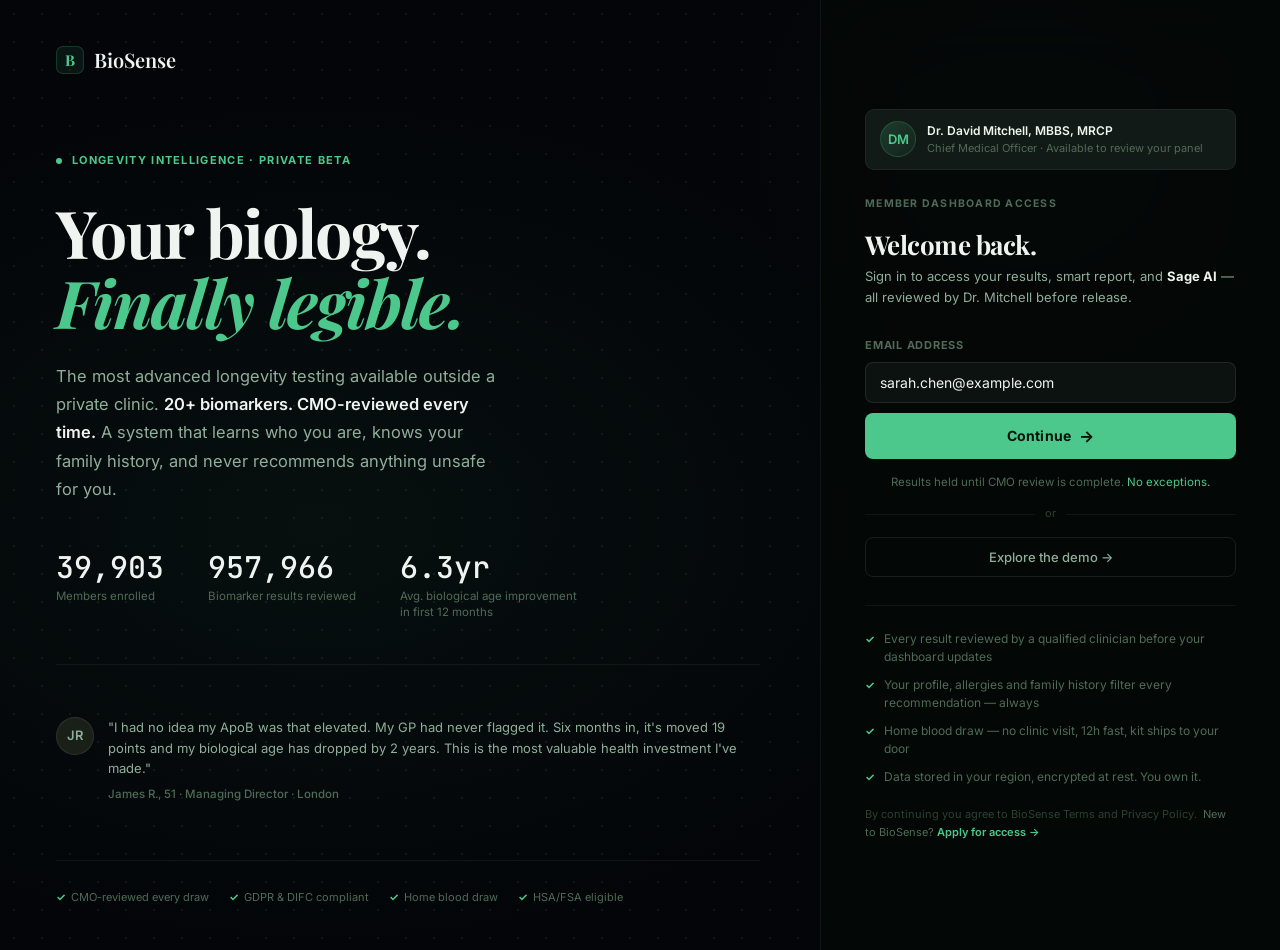
<file: index.html>
<!DOCTYPE html>
<html lang="en">
<head>
<meta charset="utf-8"/>
<meta name="viewport" content="width=device-width,initial-scale=1"/>
<title>BioSense — Longevity Intelligence</title>
<link rel="preconnect" href="https://fonts.googleapis.com"/>
<link href="https://fonts.googleapis.com/css2?family=Inter:wght@400;500;600;700&family=Playfair+Display:ital,wght@0,500;0,600;0,700;1,500;1,600&family=JetBrains+Mono:wght@400;500&display=swap" rel="stylesheet"/>
<style>
/* ── Tokens ──────────────────────────────────────────────────────── */
:root{
  --bg:#030508;--s1:#0c1210;--s2:#111a16;--s3:#192018;--s4:#1e2920;
  --b0:rgba(255,255,255,.055);--b1:rgba(255,255,255,.09);--b2:rgba(255,255,255,.15);
  --t1:#eff4f0;--t2:#90ae9a;--t3:#4f6b57;--t4:#2c4132;
  --a:#4dc88c;--a-dim:#3ba870;--a-bg:rgba(77,200,140,.09);--a-ring:rgba(77,200,140,.2);
  /* 5-level status — non-alarming vocabulary */
  --opt:#4dc88c;--opt-bg:rgba(77,200,140,.08);
  --near:#40b0b0;--near-bg:rgba(64,176,176,.08);
  --attn:#c89840;--attn-bg:rgba(200,152,64,.08);
  --oor:#c07040;--oor-bg:rgba(192,112,64,.09);
  --urg:#c05050;--urg-bg:rgba(192,80,80,.09);
  /* system colours */
  --c-cardio:#c07070;--c-meta:#c09040;--c-inflam:#b07a40;
  --c-hormone:#8870c0;--c-nutr:#4dc88c;--c-thyroid:#55b5a0;--c-immune:#5590d0;
  --font:'Inter',system-ui,sans-serif;
  --serif:'Playfair Display',Georgia,serif;
  --mono:'JetBrains Mono','SF Mono',monospace;
  --ease:cubic-bezier(.16,1,.3,1);
}
*{box-sizing:border-box;margin:0;padding:0}
html,body{font-family:var(--font);background:var(--bg);color:var(--t1);font-size:14px;line-height:1.6;-webkit-font-smoothing:antialiased;overflow-x:hidden}
button{cursor:pointer;font-family:inherit}input,textarea{font-family:inherit}

/* ══════════════════════════════════════════════════════════════════
   LOGIN / LANDING
══════════════════════════════════════════════════════════════════ */
#login-screen{min-height:100vh;display:grid;grid-template-columns:1fr 460px;position:relative;overflow:hidden;}
@media(max-width:900px){#login-screen{grid-template-columns:1fr;}}
#login-screen::before{
  content:'';position:absolute;inset:0;pointer-events:none;
  background:radial-gradient(ellipse 80% 70% at 25% 55%,rgba(77,200,140,.05),transparent 65%),
             radial-gradient(ellipse 40% 50% at 80% 15%,rgba(90,130,200,.04),transparent 55%);
}
/* dot grid background */
#login-screen::after{
  content:'';position:absolute;inset:0;pointer-events:none;opacity:.18;
  background-image:radial-gradient(circle,rgba(255,255,255,.35) 1px,transparent 1px);
  background-size:28px 28px;
}

/* ── Left panel ──────────────────────────────────────────────────── */
.lp-left{padding:44px 60px 44px 56px;display:flex;flex-direction:column;position:relative;z-index:1;}
.lp-wordmark{display:flex;align-items:center;gap:10px;margin-bottom:auto;}
.lp-wordmark-logo{width:28px;height:28px;border-radius:7px;background:var(--a-bg);border:1px solid var(--a-ring);display:flex;align-items:center;justify-content:center;font-family:var(--serif);font-size:15px;font-weight:700;color:var(--a);}
.lp-wordmark-name{font-family:var(--serif);font-size:20px;font-weight:600;color:var(--t1);}

.lp-hero{margin:auto 0;padding:72px 0 56px;}
.lp-eyebrow{display:inline-flex;align-items:center;gap:10px;font-size:11px;font-weight:700;letter-spacing:.12em;text-transform:uppercase;color:var(--a);margin-bottom:28px;}
.lp-eyebrow-dot{width:6px;height:6px;border-radius:50%;background:var(--a);animation:pulse 2s infinite;}

.lp-headline{font-family:var(--serif);font-size:clamp(42px,6vw,66px);font-weight:700;letter-spacing:-.025em;line-height:1.06;color:var(--t1);margin-bottom:24px;}
.lp-headline em{font-style:italic;color:var(--a);}

.lp-subline{font-size:16.5px;color:var(--t2);max-width:44ch;line-height:1.72;margin-bottom:48px;font-weight:400;}
.lp-subline strong{color:var(--t1);font-weight:600;}

/* stats */
.lp-stats{display:flex;gap:44px;flex-wrap:wrap;margin-bottom:52px;padding-bottom:44px;border-bottom:1px solid var(--b0);}
.lp-stat-val{font-family:var(--mono);font-size:30px;font-weight:500;font-variant-numeric:tabular-nums;color:var(--t1);line-height:1;}
.lp-stat-lbl{font-size:11.5px;color:var(--t3);margin-top:6px;line-height:1.4;}

/* testimonial */
.lp-testi{display:flex;gap:14px;align-items:flex-start;}
.lp-testi-avatar{width:38px;height:38px;border-radius:50%;background:var(--s3);border:1px solid var(--b1);flex-shrink:0;display:flex;align-items:center;justify-content:center;font-size:13px;font-weight:600;color:var(--t2);}
.lp-testi-body{font-size:13px;color:var(--t2);line-height:1.6;}
.lp-testi-name{font-size:11.5px;color:var(--t3);margin-top:6px;font-weight:500;}

/* bottom trust strip */
.lp-trust-strip{display:flex;align-items:center;gap:20px;flex-wrap:wrap;margin-top:auto;padding-top:28px;border-top:1px solid var(--b0);}
.lp-trust-item{font-size:11px;color:var(--t3);display:flex;align-items:center;gap:5px;}
.lp-trust-item::before{content:'✓';color:var(--a);font-weight:700;}

/* ── Right panel — form ───────────────────────────────────────────── */
.lp-right{
  padding:44px 44px;display:flex;flex-direction:column;justify-content:center;
  position:relative;z-index:1;
  border-left:1px solid var(--b0);
  background:rgba(5,8,6,.75);backdrop-filter:blur(40px);
}
.login-card{max-width:380px;width:100%;}

.login-cmo{
  display:flex;align-items:center;gap:11px;
  background:var(--s2);border:1px solid var(--b0);border-radius:9px;
  padding:11px 14px;margin-bottom:26px;
}
.login-cmo-av{
  width:36px;height:36px;border-radius:50%;
  background:linear-gradient(135deg,rgba(77,200,140,.2),rgba(77,200,140,.05));
  border:1px solid var(--a-ring);
  display:flex;align-items:center;justify-content:center;
  font-size:13px;font-weight:600;color:var(--a);flex-shrink:0;
}
.login-cmo-body{font-size:12px;}
.login-cmo-name{font-weight:600;color:var(--t1);}
.login-cmo-role{color:var(--t3);font-size:11px;}

.login-eyebrow{font-size:10.5px;font-weight:700;letter-spacing:.12em;text-transform:uppercase;color:var(--t3);margin-bottom:16px;}
.login-title{font-family:var(--serif);font-size:26px;font-weight:700;letter-spacing:-.02em;color:var(--t1);margin-bottom:6px;line-height:1.2;}
.login-sub{font-size:13px;color:var(--t2);margin-bottom:30px;line-height:1.6;}
.login-sub strong{color:var(--t1);}

.fl{font-size:11px;font-weight:700;letter-spacing:.07em;text-transform:uppercase;color:var(--t3);display:block;margin-bottom:7px;}
.inp{width:100%;padding:11px 14px;background:var(--s1);border:1px solid var(--b1);border-radius:8px;color:var(--t1);font-size:14px;outline:none;transition:border-color 180ms;margin-bottom:10px;}
.inp:focus{border-color:var(--a-ring);}
.inp::placeholder{color:var(--t4);}

.login-btn{
  width:100%;padding:13px 20px;background:var(--a);color:#02130a;
  font-size:14px;font-weight:700;border:none;border-radius:8px;margin-bottom:14px;
  display:flex;align-items:center;justify-content:center;gap:8px;
  transition:filter 150ms,transform 120ms;letter-spacing:.01em;
}
.login-btn:hover{filter:brightness(1.06);}
.login-btn:active{transform:scale(.98);}
.login-btn .arr{font-size:16px;transition:transform 200ms;}
.login-btn:hover .arr{transform:translateX(3px);}

.login-risk{font-size:11.5px;color:var(--t3);text-align:center;margin-bottom:14px;}
.login-risk span{color:var(--a);}

.login-div{display:flex;align-items:center;gap:10px;font-size:11px;color:var(--t4);margin:14px 0;}
.login-div::before,.login-div::after{content:'';flex:1;height:1px;background:var(--b0);}

.login-demo{
  width:100%;padding:11px 20px;background:transparent;color:var(--t2);
  font-size:13px;font-weight:500;border:1px solid var(--b1);border-radius:8px;
  transition:border-color 150ms,color 150ms;
}
.login-demo:hover{border-color:var(--b2);color:var(--t1);}

.login-proof{
  display:flex;flex-direction:column;gap:10px;
  margin-top:28px;padding-top:24px;border-top:1px solid var(--b0);
}
.lp-item{font-size:12px;color:var(--t3);display:flex;gap:9px;align-items:baseline;line-height:1.5;}
.lp-item::before{content:'✓';color:var(--a);font-weight:700;font-size:11px;flex-shrink:0;}

.login-foot{margin-top:auto;padding-top:20px;font-size:11px;color:var(--t4);line-height:1.6;}

/* ── Fade overlay ─────────────────────────────────────────────────── */
#fade{position:fixed;inset:0;background:var(--bg);opacity:0;pointer-events:none;z-index:9999;transition:opacity .5s ease;}
#fade.in{opacity:1;pointer-events:all;}

/* ══════════════════════════════════════════════════════════════════
   APP
══════════════════════════════════════════════════════════════════ */
#app-screen{display:none;opacity:0;transition:opacity .5s ease;}
#app-screen.visible{display:grid;grid-template-columns:220px 1fr;}
@media(max-width:800px){#app-screen.visible{grid-template-columns:1fr;}}

/* ── Sidebar ──────────────────────────────────────────────────────── */
.sidebar{
  background:var(--s1);border-right:1px solid var(--b0);
  padding:20px 12px 40px;position:sticky;top:0;height:100vh;
  overflow-y:auto;display:flex;flex-direction:column;gap:0;
}
.sb-brand{display:flex;align-items:center;gap:9px;padding:4px 8px 18px;}
.sb-logo{width:28px;height:28px;border-radius:7px;background:var(--a-bg);border:1px solid var(--a-ring);display:flex;align-items:center;justify-content:center;font-family:var(--serif);font-size:14px;font-weight:700;color:var(--a);}
.sb-name{font-family:var(--serif);font-size:17px;font-weight:600;color:var(--t1);}

.sb-user{
  margin:0 8px 16px;padding:11px 12px;border-radius:10px;
  background:var(--s2);border:1px solid var(--b0);display:flex;align-items:center;gap:10px;
}
.sb-avatar{width:30px;height:30px;border-radius:50%;background:linear-gradient(135deg,var(--a-bg),var(--s3));border:1px solid var(--a-ring);display:flex;align-items:center;justify-content:center;font-size:12px;font-weight:600;color:var(--a);flex-shrink:0;}
.sb-uname{font-size:12.5px;font-weight:500;color:var(--t1);}
.sb-utag{font-size:11px;color:var(--t3);}

.nav-sec{font-size:10px;font-weight:700;letter-spacing:.12em;text-transform:uppercase;color:var(--t4);padding:12px 8px 4px;}
.nav-item{display:flex;align-items:center;gap:9px;padding:8px 10px;border-radius:7px;color:var(--t2);font-size:13px;font-weight:400;cursor:pointer;border:none;background:none;width:100%;text-align:left;transition:background 100ms,color 100ms;position:relative;}
.nav-item:hover{background:rgba(255,255,255,.035);color:var(--t1);}
.nav-item.on{background:var(--a-bg);color:var(--a);font-weight:500;}
.ni{width:14px;text-align:center;font-size:10px;flex-shrink:0;opacity:.6;}
.nav-item.on .ni{opacity:1;}
.nav-pulse{width:5px;height:5px;border-radius:50%;background:var(--a);position:absolute;right:10px;animation:pulse 2s infinite;}
@keyframes pulse{0%,100%{opacity:1;transform:scale(1)}50%{opacity:.5;transform:scale(.8)}}

.sb-cmo{
  margin:auto 8px 0;padding:11px 12px;
  border-radius:10px;background:var(--s2);border:1px solid var(--b0);
  font-size:12px;
}
.sb-cmo-label{font-size:10px;font-weight:700;letter-spacing:.08em;text-transform:uppercase;color:var(--t4);margin-bottom:8px;}
.sb-cmo-row{display:flex;align-items:center;gap:9px;}
.sb-cmo-av{width:26px;height:26px;border-radius:50%;background:rgba(77,200,140,.12);border:1px solid var(--a-ring);display:flex;align-items:center;justify-content:center;font-size:10px;font-weight:600;color:var(--a);flex-shrink:0;}
.sb-cmo-name{font-weight:500;color:var(--t1);font-size:12px;}
.sb-cmo-role{font-size:10.5px;color:var(--t3);}
.sb-cmo-dot{width:6px;height:6px;border-radius:50%;background:var(--opt);margin-top:2px;}

/* ── Main content ─────────────────────────────────────────────────── */
.content{padding:36px 40px 80px;max-width:980px;}
@media(max-width:880px){.content{padding:24px 18px 60px;}}

/* ── Page header ──────────────────────────────────────────────────── */
.pg-title{font-family:var(--serif);font-size:clamp(22px,3vw,30px);font-weight:700;letter-spacing:-.02em;line-height:1.12;color:var(--t1);margin-bottom:5px;}
.pg-sub{font-size:13px;color:var(--t2);max-width:60ch;margin-bottom:28px;}
.section-label{font-size:10.5px;font-weight:700;letter-spacing:.09em;text-transform:uppercase;color:var(--t3);margin-bottom:12px;}

/* ── Banner ───────────────────────────────────────────────────────── */
.banner{display:flex;align-items:center;gap:14px;background:var(--s2);border:1px solid var(--b0);border-left:3px solid var(--a);border-radius:10px;padding:14px 16px;margin-bottom:28px;}
.banner-icon{width:34px;height:34px;border-radius:50%;background:var(--a-bg);border:1px solid var(--a-ring);display:flex;align-items:center;justify-content:center;font-size:14px;flex-shrink:0;}
.banner-body{flex:1;}
.banner-title{font-weight:600;color:var(--t1);margin-bottom:2px;font-size:13.5px;}
.banner-sub{font-size:12px;color:var(--t2);}
.banner-act{font-size:12px;color:var(--a);font-weight:600;white-space:nowrap;cursor:pointer;flex-shrink:0;}

/* ── Cards ────────────────────────────────────────────────────────── */
.card{background:var(--s1);border:1px solid var(--b0);border-radius:11px;padding:20px 22px;}
.card-flush{padding:0;overflow:hidden;}
.card-label{font-size:10px;font-weight:700;letter-spacing:.09em;text-transform:uppercase;color:var(--t3);margin-bottom:12px;}

/* ── Stat ─────────────────────────────────────────────────────────── */
.stat-n{font-family:var(--mono);font-size:30px;font-weight:500;font-variant-numeric:tabular-nums;color:var(--t1);line-height:1;}
.stat-n.a{color:var(--a);}
.stat-n.w{color:var(--attn);}
.stat-sub{font-size:12px;color:var(--t2);margin-top:5px;}

/* ── Grids ────────────────────────────────────────────────────────── */
.grid{display:grid;gap:14px;}
.g2{grid-template-columns:repeat(2,1fr);}
.g3{grid-template-columns:repeat(3,1fr);}
.g4{grid-template-columns:repeat(4,1fr);}
@media(max-width:860px){.g2,.g3,.g4{grid-template-columns:1fr;}}
@media(min-width:600px) and (max-width:860px){.g2{grid-template-columns:repeat(2,1fr);}}

/* ── System score ─────────────────────────────────────────────────── */
.sys-card{background:var(--s1);border:1px solid var(--b0);border-top:2px solid;border-radius:11px;padding:16px 17px 14px;cursor:pointer;transition:background 120ms;}
.sys-card:hover{background:var(--s2);}
.sys-score{font-family:var(--mono);font-size:26px;font-weight:500;font-variant-numeric:tabular-nums;line-height:1;margin-bottom:3px;}
.sys-label{font-size:10px;font-weight:700;letter-spacing:.08em;text-transform:uppercase;color:var(--t3);margin-bottom:6px;}
.prog{height:2px;background:rgba(255,255,255,.06);border-radius:999px;margin-top:10px;overflow:hidden;}
.prog-b{height:100%;border-radius:999px;transition:width 1s var(--ease);}

/* ── THREE-ZONE Range bar ─────────────────────────────────────────── */
.rb-wrap{margin:7px 0 3px;}
.rb-track{position:relative;height:5px;border-radius:999px;background:rgba(255,255,255,.05);}
.rb-ref{position:absolute;height:100%;border-radius:999px;background:rgba(255,255,255,.09);}
.rb-opt{position:absolute;height:100%;border-radius:999px;background:rgba(77,200,140,.28);}
.rb-pin{
  position:absolute;top:50%;transform:translate(-50%,-50%);
  width:10px;height:10px;border-radius:50%;
  border:1.5px solid #fff;box-shadow:0 0 0 2px rgba(0,0,0,.6);
  transition:left .4s var(--ease);z-index:1;
}
.rb-labels{display:flex;justify-content:space-between;margin-top:5px;}
.rb-lbl{font-size:9.5px;color:var(--t4);font-family:var(--mono);font-variant-numeric:tabular-nums;}
.rb-lbl-mid{font-size:9.5px;color:var(--a);opacity:.7;}

/* ── Table ────────────────────────────────────────────────────────── */
.tbl{width:100%;border-collapse:collapse;}
.tbl th{font-size:10px;font-weight:700;letter-spacing:.08em;text-transform:uppercase;color:var(--t3);padding:11px 16px;border-bottom:1px solid var(--b0);text-align:left;white-space:nowrap;}
.tbl td{padding:12px 16px;border-bottom:1px solid rgba(255,255,255,.035);vertical-align:middle;font-size:13px;}
.tbl tr:last-child td{border-bottom:none;}
.tbl tbody tr:hover td{background:rgba(255,255,255,.018);}
.mono{font-family:var(--mono);font-variant-numeric:tabular-nums;}
.unit{font-size:10px;color:var(--t3);margin-left:2px;}
.pos{color:var(--opt);font-family:var(--mono);font-size:12px;font-weight:500;}
.neg{color:var(--urg);font-family:var(--mono);font-size:12px;font-weight:500;}
.neu{color:var(--t3);font-family:var(--mono);font-size:12px;}

/* ── 5-level badges ───────────────────────────────────────────────── */
.badge{display:inline-flex;align-items:center;font-size:10px;font-weight:700;letter-spacing:.04em;padding:2px 7px;border-radius:4px;text-transform:uppercase;}
.b-opt{background:var(--opt-bg);color:var(--opt);}
.b-near{background:var(--near-bg);color:var(--near);}
.b-attn{background:var(--attn-bg);color:var(--attn);}
.b-oor{background:var(--oor-bg);color:var(--oor);}
.b-urg{background:var(--urg-bg);color:var(--urg);}

/* ── Sparkline ────────────────────────────────────────────────────── */
.spark{width:60px;height:20px;flex-shrink:0;}

/* ── Buttons ──────────────────────────────────────────────────────── */
.btn{display:inline-flex;align-items:center;justify-content:center;gap:8px;font-size:13px;font-weight:500;padding:8px 16px;border-radius:8px;border:none;cursor:pointer;transition:all 120ms var(--ease);}
.btn-p{background:var(--a);color:#02130a;font-weight:600;}
.btn-p:hover{filter:brightness(1.06);}
.btn-g{background:transparent;border:1px solid var(--b1);color:var(--t1);}
.btn-g:hover{background:var(--s2);border-color:var(--b2);}
.btn-s{background:var(--s2);border:1px solid var(--b0);color:var(--t2);font-size:12px;padding:6px 12px;}
.btn-s:hover{color:var(--t1);border-color:var(--b1);}
.w-full{width:100%;}

/* ── Quick chips ──────────────────────────────────────────────────── */
.chip{display:inline-flex;align-items:center;font-size:12px;font-weight:500;padding:6px 12px;border-radius:20px;border:1px solid var(--b0);background:var(--s2);color:var(--t2);cursor:pointer;transition:all 120ms;}
.chip:hover{border-color:var(--a-ring);color:var(--a);}
.chips{display:flex;flex-wrap:wrap;gap:8px;margin-bottom:18px;}

/* ── Text inputs ──────────────────────────────────────────────────── */
.field{width:100%;padding:9px 12px;background:var(--s2);border:1px solid var(--b0);border-radius:8px;color:var(--t1);font-size:13.5px;outline:none;transition:border-color 150ms;}
.field:focus{border-color:var(--a-ring);}
textarea.field{min-height:70px;resize:vertical;}
.f-lbl{font-size:10.5px;font-weight:700;letter-spacing:.08em;text-transform:uppercase;color:var(--t3);display:block;margin-bottom:6px;}

/* ── Tags ─────────────────────────────────────────────────────────── */
.tag-row{display:flex;flex-wrap:wrap;gap:6px;margin-bottom:10px;}
.tag{font-size:11.5px;padding:3px 9px;border-radius:4px;background:var(--s2);border:1px solid var(--b0);color:var(--t2);}
.t-r{border-color:rgba(192,80,80,.3);color:var(--urg);}
.t-g{border-color:rgba(77,200,140,.25);color:var(--opt);}
.t-a{border-color:rgba(200,152,64,.3);color:var(--attn);}

/* ── Chat ─────────────────────────────────────────────────────────── */
.chat-shell{border:1px solid var(--b0);border-radius:12px;background:var(--s1);display:flex;flex-direction:column;height:540px;overflow:hidden;}
.chat-head{padding:14px 18px;border-bottom:1px solid var(--b0);display:flex;align-items:center;gap:11px;}
.chat-head-av{width:32px;height:32px;border-radius:50%;background:var(--a-bg);border:1px solid var(--a-ring);display:flex;align-items:center;justify-content:center;font-size:13px;font-weight:700;color:var(--a);}
.chat-head-name{font-weight:600;font-size:13.5px;color:var(--t1);}
.chat-head-role{font-size:11px;color:var(--t3);}
.online-dot{width:6px;height:6px;border-radius:50%;background:var(--opt);margin-left:auto;box-shadow:0 0 5px rgba(77,200,140,.5);}
.chat-msgs{flex:1;overflow-y:auto;padding:18px;display:flex;flex-direction:column;gap:12px;scrollbar-width:thin;scrollbar-color:var(--s3) transparent;}
.msg{max-width:82%;padding:11px 14px;border-radius:10px;font-size:13px;line-height:1.58;}
.msg-a{align-self:flex-start;background:var(--s2);border:1px solid var(--b0);color:var(--t1);}
.msg-u{align-self:flex-end;background:var(--a-bg);border:1px solid var(--a-ring);color:var(--t1);}
.typing-dot{display:inline-flex;gap:4px;align-items:center;}
.typing-dot span{width:5px;height:5px;border-radius:50%;background:var(--t3);animation:blink .9s ease infinite;}
.typing-dot span:nth-child(2){animation-delay:.2s;}.typing-dot span:nth-child(3){animation-delay:.4s;}
@keyframes blink{0%,80%,100%{opacity:.2;transform:scale(.75)}40%{opacity:1;transform:scale(1)}}
.chat-bar{display:flex;gap:8px;padding:12px 14px;border-top:1px solid var(--b0);background:var(--bg);}
.chat-in{flex:1;padding:10px 13px;background:var(--s1);border:1px solid var(--b0);border-radius:8px;color:var(--t1);font-size:13px;outline:none;}
.chat-in:focus{border-color:var(--a-ring);}

/* ── Insight ──────────────────────────────────────────────────────── */
.insight{background:var(--s2);border:1px solid var(--b0);border-left:3px solid var(--a);border-radius:0 10px 10px 0;padding:14px 17px;font-size:13px;color:var(--t2);line-height:1.68;}
.insight strong{color:var(--t1);font-weight:600;}

/* ── Plans ────────────────────────────────────────────────────────── */
.plan{background:var(--s1);border:1px solid var(--b0);border-radius:12px;padding:28px 24px;}
.plan.best{border-color:var(--a-ring);}
.plan-badge{display:inline-block;font-size:9.5px;font-weight:700;letter-spacing:.08em;text-transform:uppercase;color:var(--a);background:var(--a-bg);border:1px solid var(--a-ring);border-radius:4px;padding:3px 8px;margin-bottom:14px;}
.plan-tier{font-size:10.5px;font-weight:700;letter-spacing:.09em;text-transform:uppercase;color:var(--t3);margin-bottom:8px;}
.plan-price{font-family:var(--mono);font-size:32px;font-weight:500;font-variant-numeric:tabular-nums;color:var(--t1);margin-bottom:4px;}
.plan-feats{list-style:none;margin:18px 0;display:flex;flex-direction:column;gap:10px;}
.plan-feats li{font-size:13px;color:var(--t2);display:flex;gap:8px;align-items:baseline;}
.plan-feats li::before{content:'✓';color:var(--a);font-weight:700;font-size:11px;flex-shrink:0;}

/* ── Timeline ─────────────────────────────────────────────────────── */
.tl{padding-left:18px;border-left:1px solid var(--b0);}
.tl-item{position:relative;padding-bottom:24px;}
.tl-item:last-child{padding-bottom:0;}
.tl-item::before{content:'';position:absolute;left:-22px;top:5px;width:7px;height:7px;border-radius:50%;background:var(--a);border:1.5px solid var(--bg);}
.tl-date{font-size:10.5px;color:var(--t3);letter-spacing:.04em;margin-bottom:4px;font-weight:700;}
.tl-text{font-size:13px;color:var(--t2);line-height:1.6;}

/* ── Contribution waterfall ───────────────────────────────────────── */
.wf-row{display:flex;align-items:center;gap:10px;padding:7px 0;font-size:12.5px;}
.wf-name{width:130px;flex-shrink:0;color:var(--t2);white-space:nowrap;overflow:hidden;text-overflow:ellipsis;}
.wf-bar-wrap{flex:1;position:relative;height:10px;}
.wf-bar-bg{position:absolute;inset:0;background:rgba(255,255,255,.04);border-radius:2px;}
.wf-bar{position:absolute;top:0;height:100%;border-radius:2px;transition:width .8s var(--ease);}
.wf-val{width:72px;flex-shrink:0;text-align:right;font-family:var(--mono);font-size:11.5px;font-variant-numeric:tabular-nums;}

/* ── Matrix ───────────────────────────────────────────────────────── */
.matrix{display:grid;grid-template-columns:1fr 1fr;gap:12px;}
@media(max-width:640px){.matrix{grid-template-columns:1fr;}}
.m-cell{background:var(--s2);border:1px solid var(--b0);border-radius:9px;padding:14px;}
.m-label{font-size:10px;font-weight:700;letter-spacing:.09em;text-transform:uppercase;color:var(--t3);margin-bottom:10px;}
.m-item{display:flex;align-items:flex-start;gap:8px;padding:5px 0;border-bottom:1px solid var(--b0);font-size:12.5px;color:var(--t2);}
.m-item:last-child{border-bottom:none;}
.m-dot{width:6px;height:6px;border-radius:50%;flex-shrink:0;margin-top:5px;}

/* ── Alert blocks ─────────────────────────────────────────────────── */
.al-ok{background:var(--opt-bg);border:1px solid rgba(77,200,140,.18);border-radius:10px;padding:13px 16px;margin-bottom:12px;}
.al-w{background:var(--attn-bg);border:1px solid rgba(200,152,64,.2);border-radius:10px;padding:13px 16px;margin-bottom:12px;}

/* ── Entrance animation ───────────────────────────────────────────── */
@keyframes fadeUp{from{opacity:0;transform:translateY(14px)}to{opacity:1;transform:translateY(0)}}
.fade-up{opacity:0;animation:fadeUp 380ms var(--ease) forwards;}

/* ── Notification feed ────────────────────────────────────────────── */
.nf-item{display:flex;align-items:flex-start;gap:12px;padding:12px 0;border-bottom:1px solid var(--b0);}
.nf-item:last-child{border-bottom:none;}
.nf-dot{width:7px;height:7px;border-radius:50%;flex-shrink:0;margin-top:5px;}
.nf-body{font-size:12.5px;color:var(--t2);line-height:1.55;}
.nf-date{font-size:11px;color:var(--t4);margin-top:3px;}

/* ── Split waterfall ──────────────────────────────────────────────── */
.wf-split{display:grid;grid-template-columns:1fr 1fr;gap:0 20px;}
.wf-col-hd{font-size:10px;font-weight:700;letter-spacing:.08em;text-transform:uppercase;margin-bottom:8px;}
.wf-split .wf-name{width:90px;}
.wf-split .wf-val{width:52px;}

/* ── First-optimal badge ──────────────────────────────────────────── */
.first-opt{display:inline-flex;align-items:center;gap:4px;font-size:10px;font-weight:700;color:var(--a);background:var(--a-bg);border:1px solid var(--a-ring);border-radius:4px;padding:1px 6px;margin-left:6px;}

/* ── Misc ─────────────────────────────────────────────────────────── */
.divider{height:1px;background:var(--b0);}
.mb-4{margin-bottom:14px;}.mb-5{margin-bottom:18px;}.mb-6{margin-bottom:24px;}.mb-7{margin-bottom:32px;}
.mt-4{margin-top:14px;}.mt-5{margin-top:18px;}.mt-6{margin-top:24px;}
.flex-between{display:flex;justify-content:space-between;align-items:center;}
.disclaimer{font-size:11px;color:var(--t4);margin-top:32px;padding-top:18px;border-top:1px solid var(--b0);line-height:1.7;}
::-webkit-scrollbar{width:4px;}::-webkit-scrollbar-thumb{background:var(--s3);border-radius:2px;}
</style>
</head>
<body>

<div id="fade"></div>

<!-- ════════════════ LOGIN ════════════════ -->
<div id="login-screen">
  <div class="lp-left">
    <div class="lp-wordmark">
      <div class="lp-wordmark-logo">B</div>
      <div class="lp-wordmark-name">BioSense</div>
    </div>

    <div class="lp-hero">
      <div class="lp-eyebrow"><div class="lp-eyebrow-dot"></div>Longevity intelligence · Private beta</div>
      <h1 class="lp-headline">Your biology.<br><em>Finally legible.</em></h1>
      <p class="lp-subline">
        The most advanced longevity testing available outside a private clinic.
        <strong>20+ biomarkers. CMO-reviewed every time.</strong> A system that
        learns who you are, knows your family history, and never recommends
        anything unsafe for you.
      </p>

      <div class="lp-stats">
        <div>
          <div class="lp-stat-val" id="cnt-m">0</div>
          <div class="lp-stat-lbl">Members enrolled</div>
        </div>
        <div>
          <div class="lp-stat-val" id="cnt-b">0</div>
          <div class="lp-stat-lbl">Biomarker results reviewed</div>
        </div>
        <div>
          <div class="lp-stat-val" id="cnt-a">0yr</div>
          <div class="lp-stat-lbl">Avg. biological age improvement<br>in first 12 months</div>
        </div>
      </div>

      <div class="lp-testi">
        <div class="lp-testi-avatar">JR</div>
        <div>
          <div class="lp-testi-body">"I had no idea my ApoB was that elevated. My GP had never flagged it. Six months in, it's moved 19 points and my biological age has dropped by 2 years. This is the most valuable health investment I've made."</div>
          <div class="lp-testi-name">James R., 51 · Managing Director · London</div>
        </div>
      </div>
    </div>

    <div class="lp-trust-strip">
      <div class="lp-trust-item">CMO-reviewed every draw</div>
      <div class="lp-trust-item">GDPR &amp; DIFC compliant</div>
      <div class="lp-trust-item">Home blood draw</div>
      <div class="lp-trust-item">HSA/FSA eligible</div>
    </div>
  </div>

  <!-- Form card -->
  <div class="lp-right">
    <div class="login-card">
      <!-- CMO identity -->
      <div class="login-cmo">
        <div class="login-cmo-av">DM</div>
        <div class="login-cmo-body">
          <div class="login-cmo-name">Dr. David Mitchell, MBBS, MRCP</div>
          <div class="login-cmo-role">Chief Medical Officer · Available to review your panel</div>
        </div>
      </div>

      <div class="login-eyebrow">Member dashboard access</div>
      <h2 class="login-title">Welcome back.</h2>
      <p class="login-sub">Sign in to access your results, smart report, and <strong>Sage AI</strong> — all reviewed by Dr. Mitchell before release.</p>

      <label class="fl" for="e-inp">Email address</label>
      <input class="inp" id="e-inp" type="email" placeholder="name@example.com" value="sarah.chen@example.com" autocomplete="email"/>

      <button class="login-btn" id="btn-login">Continue <span class="arr">→</span></button>

      <div class="login-risk">Results held until CMO review is complete. <span>No exceptions.</span></div>

      <div class="login-div">or</div>
      <button class="login-demo" id="btn-demo">Explore the demo →</button>

      <div class="login-proof">
        <div class="lp-item">Every result reviewed by a qualified clinician before your dashboard updates</div>
        <div class="lp-item">Your profile, allergies and family history filter every recommendation — always</div>
        <div class="lp-item">Home blood draw — no clinic visit, 12h fast, kit ships to your door</div>
        <div class="lp-item">Data stored in your region, encrypted at rest. You own it.</div>
      </div>

      <div class="login-foot">
        By continuing you agree to BioSense Terms and Privacy Policy.&nbsp;
        <span style="color:var(--t3)">New to BioSense?</span>
        <span style="color:var(--a);cursor:pointer;font-weight:600"> Apply for access →</span>
      </div>
    </div>
  </div>
</div>

<!-- ════════════════ APP ════════════════ -->
<div id="app-screen">
  <nav class="sidebar">
    <div class="sb-brand">
      <div class="sb-logo">B</div>
      <div class="sb-name">BioSense</div>
    </div>

    <div class="sb-user">
      <div class="sb-avatar" id="sb-av">S</div>
      <div>
        <div class="sb-uname" id="sb-nm">Sarah Chen</div>
        <!-- updated by profile save -->
        <div class="sb-utag">Longevity member · Oct 2025</div>
      </div>
    </div>

    <div class="nav-sec">Overview</div>
    <button class="nav-item on" data-r="dashboard"><span class="ni">▪</span>Dashboard</button>
    <button class="nav-item" data-r="journey"><span class="ni">↑</span>Healthspan journey</button>

    <div class="nav-sec">Results</div>
    <button class="nav-item" data-r="biomarkers"><span class="ni">◇</span>Biomarkers</button>
    <button class="nav-item" data-r="compare"><span class="ni">↔</span>Compare draws</button>

    <div class="nav-sec">Intelligence</div>
    <button class="nav-item" data-r="reports"><span class="ni">≡</span>Smart report <div class="nav-pulse"></div></button>
    <button class="nav-item" data-r="agent"><span class="ni">◉</span>Sage AI</button>

    <div class="nav-sec">Account</div>
    <button class="nav-item" data-r="profile"><span class="ni">○</span>Profile &amp; goals</button>
    <button class="nav-item" data-r="membership"><span class="ni">◆</span>Membership</button>
    <button class="nav-item" data-r="ops"><span class="ni">!</span>Sample integrity</button>

    <!-- CMO identity in sidebar -->
    <div class="sb-cmo">
      <div class="sb-cmo-label">Your clinician</div>
      <div class="sb-cmo-row">
        <div class="sb-cmo-av">DM</div>
        <div>
          <div class="sb-cmo-name">Dr. D. Mitchell</div>
          <div class="sb-cmo-role">CMO · MBBS, MRCP</div>
        </div>
        <div class="sb-cmo-dot" title="Available"></div>
      </div>
    </div>
  </nav>
  <main class="content" id="content"></main>
</div>

<script>
/* ── Profile ────────────────────────────────────────────────────── */
const P = Object.assign({
  name:'Sarah',age:48,
  allergies:['Penicillin','Tree nuts (mild)'],
  conditions:['Father: cardiovascular disease at 55','Mother: breast cancer at 62'],
  lifestyle:'Non-smoker. 4 units alcohol/week. 6.5h average sleep. Desk-based. 30-min daily walk.',
  objectives:['Reduce cardiovascular risk given family history','Extend healthspan past 85','Improve sleep quality','Maintain cognitive function long-term'],
}, JSON.parse(localStorage.getItem('bs_p5')||'null')||{});

/* ── Biomarker data ──────────────────────────────────────────────── */
/* lb=true: lower is better. ref=lab reference, opt=longevity optimal */
const BM=[
  {k:'apob',    n:'ApoB',              sys:'cardio',    u:'mg/dL',  rMin:0,  rMax:130, oMin:0,  oMax:70,  d1:108, d2:91,  lb:true, wfAge:+1.4},
  {k:'ldlc',    n:'LDL-C',             sys:'cardio',    u:'mg/dL',  rMin:0,  rMax:100, oMin:0,  oMax:70,  d1:132, d2:108, lb:true, wfAge:+0.9},
  {k:'hdlc',    n:'HDL-C',             sys:'cardio',    u:'mg/dL',  rMin:50, rMax:100, oMin:70, oMax:100, d1:58,  d2:65,  lb:false,wfAge:-0.4},
  {k:'lpa',     n:'Lp(a)',             sys:'cardio',    u:'nmol/L', rMin:0,  rMax:75,  oMin:0,  oMax:30,  d1:55,  d2:53,  lb:true, wfAge:+0.3},
  {k:'hscrp',   n:'hs-CRP',            sys:'inflam',    u:'mg/L',   rMin:0,  rMax:3,   oMin:0,  oMax:1,   d1:2.4, d2:1.1, lb:true, wfAge:-0.7},
  {k:'il6',     n:'IL-6',              sys:'inflam',    u:'pg/mL',  rMin:0,  rMax:7,   oMin:0,  oMax:2,   d1:4.1, d2:2.8, lb:true, wfAge:+0.2},
  {k:'omega3',  n:'Omega-3 Index',     sys:'inflam',    u:'%',      rMin:4,  rMax:12,  oMin:8,  oMax:12,  d1:4.8, d2:6.4, lb:false,wfAge:-0.3},
  {k:'hba1c',   n:'HbA1c',            sys:'metabolic', u:'%',      rMin:4,  rMax:5.7, oMin:4,  oMax:5.2, d1:5.4, d2:5.2, lb:true, wfAge:-0.6},
  {k:'glucose', n:'Fasting glucose',   sys:'metabolic', u:'mg/dL',  rMin:70, rMax:99,  oMin:70, oMax:85,  d1:92,  d2:84,  lb:true, wfAge:-0.5},
  {k:'insulin', n:'Fasting insulin',   sys:'metabolic', u:'µIU/mL', rMin:2,  rMax:15,  oMin:2,  oMax:6,   d1:9.2, d2:6.8, lb:true, wfAge:+0.2},
  {k:'vitd',    n:'Vitamin D',         sys:'nutrients', u:'ng/mL',  rMin:30, rMax:100, oMin:50, oMax:80,  d1:31,  d2:52,  lb:false,wfAge:-0.5},
  {k:'b12',     n:'Vitamin B12',       sys:'nutrients', u:'pg/mL',  rMin:200,rMax:900, oMin:400,oMax:700, d1:340, d2:490, lb:false,wfAge:-0.3},
  {k:'homocys', n:'Homocysteine',      sys:'nutrients', u:'µmol/L', rMin:0,  rMax:15,  oMin:0,  oMax:9,   d1:13.2,d2:10.1,lb:true, wfAge:+0.4},
  {k:'tsh',     n:'TSH',              sys:'thyroid',   u:'mIU/L',  rMin:.4, rMax:4.5, oMin:.8, oMax:2.5, d1:2.4, d2:2.1, lb:false,wfAge:0},
  {k:'freet3',  n:'Free T3',          sys:'thyroid',   u:'pg/mL',  rMin:2.3,rMax:4.2, oMin:3.2,oMax:4.0, d1:2.9, d2:3.3, lb:false,wfAge:-0.2},
  {k:'estradiol',n:'Estradiol',        sys:'hormones',  u:'pg/mL',  rMin:15, rMax:350, oMin:50, oMax:200, d1:42,  d2:65,  lb:false,wfAge:-0.3},
  {k:'dheas',   n:'DHEA-S',           sys:'hormones',  u:'µg/dL',  rMin:35, rMax:430, oMin:100,oMax:300, d1:88,  d2:105, lb:false,wfAge:-0.2},
  {k:'cortisol',n:'Morning cortisol', sys:'hormones',  u:'µg/dL',  rMin:6,  rMax:23,  oMin:10, oMax:18,  d1:22.1,d2:17.4,lb:false,wfAge:-0.4},
  {k:'wbc',     n:'White blood cells', sys:'immune',    u:'K/µL',   rMin:4,  rMax:11,  oMin:5,  oMax:8,   d1:7.2, d2:6.9, lb:false,wfAge:0},
  {k:'lymph',   n:'Lymphocytes',       sys:'immune',    u:'%',      rMin:20, rMax:40,  oMin:25, oMax:38,  d1:28,  d2:31,  lb:false,wfAge:0},
];

const SYSTEMS={
  cardio:   {n:'Cardiovascular', score:68, col:'var(--c-cardio)'},
  inflam:   {n:'Inflammation',   score:74, col:'var(--c-inflam)'},
  metabolic:{n:'Metabolic',      score:83, col:'var(--c-meta)'},
  nutrients:{n:'Nutrients',      score:74, col:'var(--c-nutr)'},
  thyroid:  {n:'Thyroid',        score:89, col:'var(--c-thyroid)'},
  hormones: {n:'Hormonal',       score:78, col:'var(--c-hormone)'},
  immune:   {n:'Immune',         score:94, col:'var(--c-immune)'},
};
const DRAWS=[{s:'Oct 25',full:'15 Oct 2025'},{s:'Apr 26',full:'2 Apr 2026'}];

/* ── Helpers ─────────────────────────────────────────────────────── */
/* 5-level status: opt / near / attn / oor / urg */
function stOf(m,v){
  if(m.lb){
    if(m.oMax!=null&&v<=m.oMax)return'opt';
    if(m.rMax!=null&&v<=m.rMax)return v<(m.oMax*1.25)?'near':'attn';
    return v<(m.rMax*1.15)?'oor':'urg';
  }else{
    if(m.oMin!=null&&v>=m.oMin&&(m.oMax==null||v<=m.oMax))return'opt';
    if(m.rMin!=null&&v>=m.rMin&&(m.rMax==null||v<=m.rMax))return v>(m.oMin*.88)?'near':'attn';
    return'oor';
  }
}
function bdg(st){return{opt:'<span class="badge b-opt">Optimal</span>',near:'<span class="badge b-near">Near optimal</span>',attn:'<span class="badge b-attn">Needs attention</span>',oor:'<span class="badge b-oor">Out of range</span>',urg:'<span class="badge b-urg">Urgent</span>'}[st]||'';}
function stCol(st){return{opt:'var(--opt)',near:'var(--near)',attn:'var(--attn)',oor:'var(--oor)',urg:'var(--urg)'}[st]||'var(--t3)';}

/* Three-zone range bar */
function rb(m,val){
  const lo=m.rMin,hi=m.rMax,span=hi-lo;
  const p=v=>Math.min(100,Math.max(0,((v-lo)/span)*100));
  const oL=p(m.oMin??lo),oR=100-p(m.oMax??hi);
  const st=stOf(m,val),pc=stCol(st);
  return`<div class="rb-wrap">
    <div class="rb-track">
      <div class="rb-ref" style="left:0%;right:0%"></div>
      <div class="rb-opt" style="left:${oL}%;right:${oR}%"></div>
      <div class="rb-pin" style="left:${p(val)}%;background:${pc}"></div>
    </div>
    <div class="rb-labels">
      <span class="rb-lbl">${lo}</span>
      <span class="rb-lbl-mid">longevity optimal</span>
      <span class="rb-lbl">${hi}</span>
    </div>
  </div>`;
}

/* Bezier sparkline */
function spk(d1,d2,lb){
  const good=lb?d2<d1:d2>d1,c=good?'var(--opt)':d2===d1?'var(--t4)':'var(--attn)';
  const y1=lb?(d1>d2?5:15):(d1<d2?15:5),y2=lb?(d2<d1?5:15):(d2>d1?15:5);
  const cx=(5+51)/2,cy1=y1,cy2=y2;
  return`<svg class="spark" viewBox="0 0 60 20" fill="none">
    <path d="M5,${y1} C${cx},${cy1} ${cx},${cy2} 51,${y2}" stroke="${c}" stroke-width="1.5" stroke-linecap="round" fill="none" opacity=".9"/>
    <circle cx="5" cy="${y1}" r="1.8" fill="${c}" opacity=".45"/>
    <circle cx="51" cy="${y2}" r="2.5" fill="${c}"/>
  </svg>`;
}

/* Bio age ring */
function bioRing(bio,cal){
  const r=54,circ=2*Math.PI*r,pct=Math.min(1,bio/cal),dash=circ*pct,gap=circ-dash,diff=(cal-bio).toFixed(1);
  return`<svg width="144" height="144" viewBox="0 0 144 144">
    <circle cx="72" cy="72" r="${r}" fill="none" stroke="rgba(255,255,255,.05)" stroke-width="9"/>
    <circle cx="72" cy="72" r="${r}" fill="none" stroke="var(--a)" stroke-width="9"
      stroke-dasharray="${dash} ${gap}" stroke-linecap="round" transform="rotate(-90 72 72)"
      style="transition:stroke-dasharray .9s var(--ease)"/>
    <text x="72" y="66" text-anchor="middle" fill="var(--t1)" font-size="24" font-weight="500" font-family="'JetBrains Mono',monospace" font-variant-numeric="tabular-nums">${bio}</text>
    <text x="72" y="82" text-anchor="middle" fill="var(--t3)" font-size="9" letter-spacing="1.2" font-family="'Inter',sans-serif">BIOLOGICAL AGE</text>
    <text x="72" y="100" text-anchor="middle" fill="var(--a)" font-size="12" font-weight="600" font-family="'Inter',sans-serif">−${diff} yrs younger</text>
  </svg>`;
}

/* Split waterfall — positive vs negative contributions */
function waterfall(markers){
  const pos=markers.filter(m=>m.wfAge>0).sort((a,b)=>b.wfAge-a.wfAge);
  const neg=markers.filter(m=>m.wfAge<0).sort((a,b)=>a.wfAge-b.wfAge);
  const maxAbs=Math.max(...markers.map(m=>Math.abs(m.wfAge)));
  function row(m){
    const pct=maxAbs>0?(Math.abs(m.wfAge)/maxAbs)*100:0;
    const col=m.wfAge<0?'var(--opt)':'var(--oor)';
    const sign=m.wfAge>0?'+':'';
    return`<div class="wf-row">
      <span class="wf-name">${m.n}</span>
      <div class="wf-bar-wrap"><div class="wf-bar-bg"></div><div class="wf-bar" style="width:${pct}%;background:${col};opacity:.75;left:0"></div></div>
      <span class="wf-val" style="color:${col}">${sign}${m.wfAge.toFixed(1)}</span>
    </div>`;
  }
  return`<div class="wf-split">
    <div>
      <div class="wf-col-hd" style="color:var(--opt)">Making you younger</div>
      ${neg.map(row).join('')}
    </div>
    <div>
      <div class="wf-col-hd" style="color:var(--oor)">Adding years</div>
      ${pos.map(row).join('')}
    </div>
  </div>`;
}

/* Compute today's single focus dynamically */
function todayFocus(){
  const worst=Object.entries(SYSTEMS).sort((a,b)=>a[1].score-b[1].score)[0];
  const [wsys,ws]=worst;
  const wsMarkers=BM.filter(m=>m.sys===wsys);
  const topMarker=wsMarkers.filter(m=>m.wfAge>0).sort((a,b)=>b.wfAge-a.wfAge)[0]||wsMarkers[0];
  const msgs={
    cardio:`<strong style="color:var(--t1)">ApoB is your most important number right now.</strong> At ${topMarker.d2} mg/dL it's moving in the right direction — down ${(topMarker.d1-topMarker.d2).toFixed(0)} points since October. But with your father's cardiovascular event at 55, your longevity-optimal target is &lt;70. Three levers will get you there before October: Zone 2 cardio 3×/week, saturated fat reduction, and continued Omega-3 protocol.`,
    inflam:`<strong style="color:var(--t1)">Inflammation is where your focus should sit.</strong> hs-CRP has improved significantly but IL-6 at ${BM.find(m=>m.k==='il6')?.d2} pg/mL remains above longevity-optimal. Anti-inflammatory diet, sleep quality, and Omega-3 are your three primary levers.`,
    metabolic:`<strong style="color:var(--t1)">Metabolic health is at a turning point.</strong> HbA1c and fasting glucose are at longevity threshold — a critical moment to consolidate gains. Consistent sleep and reduced refined carbohydrates will lock in these improvements through October.`,
    nutrients:`<strong style="color:var(--t1)">Nutrient optimisation is the focus.</strong> Vitamin D is now adequate — the methylated B-complex protocol for homocysteine is the remaining gap. 8 weeks of consistent dosing should push it below 9 µmol/L.`,
  };
  const text=msgs[wsys]||`<strong style="color:var(--t1)">${ws.n} system needs focus.</strong> Score ${ws.score}/100 — your smart report has the ranked action plan.`;
  return{sys:ws.n,score:ws.score,text};
}

/* Greeting */
function greet(){const h=new Date().getHours();return h<12?'Good morning':h<18?'Good afternoon':'Good evening';}

/* ── SVG trend line chart ────────────────────────────────────────── */
let _chartIdx=0;
function trendChart(values,labels,optMax,yMin,yMax,color){
  const uid='grad-'+(++_chartIdx);
  const W=540,H=100,pad={t:10,r:20,b:24,l:40};
  const cW=W-pad.l-pad.r,cH=H-pad.t-pad.b;
  const xS=i=>(i/(values.length-1))*cW+pad.l;
  const yS=v=>pad.t+cH-(((v-yMin)/(yMax-yMin))*cH);
  const optY=yS(optMax);
  const pts=values.map((v,i)=>`${xS(i)},${yS(v)}`).join(' ');
  const fillPts=`${xS(0)},${yS(yMin)} ${pts} ${xS(values.length-1)},${yS(yMin)}`;
  const dots=values.map((v,i)=>i===values.length-1
    ?`<circle cx="${xS(i)}" cy="${yS(v)}" r="4" fill="${color}" stroke="var(--bg)" stroke-width="1.5"/>`
    :`<circle cx="${xS(i)}" cy="${yS(v)}" r="2.5" fill="${color}" opacity=".5"/>`
  ).join('');
  const xlbls=labels.map((l,i)=>`<text x="${xS(i)}" y="${H}" text-anchor="middle" fill="var(--t3)" font-size="9" font-family="'Inter',sans-serif">${l}</text>`).join('');
  return`<svg viewBox="0 0 ${W} ${H}" style="width:100%;overflow:visible" fill="none">
    <defs>
      <linearGradient id="${uid}" x1="0" x2="0" y1="0" y2="1">
        <stop offset="0%" stop-color="${color}" stop-opacity=".25"/>
        <stop offset="100%" stop-color="${color}" stop-opacity="0"/>
      </linearGradient>
    </defs>
    <rect x="${pad.l}" y="${optY}" width="${cW}" height="${yS(yMin)-optY}" fill="var(--a)" opacity=".06" rx="2"/>
    <line x1="${pad.l}" y1="${optY}" x2="${pad.l+cW}" y2="${optY}" stroke="var(--a)" stroke-width=".8" stroke-dasharray="3,3" opacity=".4"/>
    <text x="${pad.l+3}" y="${optY-4}" fill="var(--a)" font-size="8.5" font-family="'Inter',sans-serif" opacity=".6">Longevity optimal</text>
    <polygon points="${fillPts}" fill="url(#${uid})"/>
    <polyline points="${pts}" stroke="${color}" stroke-width="2" stroke-linecap="round" stroke-linejoin="round"/>
    ${dots}${xlbls}
  </svg>`;
}

/* ── Pages ───────────────────────────────────────────────────────── */
function pgDashboard(){
  const overall=Math.round(Object.values(SYSTEMS).reduce((a,s)=>a+s.score,0)/7);
  const attn=BM.filter(m=>!['opt','near'].includes(stOf(m,m.d2))).length;
  const focus=todayFocus();
  const sysCards=Object.entries(SYSTEMS).map(([k,s])=>{
    const markers=BM.filter(m=>m.sys===k);
    const issues=markers.filter(m=>!['opt','near'].includes(stOf(m,m.d2))).length;
    const c=s.score>=85?'var(--opt)':s.score>=70?'var(--attn)':'var(--oor)';
    return`<div class="sys-card" style="border-top-color:${s.col}" onclick="go('biomarkers')">
      <div class="sys-label">${s.n}</div>
      <div class="sys-score" style="color:${c}">${s.score}<span style="font-size:12px;color:var(--t3);font-family:var(--font)">/100</span></div>
      <div style="font-size:12px;margin-top:5px">${issues===0?`<span style="color:var(--opt)">All optimal</span>`:`<span style="color:var(--attn)">${issues} need attention</span>`}</div>
      <div class="prog"><div class="prog-b" style="width:${s.score}%;background:${c}"></div></div>
    </div>`;
  }).join('');

  const wfMarkers=BM.filter(m=>m.wfAge!==0);

  /* Recent updates feed */
  const updates=[
    {col:'var(--opt)',  text:'Your hs-CRP crossed into longevity-optimal for the first time',     date:'2 Apr 2026'},
    {col:'var(--opt)',  text:'HbA1c and fasting glucose both reached longevity threshold — first time', date:'2 Apr 2026'},
    {col:'var(--a)',    text:'Dr. Mitchell left a note on your cortisol improvement',               date:'4 Apr 2026'},
    {col:'var(--attn)', text:'October draw kit ships 29 Sep — 12h fast reminder set',              date:'Upcoming'},
    {col:'var(--t3)',   text:'Biological age improved by 1.4 years since October',                 date:'Apr 2026'},
  ];

  return`
  <!-- CMO review banner -->
  <div class="banner fade-up" style="animation-delay:0ms">
    <div class="banner-icon">⚕</div>
    <div class="banner-body">
      <div class="banner-title">Dr. Mitchell reviewed your April panel — 2 Apr 2026</div>
      <div class="banner-sub">All 20 markers processed and cleared. CMO narrative in your smart report.</div>
    </div>
    <div style="display:flex;gap:10px;flex-shrink:0">
      <span class="banner-act" onclick="go('reports')">Read report →</span>
      <span class="banner-act" style="color:var(--t2)" onclick="alert('Demo: Calendar link to book a 20-min review call with Dr. Mitchell.')">Book a call →</span>
    </div>
  </div>

  <!-- Header -->
  <div class="flex-between mb-5 fade-up" style="animation-delay:60ms">
    <div>
      <h1 class="pg-title">${greet()}, ${P.name}.</h1>
      <p class="pg-sub">April panel cleared by Dr. Mitchell. Your healthspan score improved since October — here's what matters today.</p>
    </div>
    <button class="btn btn-g" onclick="go('agent')">Ask Sage AI</button>
  </div>

  <!-- Today's focus (dynamic) -->
  <div class="card mb-6 fade-up" style="animation-delay:100ms;border-color:var(--a-ring);background:linear-gradient(135deg,rgba(77,200,140,.04),var(--s1))">
    <div class="card-label" style="color:var(--a)">Today's single focus · ${focus.sys} (${focus.score}/100)</div>
    <div style="font-size:13px;color:var(--t2);line-height:1.72;max-width:72ch;margin-bottom:14px">${focus.text}</div>
    <div style="display:flex;gap:10px">
      <button class="btn btn-g" onclick="go('biomarkers')" style="font-size:12px;padding:7px 14px">View biomarkers</button>
      <button class="btn btn-g" onclick="go('reports')" style="font-size:12px;padding:7px 14px">Smart report</button>
    </div>
  </div>

  <!-- Hero metrics -->
  <div style="display:grid;grid-template-columns:auto 1fr;gap:14px;margin-bottom:28px;align-items:stretch;animation-delay:140ms" class="fade-up">
    <div class="card" style="display:flex;align-items:center;justify-content:center;padding:24px 32px">
      <div id="bio-ring-wrap">${bioRing(0,48)}</div>
    </div>
    <div class="grid g2" style="gap:14px">
      <div class="card"><div class="card-label">Healthspan score</div><div class="stat-n">${overall}</div><div class="stat-sub">across 7 systems</div></div>
      <div class="card"><div class="card-label">Since joining</div><div class="stat-n a">−1.4</div><div class="stat-sub">years of biological age</div></div>
      <div class="card"><div class="card-label">Markers improved</div><div class="stat-n a">9</div><div class="stat-sub">since October · 0 worsened</div></div>
      <div class="card"><div class="card-label">Next home draw</div><div class="stat-n" style="font-size:22px">2 Oct</div><div class="stat-sub">Kit ships 29 Sep · 12h fast</div></div>
    </div>
  </div>

  <!-- Systems -->
  <div class="section-label mb-4 fade-up" style="animation-delay:180ms">Body systems <span style="font-weight:400;text-transform:none;letter-spacing:0;font-size:11px;color:var(--t4)">· tap to view markers</span></div>
  <div class="grid g3 mb-7 fade-up" style="animation-delay:200ms">${sysCards}</div>

  <!-- Bottom three columns -->
  <div class="grid g2 mb-6 fade-up" style="animation-delay:240ms">
    <!-- Bio age drivers -->
    <div class="card">
      <div class="card-label">What drives your biological age</div>
      ${waterfall(wfMarkers)}
    </div>
    <!-- April highlights -->
    <div class="card">
      <div class="card-label">April highlights</div>
      <div style="display:flex;flex-direction:column">
        ${[['ApoB','108 → 91 mg/dL','near'],['hs-CRP','2.4 → 1.1 mg/L','opt'],['Vitamin D','31 → 52 ng/mL','opt'],['HbA1c','5.4 → 5.2%','opt'],['Fasting glucose','92 → 84 mg/dL','opt'],['Homocysteine','13.2 → 10.1 µmol/L','attn']].map(([n,v,s],i)=>`${i>0?'<div class="divider"></div>':''}<div style="display:flex;justify-content:space-between;align-items:center;padding:10px 0;font-size:12.5px"><span style="color:var(--t2)">${n}</span><span class="mono" style="font-size:12px;color:var(--t1)">${v} ${bdg(s)}</span></div>`).join('')}
      </div>
    </div>
  </div>

  <!-- Recent updates feed -->
  <div class="card fade-up" style="animation-delay:280ms">
    <div class="card-label">Recent updates from BioSense</div>
    ${updates.map(u=>`<div class="nf-item"><div class="nf-dot" style="background:${u.col}"></div><div><div class="nf-body">${u.text}</div><div class="nf-date">${u.date}</div></div></div>`).join('')}
  </div>
  <p class="disclaimer">All values are illustrative demo data. BioSense is not a substitute for medical advice. Consult your clinician before making changes to medication or treatment.</p>`;
}

function pgBiomarkers(){
  return`
  <h1 class="pg-title">Biomarkers</h1>
  <p class="pg-sub">Latest draw: ${DRAWS[1].full}. Range bars show lab reference range (gray) and longevity-optimal zone (green). The pin is your value.</p>
  <div class="insight mb-6"><strong>Why longevity-optimal is different from lab normal.</strong> Standard lab ranges are designed to detect disease — not to optimise for decades of health. We use longevity-optimised targets derived from the peer-reviewed literature on healthspan extension. These are shown as the green zone on every range bar.</div>
  ${Object.entries(SYSTEMS).map(([k,s])=>{
    const markers=BM.filter(m=>m.sys===k);
    const sc=s.score,c=sc>=85?'var(--opt)':sc>=70?'var(--attn)':'var(--oor)';
    return`<div class="mb-7">
      <div class="flex-between mb-4">
        <div style="display:flex;align-items:center;gap:10px">
          <div style="width:8px;height:8px;border-radius:50%;background:${s.col}"></div>
          <span class="section-label" style="margin:0">${s.n}</span>
        </div>
        <span class="mono" style="font-size:11.5px;color:${c}">${sc}/100</span>
      </div>
      <div class="card card-flush">
        <table class="tbl">
          <thead><tr><th>Marker</th><th>Value + range</th><th>Status</th><th>vs Oct 25</th><th>Trend</th></tr></thead>
          <tbody>${markers.map(m=>{
            const st=stOf(m,m.d2),d=+(m.d2-m.d1).toFixed(1);
            const good=m.lb?d<0:d>0;
            return`<tr>
              <td style="font-weight:500">${m.n}</td>
              <td><span class="mono" style="font-weight:500">${m.d2}</span><span class="unit">${m.u}</span>${rb(m,m.d2)}</td>
              <td>${bdg(st)}</td>
              <td>${d===0?'<span class="neu">—</span>':`<span class="${good?'pos':'neg'}">${d>0?'+':''}${d}</span>`}</td>
              <td>${spk(m.d1,m.d2,m.lb)}</td>
            </tr>`;}).join('')}
          </tbody>
        </table>
      </div>
    </div>`;}).join('')}
  <p class="disclaimer">Longevity-optimal ranges are based on published literature. In production, ranges are personalised by age, sex, activity and genetic profile. These are illustrative.</p>`;
}

function pgCompare(){
  /* Markers that crossed into optimal for the first time this draw */
  const newOptimal=BM.filter(m=>stOf(m,m.d1)!=='opt'&&stOf(m,m.d2)==='opt');
  const rows=BM.map(m=>{
    const d=+(m.d2-m.d1).toFixed(1),p=m.d1?((d/m.d1)*100).toFixed(1):0;
    const good=m.lb?d<0:d>0,col=good?'pos':d===0?'neu':'neg';
    const isNew=newOptimal.includes(m);
    return`<tr>
      <td><span style="font-weight:500">${m.n}</span>${isNew?'<span class="first-opt">✦ First optimal</span>':''}<br><span style="font-size:11px;color:var(--t3)">${SYSTEMS[m.sys]?.n||m.sys}</span></td>
      <td><span class="mono">${m.d1}</span><span class="unit">${m.u}</span> ${bdg(stOf(m,m.d1))}</td>
      <td><span class="mono">${m.d2}</span><span class="unit">${m.u}</span> ${bdg(stOf(m,m.d2))}</td>
      <td><span class="${col} mono">${d<0?'↓':d>0?'↑':'→'} ${Math.abs(d).toFixed(1)}</span> <span style="font-size:11px;color:var(--t3)">(${p>0?'+':''}${p}%)</span></td>
    </tr>`;}).join('');
  return`
  <h1 class="pg-title">Compare draws</h1>
  <p class="pg-sub">${DRAWS[0].full} vs ${DRAWS[1].full} · 6 months apart · Dr. Mitchell narrative below.</p>
  ${newOptimal.length?`<div class="card mb-5" style="border-color:var(--a-ring);background:linear-gradient(135deg,rgba(77,200,140,.05),var(--s1))">
    <div class="card-label" style="color:var(--a)">✦ First time at longevity-optimal this draw</div>
    <div style="display:flex;flex-wrap:wrap;gap:8px;margin-top:4px">${newOptimal.map(m=>`<span class="tag t-g" style="font-size:12px;padding:5px 10px">${m.n} <span class="mono" style="margin-left:4px">${m.d2} ${m.u}</span></span>`).join('')}</div>
    <p style="font-size:12.5px;color:var(--t2);margin-top:12px;line-height:1.65">These markers have crossed into the longevity-optimal zone for the first time. Maintain the protocols that got you here — the goal now is to stay in this zone across consecutive draws.</p>
  </div>`:''}
  <!-- CMO narrative -->
  <div class="card mb-6" style="border-left:3px solid var(--a);border-radius:0 11px 11px 0;padding:20px 22px">
    <div style="display:flex;align-items:center;gap:10px;margin-bottom:14px">
      <div style="width:32px;height:32px;border-radius:50%;background:var(--a-bg);border:1px solid var(--a-ring);display:flex;align-items:center;justify-content:center;font-size:12px;font-weight:600;color:var(--a)">DM</div>
      <div>
        <div style="font-weight:600;font-size:13px;color:var(--t1)">Dr. David Mitchell, CMO</div>
        <div style="font-size:11px;color:var(--t3)">Panel narrative · 4 Apr 2026</div>
      </div>
    </div>
    <p style="font-size:13.5px;color:var(--t2);line-height:1.75">
      Sarah — a very positive set of results. 9 of 20 markers moved in the right direction; none worsened. The headline story is inflammation and metabolic health: hs-CRP halved to 1.1 mg/L (now in the longevity-optimal zone) and both HbA1c and fasting glucose crossed their longevity-optimal thresholds for the first time. Vitamin D is now adequate after 6 months of supplementation.
    </p>
    <p style="font-size:13.5px;color:var(--t2);line-height:1.75;margin-top:12px">
      Your biological age has moved from 42.6 to <strong style="color:var(--t1)">41.2 years</strong> — a gain of 1.4 years in 6 months. The primary area to maintain focus on is cardiovascular: ApoB at 91 mg/dL is moving well but remains above your longevity-optimal target of 70 mg/dL. Given your father's history, this stays the #1 priority through to October. I've flagged homocysteine as a secondary watch item — improving but above 9 µmol/L. Continue the methylated B-complex protocol and retest in October.
    </p>
    <div style="display:flex;gap:10px;margin-top:16px">
      <button class="btn btn-g" onclick="go('agent')" style="font-size:12px;padding:7px 14px">Message via Sage AI</button>
      <button class="btn btn-g" onclick="alert('Demo: Calendar link to book a 20-min review call with Dr. Mitchell.')" style="font-size:12px;padding:7px 14px">Book a review call</button>
    </div>
  </div>

  <!-- Scenario projection -->
  <div class="card mb-6">
    <div class="card-label">Biological age projection — two scenarios</div>
    <div style="display:flex;gap:24px;margin:14px 0 10px;font-size:12.5px">
      <span style="color:var(--opt)">■ Follow action plan</span>
      <span style="color:var(--attn)">■ No change</span>
      <span style="color:var(--t3)">■ Calendar age</span>
    </div>
    <!-- Simple visual projection -->
    <div style="display:flex;align-items:flex-end;gap:10px;margin-bottom:10px">
      ${[{l:'Now',bio:41.2,cal:48},{l:'Apr 27\n(plan)',bio:39.5,cal:49,best:true},{l:'Apr 27\n(no action)',bio:42.0,cal:49}].map(({l,bio,cal,best})=>`
        <div style="flex:1;text-align:center">
          <div style="font-family:var(--mono);font-size:18px;color:${best?'var(--opt)':bio>41.5?'var(--attn)':'var(--t1)'}">
            ${bio}
          </div>
          <div style="font-size:10px;color:var(--t3);margin-top:3px;white-space:pre-line">${l}</div>
          <div style="height:4px;background:${best?'var(--opt)':'rgba(255,255,255,.06)'};border-radius:999px;margin-top:8px"></div>
        </div>`).join('')}
    </div>
    <p style="font-size:12px;color:var(--t3)">Projections are estimates based on current trajectory. Not a clinical prediction.</p>
  </div>

  <div class="card card-flush">
    <table class="tbl">
      <thead><tr><th>Marker</th><th>${DRAWS[0].s}</th><th>${DRAWS[1].s}</th><th>Change</th></tr></thead>
      <tbody>${rows}</tbody>
    </table>
  </div>`;
}

let rtab='smart';
function pgReports(){
  const smart=`
    <div class="card mb-5">
      <div class="card-label">Smart report · April 2026 · CMO cleared · Profile-aware</div>
      <div class="insight mb-5" style="margin-top:0">
        <strong>Allergy filter active.</strong> Tree nut allergy on file. No nut-sourced supplements appear anywhere in this report, regardless of clinical benefit. Penicillin noted — no antibiotics referenced.
      </div>
      <div class="matrix">
        <div class="m-cell"><div class="m-label" style="color:var(--opt)">High impact · Low effort</div>
          <div class="m-item"><div class="m-dot" style="background:var(--opt)"></div>Vitamin D — maintain protocol, retest October</div>
          <div class="m-item"><div class="m-dot" style="background:var(--opt)"></div>Homocysteine — methylated B12 + folate (8 weeks)</div>
          <div class="m-item"><div class="m-dot" style="background:var(--opt)"></div>Sleep — 7h target directly improves ApoB trajectory</div>
          <div class="m-item"><div class="m-dot" style="background:var(--opt)"></div>Algae DHA/EPA 2g/day (safe, non-nut source)</div>
        </div>
        <div class="m-cell"><div class="m-label" style="color:var(--attn)">High impact · Requires effort</div>
          <div class="m-item"><div class="m-dot" style="background:var(--attn)"></div>ApoB — saturated fat &lt;7% daily kcal + Zone 2 3×/week</div>
          <div class="m-item"><div class="m-dot" style="background:var(--attn)"></div>LDL-C — CMO note: statin discussion warranted at October review</div>
        </div>
        <div class="m-cell"><div class="m-label" style="color:var(--t3)">Optimal · Maintain</div>
          <div class="m-item"><div class="m-dot" style="background:var(--t3)"></div>hs-CRP — now optimal. Continue anti-inflammatory diet</div>
          <div class="m-item"><div class="m-dot" style="background:var(--t3)"></div>HbA1c, Fasting glucose — at longevity threshold</div>
          <div class="m-item"><div class="m-dot" style="background:var(--t3)"></div>Immune system — 94/100, excellent</div>
        </div>
        <div class="m-cell"><div class="m-label" style="color:var(--oor)">Genetic · Annual CMO watch</div>
          <div class="m-item"><div class="m-dot" style="background:var(--oor)"></div>Lp(a) 53 nmol/L — genetic, no lifestyle intervention modifies this significantly. CMO review annually.</div>
          <div class="m-item"><div class="m-dot" style="background:var(--oor)"></div>Family breast cancer history — BRCA status recommended via separate genetic panel</div>
        </div>
      </div>
      <div class="mt-5 flex-between">
        <button class="btn btn-g" id="btn-pdf">Email PDF report (demo)</button>
        <span style="font-size:12px;color:var(--t3)">CMO-cleared · 4 Apr 2026 · Profile-aware</span>
      </div>
    </div>`;
  const custom=`
    <div class="card mb-5">
      <div class="card-label">Custom reports · Built by Sage AI · Profile-aware</div>
      <p style="font-size:13px;color:var(--t2);margin-bottom:18px">Ask Sage for any bespoke report. Your allergies, family history, and objectives are baked in — nothing generic, nothing unsafe.</p>
      <div style="display:flex;flex-direction:column;gap:10px">
        ${["6-week cardiovascular reduction plan for ApoB","Supplement stack avoiding all tree nut sources","Cancer risk context given my mother's breast cancer history","Sleep protocol based on my cortisol improvement","Statin decision framework for my profile"].map(q=>`<div class="card" style="background:var(--s2);cursor:pointer;padding:13px 16px" onclick="go('agent')"><span style="font-size:13px;color:var(--a)">→ ${q}</span></div>`).join('')}
      </div>
    </div>
    <button class="btn btn-p" onclick="go('agent')">Open Sage AI</button>`;
  return`
  <h1 class="pg-title">Smart report</h1>
  <p class="pg-sub">Generated every draw. Ranked by effort and impact against your objectives. Dr. Mitchell reviewed before release.</p>
  <div style="display:flex;gap:8px;margin-bottom:24px">
    <button class="btn ${rtab==='smart'?'btn-p':'btn-g'}" id="tab-s">Smart report</button>
    <button class="btn ${rtab==='custom'?'btn-p':'btn-g'}" id="tab-c">Custom reports</button>
  </div>
  ${rtab==='smart'?smart:custom}`;
}

/* ── Sage AI ─────────────────────────────────────────────────────── */
const CK='bs_chat6';
function gCh(){try{const j=localStorage.getItem(CK);if(!j)return[{r:'a',t:`Hello ${P.name}. I'm Sage — I have your complete panel history, objectives, allergy profile, and family history loaded. What would you like to explore today?`}];return JSON.parse(j);}catch{return[];}}
function sCh(h){localStorage.setItem(CK,JSON.stringify(h.slice(-60)));}

function sageReply(msg){
  const t=msg.toLowerCase();
  if(/report|take me|show.*report/.test(t)){setTimeout(()=>go('reports'),500);return`Opening your smart report. Dr. Mitchell's narrative is at the top — worth reading first. Then the effort-impact matrix below is ranked for your cardiovascular priority and tree-nut allergy.`;}
  if(/biomarker|panel|lab|marker/.test(t)&&!/compare/.test(t)){setTimeout(()=>go('biomarkers'),500);return`Showing all 20 markers by system. A quick orientation: cardiovascular is your lowest at 68/100, with ApoB as the single most important number. Your inflammation markers are looking excellent — hs-CRP is now optimal.`;}
  if(/compare|oct|october|previous|last draw/.test(t)){setTimeout(()=>go('compare'),500);return`October vs April:\n\n9 markers improved, 0 worsened. The headline moves: hs-CRP halved, HbA1c at longevity threshold, Vitamin D into optimal zone, ApoB down 17 mg/dL.\n\nDr. Mitchell's full narrative is in the compare view.`;}
  if(/upgrade|plan|member|pricing/.test(t)){setTimeout(()=>go('membership'),500);return`With your cardiovascular family history, twice-yearly testing is strongly advisable — drift can compound quietly between annual draws. The Longevity plan adds a second draw, priority 48h CMO review, and 4 custom report credits.`;}
  if(/profile|allerg|goal|objective/.test(t)){setTimeout(()=>go('profile'),500);return`Profile open. Your allergies: ${P.allergies.join(', ')} — these hard-filter every recommendation I give you. Tree nuts never appear in my protocols, even if a supplement would otherwise be clinically beneficial.`;}
  if(/supplement|stack|protocol/.test(t)){return`Your current protocol (tree-nut-safe, fully cleared):\n\n• Vitamin D3 + K2 — 5,000 IU morning (now at optimal 52 ng/mL)\n• Algae DHA/EPA — 2g daily (boosting Omega-3 index)\n• Methylated B12 (methylcobalamin) + 5-MTHF — for homocysteine\n• Magnesium glycinate — 400mg before sleep\n\nWant this as a structured PDF report?`;}
  if(/fastest|win|easiest|top 3|top 5|priority/.test(t)){return`Your fastest wins right now, ranked:\n\n① Sleep 7h consistently — directly improves ApoB trajectory, cortisol, insulin (low effort, high leverage)\n② Methylated B-complex — homocysteine is trending down, 8 more weeks should push below 9 µmol/L\n③ Zone 2 cardio 3×/week — primary driver for ApoB between now and October\n④ Maintain algae DHA/EPA — Omega-3 Index heading in right direction\n\nWant a week-by-week schedule for any of these?`;}
  if(/bio.*age|biological age|how old/.test(t)){return`Your biological age: 41.2 years — 6.8 years younger than your calendar age of 48.\n\nSince October: moved from 42.6 to 41.2, a gain of 1.4 years in 6 months.\n\nThe main drivers making you younger: hs-CRP now optimal, metabolic markers at longevity threshold, Vitamin D adequate.\n\nStill adding years: ApoB and LDL-C above optimal. Getting those to target could take another 1–2 years off your biological age.`;}
  if(/cancer|breast|oncology/.test(t)){return`Your mother's breast cancer history is flagged in your profile. Your inflammation markers are now optimal (hs-CRP 1.1 mg/L) and metabolic health is solid — both are relevant to long-term cancer risk reduction.\n\nI'd specifically recommend discussing a BRCA genetic panel with Dr. Mitchell at your next review, and potentially a liquid biopsy screen (e.g. Galleri or GRAIL). I'll flag it in your next smart report if you'd like.`;}
  if(/heart|cardio|apob|ldl/.test(t)){return`Cardiovascular is your lowest system at 68/100 — and your highest priority given your father's event at 55.\n\nKey numbers:\n• ApoB: 91 mg/dL (target: &lt;70)\n• LDL-C: 108 mg/dL (target: &lt;70)\n• Lp(a): 53 nmol/L (genetic, watch-only)\n\nApoB has moved 17 points since October. At this rate, you're 2–3 draws from target. Zone 2 cardio and sat fat reduction are the primary levers. Dr. Mitchell has flagged statin discussion for October if ApoB hasn't crossed 80 by then.`;}
  if(/sleep|tired|rest|cortisol/.test(t)){return`Your morning cortisol improved significantly: 22.1 → 17.4 µg/dL — now within optimal range. That's a real positive.\n\nConsistent 7h+ sleep measurably moves ApoB, insulin, and biological age. Given your 6.5h average, adding 30–45 minutes per night is probably your highest-leverage no-cost intervention right now.\n\nMagnesium glycinate before bed is already in your protocol — are you taking it consistently?`;}
  if(/status|how am i|overview|check in/.test(t)){return`Status summary:\n\n• Healthspan score: 79/100\n• Biological age: 41.2 (−6.8 vs calendar, −1.4 since joining)\n• Best system: Immune (94/100)\n• Focus: Cardiovascular (68/100)\n• Since October: 9 markers improved, 0 worsened\n• Next draw: 2 Oct 2026\n\nOverall — a positive trajectory. The next 6 months are about pushing ApoB under 80 and consolidating the metabolic gains.`;}
  if(/next draw|blood draw|sample|kit/.test(t)){return`Next home draw: 2 Oct 2026.\n\nKit ships 29 Sep. Fast for 12 hours beforehand — water only. Avoid intense exercise and alcohol for 48h prior: both affect cortisol, liver markers, and lipids.\n\nDr. Mitchell will review within 48 hours of the lab processing your sample.`;}
  if(/hi|hello|hey|morning|afternoon/.test(t)){return`Good to have you, ${P.name}. April was a meaningful panel — particularly hs-CRP and the metabolic markers moving to optimal. The ApoB story continues to be the main focus before October.\n\nWhat would you like to explore?`;}
  return`I can help with: your overall status, biological age, ApoB and cardiovascular risk, supplement protocol (tree-nut-safe), fastest wins, cancer risk context, sleep, next draw prep — or navigate you to Biomarkers, Compare, Smart Report, or your Journey. What are you thinking about?`;
}

function pgAgent(){
  const hist=gCh();
  return`
  <h1 class="pg-title">Sage AI</h1>
  <p class="pg-sub">Your personal health intelligence. Knows your full profile, panel history, allergies, and objectives. Not a generic chatbot.</p>
  <div class="chips">
    ${[['Status check','Give me a complete status summary'],['Fastest wins','What are my fastest wins right now?'],['Bio age','What is my biological age and what moves it?'],['Supplement protocol','Build me a supplement protocol'],['Cardiovascular risk','Talk me through my cardiovascular risk'],['Cancer context','Cancer risk context given my family history'],['Smart report','Take me to my smart report'],['Next draw prep','When is my next draw and how should I prepare?']].map(([l,q])=>`<button class="chip" data-q="${q}">${l}</button>`).join('')}
  </div>
  <div class="chat-shell">
    <div class="chat-head">
      <div class="chat-head-av">S</div>
      <div>
        <div class="chat-head-name">Sage</div>
        <div class="chat-head-role">BioSense AI · Knows your profile &amp; panel history</div>
      </div>
      <div class="online-dot" title="Online"></div>
    </div>
    <div class="chat-msgs" id="clog">${hist.map(m=>`<div class="msg msg-${m.r==='a'?'a':'u'}">${m.t.replace(/\n/g,'<br>')}</div>`).join('')}</div>
    <div class="chat-bar"><input class="chat-in" id="cin" placeholder="Message Sage…" autocomplete="off"/><button class="btn btn-p" id="csnd">Send</button></div>
  </div>
  <div class="mt-4"><button class="btn-s btn" id="cclr">Clear conversation</button></div>`;
}

function pgJourney(){
  const apobV=[108,102,97,94,91];
  const apobL=['Oct 25','Nov 25','Dec 25','Feb 26','Apr 26'];
  const chartSvg=trendChart(apobV,apobL,70,60,140,'var(--oor)');

  const bioAgeV=[42.6,42.2,41.8,41.5,41.2];
  const bioAgeChart=trendChart(bioAgeV,apobL,41.0,38,46,'var(--opt)');

  return`
  <h1 class="pg-title">Healthspan journey</h1>
  <p class="pg-sub">Your biology over time. Every data point tied to a real home draw, reviewed by Dr. Mitchell.</p>

  <div class="grid g4 mb-7">
    <div class="card"><div class="card-label">Biological age</div><div class="stat-n a">41.2</div><div class="stat-sub"><span style="color:var(--opt)">−1.4 yr</span> since joining</div></div>
    <div class="card"><div class="card-label">Months enrolled</div><div class="stat-n">6</div></div>
    <div class="card"><div class="card-label">Markers to optimal</div><div class="stat-n">+5</div><div class="stat-sub">since draw 1</div></div>
    <div class="card"><div class="card-label">Protocol adherence</div><div class="stat-n">91<span style="font-size:14px;color:var(--t3)">%</span></div></div>
  </div>

  <div class="card mb-6">
    <div class="card-label">ApoB trajectory (mg/dL) — longevity optimal &lt;70</div>
    <div style="margin-top:14px">${chartSvg}</div>
    <p style="font-size:12px;color:var(--t3);margin-top:10px">Clear downward trajectory. 2–3 draws from longevity-optimal at current rate of change.</p>
  </div>

  <div class="card mb-6">
    <div class="card-label">Biological age over time — target below calendar age</div>
    <div style="margin-top:14px">${bioAgeChart}</div>
    <p style="font-size:12px;color:var(--t3);margin-top:10px">Biological age moving consistently below the longevity-optimal reference line. 6.8 years younger than calendar age.</p>
  </div>

  <div class="card">
    <div class="card-label">Journey milestones</div>
    <div class="tl" style="margin-top:18px">
      <div class="tl-item"><div class="tl-date">Oct 2025 · Draw 1 · Onboarding</div><div class="tl-text">3 systems below optimal: Cardiovascular, Nutrients, Inflammation. Dr. Mitchell's narrative flagged ApoB as primary concern given family history. Supplement protocol built with tree-nut allergy filter. Biological age: 42.6.</div></div>
      <div class="tl-item"><div class="tl-date">Nov–Dec 2025</div><div class="tl-text">Vitamin D protocol showing results — approaching optimal range. Fasting glucose trending down. CMO note: metabolic trajectory strongly positive. Sleep protocol started.</div></div>
      <div class="tl-item"><div class="tl-date">Jan 2026</div><div class="tl-text">Homocysteine elevated on interim check — methylated B-complex added. Dr. Mitchell recommendation: continue ApoB dietary protocol, add Zone 2 cardio.</div></div>
      <div class="tl-item"><div class="tl-date">Apr 2026 · Draw 2 · Latest</div><div class="tl-text">9 markers improved. HbA1c and fasting glucose at longevity-optimal for first time. hs-CRP halved and now optimal. Vitamin D in optimal range. ApoB down 17 points. Biological age: 41.2 (−1.4 years in 6 months). ApoB remains the primary focus.</div></div>
    </div>
  </div>
  <p class="disclaimer">Biological age projections are illustrative for this proof of concept. Validated methodology required before production launch.</p>`;
}

function pgProfile(){
  return`
  <h1 class="pg-title">Profile &amp; goals</h1>
  <p class="pg-sub">Everything that shapes your recommendations, smart report priorities, and safety filters. Your allergies hard-filter every suggestion — no exceptions.</p>
  <div class="card mb-5">
    <div class="grid g2 mb-5">
      <div><label class="f-lbl">First name</label><input class="field" id="pf-n" value="${P.name}"/></div>
      <div><label class="f-lbl">Age</label><input class="field" id="pf-a" value="${P.age}" type="number"/></div>
    </div>
    <div class="divider mb-5"></div>
    <div class="mb-5">
      <label class="f-lbl">Allergies &amp; intolerances</label>
      <div class="tag-row">${P.allergies.map(a=>`<span class="tag t-r">${a}</span>`).join('')}</div>
      <input class="field" id="pf-al" value="${P.allergies.join(', ')}" placeholder="Comma separated"/>
      <p style="font-size:11px;color:var(--t3);margin-top:6px">Hard-filtered from every recommendation. Never overridden — even if a supplement would otherwise be clinically beneficial for you.</p>
    </div>
    <div class="divider mb-5"></div>
    <div class="mb-5">
      <label class="f-lbl">Family history</label>
      <div class="tag-row">${P.conditions.map(c=>`<span class="tag t-a">${c}</span>`).join('')}</div>
      <input class="field" id="pf-co" value="${P.conditions.join(', ')}" placeholder="Comma separated"/>
      <p style="font-size:11px;color:var(--t3);margin-top:6px">Adjusts risk weighting — your father's cardiovascular history elevates ApoB priority in every report.</p>
    </div>
    <div class="divider mb-5"></div>
    <div class="mb-5">
      <label class="f-lbl">Lifestyle</label>
      <textarea class="field" id="pf-li">${P.lifestyle}</textarea>
      <p style="font-size:11px;color:var(--t3);margin-top:6px">Contextualises markers — alcohol frequency adjusts liver enzyme interpretation, sleep hours adjust cortisol reference.</p>
    </div>
    <div class="divider mb-5"></div>
    <div>
      <label class="f-lbl">Health objectives</label>
      <div class="tag-row">${P.objectives.map(o=>`<span class="tag t-g">${o}</span>`).join('')}</div>
      <textarea class="field" id="pf-ob">${P.objectives.join('\n')}</textarea>
      <p style="font-size:11px;color:var(--t3);margin-top:6px">Drives smart report priority ranking and Sage AI response focus.</p>
    </div>
  </div>
  <div style="display:flex;align-items:center;gap:14px">
    <button class="btn btn-p" id="pf-sv">Save changes</button>
    <span id="pf-ok" style="font-size:12px;color:var(--opt);opacity:0;transition:opacity .3s">Saved</span>
  </div>
  <p class="disclaimer">Profile stored locally for this demo. In production: encrypted at rest, stored in your region, GDPR and DIFC compliant. You own your data and can export or delete at any time.</p>`;
}

function pgMembership(){
  return`
  <h1 class="pg-title">Membership</h1>
  <p class="pg-sub">Testing frequency determines how rich your longitudinal picture becomes. More draws = earlier signals = more time to act.</p>
  <div class="grid g2">
    <div class="plan">
      <div class="plan-tier">Essential</div>
      <div class="plan-price">£25 <span style="font-size:13px;color:var(--t3);font-family:var(--font)">/month · £299 billed annually</span></div>
      <ul class="plan-feats">
        <li>1 comprehensive home draw per year</li>
        <li>20+ biomarkers with CMO review</li>
        <li>Healthspan dashboard + system scores</li>
        <li>Smart report with effort-impact ranking</li>
        <li>Sage AI — full profile access</li>
        <li>Allergy safety filtering</li>
        <li>PDF report by email</li>
      </ul>
      <button class="btn btn-g w-full">Current plan (demo)</button>
    </div>
    <div class="plan best">
      <div class="plan-badge">Recommended — your profile</div>
      <div class="plan-tier">Longevity</div>
      <div class="plan-price">£42 <span style="font-size:13px;color:var(--t3);font-family:var(--font)">/month · £499 billed annually</span></div>
      <ul class="plan-feats">
        <li>2 comprehensive home draws per year</li>
        <li>Priority CMO review within 48 hours</li>
        <li>4 custom Sage AI report credits/year</li>
        <li>Wearable + CGM data integration</li>
        <li>Longitudinal trend analysis across draws</li>
        <li>Everything in Essential</li>
      </ul>
      <div class="insight mb-5" style="margin-top:14px;border-left-color:var(--a)">
        <strong>Based on your profile.</strong> With your father's cardiovascular event at 55, twice-yearly testing catches ApoB drift months earlier. At your current rate of improvement, a second October draw will determine whether a statin conversation is needed — or whether lifestyle protocol alone gets you to target.
      </div>
      <button class="btn btn-p w-full">Upgrade to Longevity (demo)</button>
    </div>
  </div>`;
}

function pgOps(){
  return`
  <h1 class="pg-title">Sample integrity</h1>
  <p class="pg-sub">Results are held until Dr. Mitchell's review is complete. No results ever reach your dashboard before CMO clearance.</p>
  <div class="al-ok mb-4"><div style="font-weight:600;color:var(--opt);margin-bottom:4px">All clear · April 2026 draw</div><div style="font-size:12.5px;color:var(--t2)">20 markers processed. 0 screening flags. Dr. Mitchell review completed 4 Apr. Released to dashboard.</div></div>
  <div class="al-ok"><div style="font-weight:600;color:var(--opt);margin-bottom:4px">All clear · October 2025 draw</div><div style="font-size:12.5px;color:var(--t2)">20 markers. 0 flags. Cleared and released.</div></div>
  <div class="card mb-5 mt-5">
    <div class="card-label">Automated screening checks</div>
    <div style="display:flex;flex-direction:column;gap:0">
      ${[['Biologically impossible combinations','e.g. HbA1c 4.0% with fasting glucose 220 mg/dL triggers automatic re-draw request before any results are shown'],['Haemolysis detection','Potassium spike alongside normal BMP flags sample damage before processing — member is contacted for a repeat draw'],['Population outlier check','Values more than 3 SD from reference population are queued for CMO review before release'],['Processing window','Samples processed more than 48h after collection receive a CMO context note before results are released'],['Duplicate submission','Auto-deduplicated, ops team notified']].map(([t,d],i)=>`<div style="padding:14px 0;${i?'border-top:1px solid var(--b0)':''}"><div style="font-size:13px;font-weight:500;color:var(--t1);margin-bottom:3px">${t}</div><div style="font-size:12.5px;color:var(--t2)">${d}</div></div>`).join('')}
    </div>
  </div>
  <div class="card">
    <div class="card-label">Example management flag <span style="text-transform:none;letter-spacing:0;font-weight:400;color:var(--t4)">— not triggered for your account</span></div>
    <div class="al-w" style="margin:0"><div style="font-size:13px;font-weight:600;color:var(--attn);margin-bottom:4px">Flag: Probable haemolysis — Sample ID BS-2026-0041</div><div style="font-size:12.5px;color:var(--t2)">K+ 6.9 mEq/L with otherwise normal BMP. All results withheld. Lab contacted for repeat draw within 72h. Member message sent: "We need a fresh sample before releasing your results — no action needed from you. We'll be in touch within 72 hours."</div></div>
  </div>`;
}

/* ── Router ──────────────────────────────────────────────────────── */
const PAGES={dashboard:pgDashboard,biomarkers:pgBiomarkers,compare:pgCompare,reports:pgReports,agent:pgAgent,journey:pgJourney,profile:pgProfile,membership:pgMembership,ops:pgOps};
let route='dashboard';

function go(r){
  route=r;
  document.querySelectorAll('.nav-item').forEach(el=>el.classList.toggle('on',el.dataset.r===r));
  const main=document.getElementById('content');
  main.innerHTML=PAGES[r]?PAGES[r]():'<p>Not found.</p>';
  bind();
  window.scrollTo(0,0);
  /* Animate bio age ring from 0 on dashboard load */
  if(r==='dashboard'){
    setTimeout(()=>{
      const wrap=document.getElementById('bio-ring-wrap');
      if(wrap)wrap.innerHTML=bioRing(41.2,48);
    },350);
  }
  /* Auto-focus chat input */
  if(r==='agent'){
    const l=document.getElementById('clog');if(l)l.scrollTop=l.scrollHeight;
    setTimeout(()=>{const c=document.getElementById('cin');if(c)c.focus();},100);
  }
}

function bind(){
  document.querySelectorAll('[data-r]').forEach(el=>{el.onclick=e=>{e.preventDefault();go(el.dataset.r);};});
  const ts=document.getElementById('tab-s'),tc=document.getElementById('tab-c');
  if(ts)ts.onclick=()=>{rtab='smart';go('reports');};
  if(tc)tc.onclick=()=>{rtab='custom';go('reports');};
  const pdf=document.getElementById('btn-pdf');
  if(pdf)pdf.onclick=()=>alert('Demo: PDF report generated and emailed to sarah.chen@example.com');
  const sv=document.getElementById('pf-sv');
  if(sv)sv.onclick=()=>{
    Object.assign(P,{
      name:document.getElementById('pf-n').value.trim()||P.name,
      age:parseInt(document.getElementById('pf-a').value)||P.age,
      allergies:document.getElementById('pf-al').value.split(',').map(s=>s.trim()).filter(Boolean),
      conditions:document.getElementById('pf-co').value.split(',').map(s=>s.trim()).filter(Boolean),
      lifestyle:document.getElementById('pf-li').value,
      objectives:document.getElementById('pf-ob').value.split('\n').filter(Boolean),
    });
    localStorage.setItem('bs_p5',JSON.stringify(P));
    const ok=document.getElementById('pf-ok');if(ok){ok.style.opacity='1';setTimeout(()=>ok.style.opacity='0',2500);}
    document.getElementById('sb-nm').textContent=P.name;
    document.getElementById('sb-av').textContent=P.name[0].toUpperCase();
  };
  const clog=document.getElementById('clog'),cin=document.getElementById('cin');
  const csnd=document.getElementById('csnd'),cclr=document.getElementById('cclr');
  function sendMsg(t){
    const h=gCh();h.push({r:'u',t});sCh(h);
    const log=document.getElementById('clog');if(!log)return;
    const ub=document.createElement('div');ub.className='msg msg-u';ub.textContent=t;log.appendChild(ub);
    const tb=document.createElement('div');tb.className='msg msg-a';tb.innerHTML='<div class="typing-dot"><span></span><span></span><span></span></div>';
    log.appendChild(tb);log.scrollTop=log.scrollHeight;
    setTimeout(()=>{const r=sageReply(t);h.push({r:'a',t:r});sCh(h);tb.innerHTML=r.replace(/\n/g,'<br>');log.scrollTop=log.scrollHeight;},1200);
  }
  if(csnd&&cin){
    csnd.onclick=()=>{const t=cin.value.trim();if(!t)return;cin.value='';sendMsg(t);};
    cin.onkeydown=e=>{if(e.key==='Enter'){const t=cin.value.trim();if(!t)return;cin.value='';sendMsg(t);}};
  }
  document.querySelectorAll('.chip[data-q]').forEach(b=>b.onclick=()=>sendMsg(b.getAttribute('data-q')));
  if(cclr)cclr.onclick=()=>{localStorage.removeItem(CK);go('agent');};
}

/* ── Login flow ──────────────────────────────────────────────────── */
function enterApp(){
  const fade=document.getElementById('fade');
  fade.classList.add('in');
  setTimeout(()=>{
    document.getElementById('login-screen').style.display='none';
    const app=document.getElementById('app-screen');
    app.classList.add('visible');
    fade.classList.remove('in');
    setTimeout(()=>{app.style.opacity='1';go('dashboard');},60);
  },520);
}

document.getElementById('btn-login').onclick=function(){
  const e=document.getElementById('e-inp').value.trim();
  if(!e){document.getElementById('e-inp').focus();return;}
  this.textContent='Signing in…';this.disabled=true;
  setTimeout(enterApp,950);
};
document.getElementById('btn-demo').onclick=enterApp;
document.getElementById('e-inp').onkeydown=e=>{if(e.key==='Enter')document.getElementById('btn-login').click();};

/* ── Count-up animations ─────────────────────────────────────────── */
function countUp(id,target,suffix,dur){
  const el=document.getElementById(id);if(!el)return;
  const start=Date.now(),step=()=>{
    const p=Math.min(1,(Date.now()-start)/dur);
    const ease=1-Math.pow(1-p,3);
    const v=target<100?Math.round(ease*target*10)/10:Math.floor(ease*target);
    el.textContent=(typeof target==='number'&&target>100?v.toLocaleString():v)+(suffix||'');
    if(p<1)requestAnimationFrame(step);
  };
  requestAnimationFrame(step);
}
setTimeout(()=>{
  countUp('cnt-m',47000,'',2000);
  countUp('cnt-b',1240000,'',2400);
  countUp('cnt-a',6.8,'yr',1600);
},400);
</script>
</body>
</html>
</file>
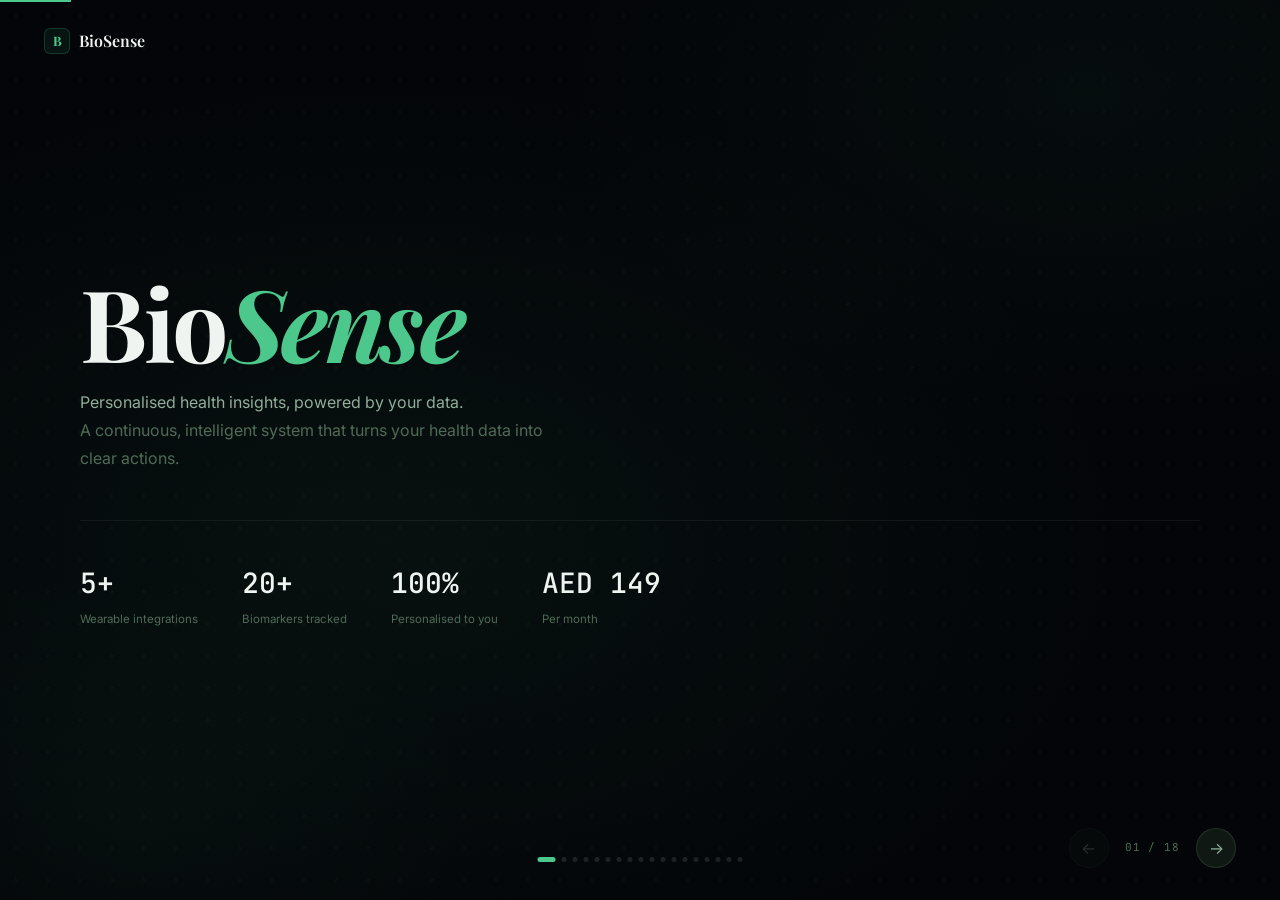
<file: deck.html>
<!DOCTYPE html>
<html lang="en">
<head>
<meta charset="utf-8"/>
<meta name="viewport" content="width=device-width,initial-scale=1"/>
<title>BioSense — Investor Presentation</title>
<link rel="preconnect" href="https://fonts.googleapis.com"/>
<link href="https://fonts.googleapis.com/css2?family=Inter:wght@300;400;500;600;700&family=Playfair+Display:ital,wght@0,500;0,600;0,700;1,600&family=JetBrains+Mono:wght@400;500&display=swap" rel="stylesheet"/>
<style>
:root{
  --bg:#030508;--s1:#0a0f0d;--s2:#0f1812;--s3:#162018;
  --b0:rgba(255,255,255,.055);--b1:rgba(255,255,255,.1);--b2:rgba(255,255,255,.18);
  --t1:#eff4f0;--t2:#90ae9a;--t3:#4f6b57;--t4:#2a3d30;
  --a:#4dc88c;--adim:#3ba870;--abg:rgba(77,200,140,.08);--aring:rgba(77,200,140,.2);
  --warn:#c89840;--warnbg:rgba(200,152,64,.08);
  --font:'Inter',system-ui,sans-serif;
  --serif:'Playfair Display',Georgia,serif;
  --mono:'JetBrains Mono',monospace;
  --ease:cubic-bezier(.16,1,.3,1);
}
*{box-sizing:border-box;margin:0;padding:0}
html,body{font-family:var(--font);background:var(--bg);color:var(--t1);font-size:15px;line-height:1.6;-webkit-font-smoothing:antialiased;overflow:hidden;height:100vh;width:100vw;}
button{cursor:pointer;font-family:inherit;}

/* ── Deck shell ── */
#deck{position:relative;width:100vw;height:100vh;overflow:hidden;}
.slide{
  position:absolute;inset:0;padding:60px 80px;
  display:flex;flex-direction:column;justify-content:center;
  opacity:0;pointer-events:none;
  transition:opacity .45s var(--ease),transform .45s var(--ease);
  transform:translateY(20px);
}
.slide.active{opacity:1;pointer-events:all;transform:translateY(0);}
.slide.out{opacity:0;transform:translateY(-20px);}

/* background grid */
.slide::before{
  content:'';position:absolute;inset:0;pointer-events:none;opacity:.12;
  background-image:radial-gradient(circle,rgba(255,255,255,.3) 1px,transparent 1px);
  background-size:32px 32px;
}
/* accent gradient per slide */
.slide::after{
  content:'';position:absolute;inset:0;pointer-events:none;
  background:radial-gradient(ellipse 70% 60% at 85% 10%,rgba(77,200,140,.04),transparent 60%),
             radial-gradient(ellipse 50% 50% at 10% 90%,rgba(77,200,140,.03),transparent 55%);
}

/* ── Nav ── */
#nav{position:fixed;bottom:32px;right:44px;display:flex;align-items:center;gap:16px;z-index:100;}
.nav-btn{
  width:40px;height:40px;border-radius:50%;background:var(--s2);border:1px solid var(--b1);
  color:var(--t2);font-size:16px;display:flex;align-items:center;justify-content:center;
  transition:all 150ms;
}
.nav-btn:hover{background:var(--s3);border-color:var(--b2);color:var(--t1);}
.nav-btn:disabled{opacity:.25;cursor:default;}
#slide-count{font-size:11px;color:var(--t3);font-family:var(--mono);letter-spacing:.08em;}

/* ── Progress bar ── */
#progress{position:fixed;top:0;left:0;height:2px;background:var(--a);transition:width .4s var(--ease);z-index:100;}

/* ── Wordmark header ── */
.deck-mark{
  position:fixed;top:28px;left:44px;
  display:flex;align-items:center;gap:9px;z-index:100;
}
.dm-logo{width:26px;height:26px;border-radius:6px;background:var(--abg);border:1px solid var(--aring);display:flex;align-items:center;justify-content:center;font-family:var(--serif);font-size:13px;font-weight:700;color:var(--a);}
.dm-name{font-family:var(--serif);font-size:16px;font-weight:600;color:var(--t1);}

/* ── Slide nav dots ── */
#dots{position:fixed;bottom:38px;left:50%;transform:translateX(-50%);display:flex;gap:6px;z-index:100;}
.dot{width:5px;height:5px;border-radius:50%;background:var(--b1);transition:all 200ms;cursor:pointer;}
.dot.on{background:var(--a);width:18px;border-radius:3px;}

/* ── Common type ── */
.eyebrow{font-size:11px;font-weight:700;letter-spacing:.14em;text-transform:uppercase;color:var(--a);margin-bottom:20px;}
.headline{font-family:var(--serif);font-size:clamp(36px,4.5vw,58px);font-weight:700;letter-spacing:-.025em;line-height:1.05;color:var(--t1);margin-bottom:18px;}
.headline em{font-style:italic;color:var(--a);}
.subline{font-size:16px;color:var(--t2);max-width:54ch;line-height:1.75;}
.subline strong{color:var(--t1);}
.section-lbl{font-size:10px;font-weight:700;letter-spacing:.1em;text-transform:uppercase;color:var(--t3);margin-bottom:10px;}
.card{background:var(--s1);border:1px solid var(--b0);border-radius:12px;padding:22px 24px;position:relative;z-index:1;}
.pill{display:inline-flex;align-items:center;font-size:10.5px;font-weight:700;letter-spacing:.06em;text-transform:uppercase;padding:3px 10px;border-radius:20px;background:var(--abg);color:var(--a);border:1px solid var(--aring);}

/* ── Slide 1: Title ── */
#s1{background:radial-gradient(ellipse 90% 80% at 30% 60%,rgba(77,200,140,.06),transparent 65%);}
#s1 .big{font-family:var(--serif);font-size:clamp(58px,8vw,100px);font-weight:700;letter-spacing:-.035em;line-height:1;color:var(--t1);margin-bottom:8px;}
#s1 .big em{font-style:italic;color:var(--a);}
#s1 .tag{font-size:14px;color:var(--t2);letter-spacing:.01em;margin-top:24px;max-width:50ch;line-height:1.7;}
#s1 .start-btn{
  margin-top:40px;display:inline-flex;align-items:center;gap:10px;
  padding:13px 28px;background:var(--a);color:#02130a;border:none;border-radius:8px;
  font-size:14px;font-weight:700;letter-spacing:.02em;
  transition:filter 150ms,transform 120ms;
}
#s1 .start-btn:hover{filter:brightness(1.07);}
#s1 .start-btn:active{transform:scale(.98);}
#s1 .stat-row{display:flex;gap:44px;margin-top:48px;padding-top:40px;border-top:1px solid var(--b0);}
#s1 .st-v{font-family:var(--mono);font-size:28px;font-weight:500;color:var(--t1);}
#s1 .st-l{font-size:11.5px;color:var(--t3);margin-top:4px;}

/* ── Slide 2: Problem ── */
.prob-grid{display:grid;grid-template-columns:1fr 1fr;gap:20px;margin-top:36px;max-width:900px;}
.prob-card{background:var(--s1);border:1px solid var(--b0);border-radius:12px;padding:22px 24px;}
.prob-card h3{font-size:13px;font-weight:600;color:var(--t1);margin-bottom:10px;}
.prob-card p,.prob-card li{font-size:13px;color:var(--t2);line-height:1.7;}
.prob-card ul{list-style:none;display:flex;flex-direction:column;gap:6px;}
.prob-card ul li::before{content:'·';color:var(--a);margin-right:8px;font-weight:700;}
.big-stat{font-family:var(--mono);font-size:52px;font-weight:500;color:var(--a);line-height:1;}
.big-stat-lbl{font-size:12px;color:var(--t3);margin-top:4px;}

/* ── Slide 3: Gap ── */
.gap-cols{display:grid;grid-template-columns:1fr 1fr;gap:24px;margin-top:32px;max-width:880px;}
.gap-col-title{font-size:11px;font-weight:700;letter-spacing:.1em;text-transform:uppercase;margin-bottom:14px;}
.gap-col-title.bad{color:var(--warn);}
.gap-col-title.good{color:var(--a);}
.gap-item{display:flex;align-items:flex-start;gap:10px;font-size:13.5px;color:var(--t2);padding:10px 0;border-bottom:1px solid var(--b0);line-height:1.55;}
.gap-item:last-child{border-bottom:none;}
.gap-item .ico{font-size:14px;flex-shrink:0;margin-top:1px;}

/* ── Slide 4: Solution ── */
#s4 .big-sol{font-family:var(--serif);font-size:clamp(22px,3vw,32px);font-weight:600;color:var(--t1);margin-bottom:8px;line-height:1.3;}
.sol-pillars{display:grid;grid-template-columns:repeat(4,1fr);gap:14px;margin-top:36px;max-width:960px;}
.sol-card{background:var(--s1);border:1px solid var(--b0);border-radius:12px;padding:20px 20px 18px;}
.sol-icon{font-size:22px;margin-bottom:12px;}
.sol-card h3{font-size:13px;font-weight:600;color:var(--t1);margin-bottom:6px;}
.sol-card p{font-size:12px;color:var(--t2);line-height:1.6;}

/* ── Slide 5: How it works ── */
.loop-wrap{display:flex;align-items:center;justify-content:center;margin-top:32px;position:relative;z-index:1;}
.loop-nodes{display:flex;align-items:center;gap:0;}
.loop-node{
  display:flex;flex-direction:column;align-items:center;gap:10px;
  background:var(--s1);border:1px solid var(--b0);border-radius:12px;
  padding:22px 20px;width:155px;position:relative;
  transition:border-color 200ms;
}
.loop-node:hover{border-color:var(--aring);}
.loop-node-icon{font-size:24px;}
.loop-node-n{font-family:var(--mono);font-size:10px;color:var(--a);font-weight:700;letter-spacing:.08em;}
.loop-node-label{font-size:13px;font-weight:600;color:var(--t1);text-align:center;}
.loop-node-sub{font-size:11px;color:var(--t3);text-align:center;line-height:1.5;}
.loop-arrow{font-size:20px;color:var(--a);opacity:.6;padding:0 4px;flex-shrink:0;}
.loop-note{text-align:center;font-size:12px;color:var(--t3);margin-top:28px;max-width:60ch;margin-left:auto;margin-right:auto;}

/* ── Slide 6: Built Around You ── */
.bau-grid{display:grid;grid-template-columns:1fr 1fr;gap:20px;margin-top:28px;max-width:960px;}
.bau-card{background:var(--s1);border:1px solid var(--b0);border-radius:12px;padding:18px 20px;}
.bau-card-title{font-size:10px;font-weight:700;letter-spacing:.1em;text-transform:uppercase;color:var(--a);margin-bottom:12px;}
.bau-item{font-size:12.5px;color:var(--t2);padding:5px 0;border-bottom:1px solid rgba(255,255,255,.03);line-height:1.5;}
.bau-item:last-child{border-bottom:none;}
.bau-item::before{content:'·';color:var(--a);margin-right:7px;font-weight:700;}
.bau-impact{display:flex;align-items:center;justify-content:space-between;padding:7px 0;border-bottom:1px solid rgba(255,255,255,.03);}
.bau-impact:last-child{border-bottom:none;}
.bau-impact-name{font-size:12.5px;color:var(--t2);}
.bau-impact-tag{font-size:10px;font-weight:700;padding:2px 8px;border-radius:3px;}
.hi{background:var(--abg);color:var(--a);}
.med{background:var(--warnbg);color:var(--warn);}
.bau-edit-note{font-size:11px;color:var(--t3);margin-top:16px;padding-top:14px;border-top:1px solid var(--b0);}
.bau-edit-note span{color:var(--a);}

/* ── Slide 7: Product experience ── */
.prod-feats{display:grid;grid-template-columns:repeat(3,1fr);gap:14px;margin-top:28px;max-width:960px;}
.pf-card{background:var(--s1);border:1px solid var(--b0);border-radius:12px;padding:20px 20px 18px;}
.pf-icon{font-size:22px;margin-bottom:12px;}
.pf-card h3{font-size:13.5px;font-weight:600;color:var(--t1);margin-bottom:6px;}
.pf-card p{font-size:12px;color:var(--t2);line-height:1.6;}
.pf-card .pill{margin-top:12px;}

/* ── Slide 8: Weekly report ── */
.report-wrap{display:grid;grid-template-columns:auto 1fr;gap:32px;align-items:start;margin-top:24px;max-width:960px;position:relative;z-index:1;}
.score-hero{text-align:center;background:var(--s1);border:1px solid var(--b0);border-radius:16px;padding:32px 40px;}
.score-num{font-family:var(--mono);font-size:96px;font-weight:500;font-variant-numeric:tabular-nums;color:var(--a);line-height:1;}
.score-delta{font-family:var(--mono);font-size:16px;color:var(--a);margin-top:4px;}
.score-label{font-size:11px;color:var(--t3);letter-spacing:.08em;text-transform:uppercase;margin-top:8px;}
.report-cols{display:grid;grid-template-columns:1fr 1fr;gap:16px;}
.report-col{background:var(--s1);border:1px solid var(--b0);border-radius:12px;padding:18px 20px;}
.report-col-title{font-size:10px;font-weight:700;letter-spacing:.1em;text-transform:uppercase;color:var(--t3);margin-bottom:14px;}
.ritem{display:flex;align-items:flex-start;gap:8px;font-size:12.5px;color:var(--t2);padding:6px 0;line-height:1.5;}
.ritem::before{content:'·';color:var(--a);font-weight:700;margin-top:1px;}
.report-footer{font-size:11px;color:var(--t4);text-align:center;margin-top:14px;padding-top:12px;border-top:1px solid var(--b0);}
.notif-badge{background:var(--s2);border:1px solid var(--b0);border-radius:10px;padding:12px 16px;margin-top:20px;display:flex;align-items:center;gap:12px;font-size:12.5px;}
.notif-badge .ni{font-size:18px;}

/* ── Slide 9: Blood analysis ── */
.blood-grid{display:grid;grid-template-columns:repeat(2,1fr);gap:16px;margin-top:28px;max-width:880px;}
.blood-card{background:var(--s1);border:1px solid var(--b0);border-radius:12px;padding:18px 20px;}
.blood-card h3{font-size:13px;font-weight:600;color:var(--t1);margin-bottom:6px;}
.blood-card p{font-size:12.5px;color:var(--t2);line-height:1.65;}
.blood-card .icon{font-size:22px;margin-bottom:10px;}

/* ── Slide 10: Blood example ── */
.bm-cards{display:flex;flex-direction:column;gap:16px;margin-top:24px;max-width:760px;position:relative;z-index:1;}
.bm-card{background:var(--s1);border:1px solid var(--b0);border-left:3px solid;border-radius:0 12px 12px 0;padding:18px 22px;}
.bm-card.down{border-left-color:var(--warn);}
.bm-card.low{border-left-color:#c05050;}
.bm-top{display:flex;align-items:center;gap:16px;margin-bottom:10px;}
.bm-name{font-size:15px;font-weight:600;color:var(--t1);}
.bm-val{font-family:var(--mono);font-size:22px;font-weight:500;color:var(--t1);}
.bm-arrow{font-size:14px;}
.bm-arrow.down{color:var(--warn);}
.bm-meaning{font-size:12.5px;color:var(--t2);margin-bottom:8px;line-height:1.6;}
.bm-actions{font-size:11.5px;color:var(--t3);display:flex;flex-direction:column;gap:3px;}
.bm-actions span::before{content:'→ ';color:var(--a);}

/* ── Slide 11: Health score ── */
.hs-grid{display:grid;grid-template-columns:auto 1fr;gap:32px;align-items:center;margin-top:28px;max-width:900px;position:relative;z-index:1;}
.hs-ring-wrap{background:var(--s1);border:1px solid var(--b0);border-radius:16px;padding:36px 40px;text-align:center;}
.hs-ring-num{font-family:var(--mono);font-size:86px;font-weight:500;color:var(--a);line-height:1;}
.hs-ring-lbl{font-size:11px;color:var(--t3);text-transform:uppercase;letter-spacing:.1em;margin-top:8px;}
.hs-weights{display:flex;flex-direction:column;gap:10px;}
.hs-w{display:flex;align-items:center;gap:12px;}
.hs-w-label{width:110px;font-size:13px;color:var(--t2);}
.hs-w-bar{flex:1;height:6px;background:rgba(255,255,255,.06);border-radius:999px;overflow:hidden;}
.hs-w-fill{height:100%;border-radius:999px;background:var(--a);}
.hs-w-pct{width:32px;font-family:var(--mono);font-size:11.5px;color:var(--t3);text-align:right;}
.hs-personal{background:var(--s1);border:1px solid var(--b0);border-left:3px solid var(--a);border-radius:0 12px 12px 0;padding:16px 20px;margin-top:16px;font-size:13px;color:var(--t2);line-height:1.65;}
.hs-personal strong{color:var(--t1);}

/* ── Slide 12: Ask Anything ── */
.ask-layout{display:grid;grid-template-columns:1fr 420px;gap:32px;margin-top:24px;max-width:980px;position:relative;z-index:1;}
.ask-points{display:flex;flex-direction:column;gap:12px;}
.ask-point{display:flex;align-items:flex-start;gap:12px;background:var(--s1);border:1px solid var(--b0);border-radius:10px;padding:14px 16px;}
.ask-point-icon{font-size:18px;flex-shrink:0;}
.ask-point-body h4{font-size:13px;font-weight:600;color:var(--t1);margin-bottom:3px;}
.ask-point-body p{font-size:12px;color:var(--t2);line-height:1.55;}
.chat-shell{background:var(--s1);border:1px solid var(--b0);border-radius:14px;overflow:hidden;display:flex;flex-direction:column;}
.chat-head{padding:14px 16px;border-bottom:1px solid var(--b0);display:flex;align-items:center;gap:10px;}
.chat-av{width:30px;height:30px;border-radius:50%;background:var(--abg);border:1px solid var(--aring);display:flex;align-items:center;justify-content:center;font-size:12px;font-weight:700;color:var(--a);}
.chat-name{font-size:13px;font-weight:600;color:var(--t1);}
.chat-role{font-size:10.5px;color:var(--t3);}
.online{width:6px;height:6px;border-radius:50%;background:var(--a);margin-left:auto;box-shadow:0 0 5px rgba(77,200,140,.5);}
.chat-msgs{padding:16px;display:flex;flex-direction:column;gap:10px;}
.msg{padding:10px 13px;border-radius:9px;font-size:12.5px;line-height:1.6;max-width:88%;}
.msg-u{align-self:flex-end;background:var(--abg);border:1px solid var(--aring);color:var(--t1);}
.msg-a{align-self:flex-start;background:var(--s2);border:1px solid var(--b0);color:var(--t1);}
.msg-a .action-items{margin-top:8px;display:flex;flex-direction:column;gap:3px;}
.msg-a .action-items span{font-size:11.5px;color:var(--t3);}
.msg-a .action-items span::before{content:'→ ';color:var(--a);}
.chat-bar{padding:10px 12px;border-top:1px solid var(--b0);display:flex;gap:8px;}
.chat-input-mock{flex:1;padding:8px 12px;background:var(--s2);border:1px solid var(--b0);border-radius:7px;font-size:12px;color:var(--t3);}
.chat-send{padding:8px 14px;background:var(--a);color:#02130a;border:none;border-radius:7px;font-size:12px;font-weight:600;}

/* ── Slide 13: Daily check-in ── */
.checkin-wrap{display:grid;grid-template-columns:1fr 1fr;gap:28px;margin-top:28px;max-width:880px;position:relative;z-index:1;}
.checkin-left{display:flex;flex-direction:column;gap:20px;}
.slider-row{background:var(--s1);border:1px solid var(--b0);border-radius:11px;padding:16px 20px;}
.slider-label{font-size:11px;font-weight:700;letter-spacing:.08em;text-transform:uppercase;color:var(--t3);margin-bottom:10px;}
.slider-track{position:relative;height:6px;background:rgba(255,255,255,.06);border-radius:999px;margin-bottom:6px;}
.slider-fill{position:absolute;left:0;height:100%;border-radius:999px;background:var(--a);}
.slider-pin{position:absolute;top:50%;width:14px;height:14px;border-radius:50%;background:var(--a);border:2px solid #fff;transform:translate(-50%,-50%);box-shadow:0 0 0 3px rgba(77,200,140,.25);}
.slider-ends{display:flex;justify-content:space-between;font-size:10px;color:var(--t4);}
.checkin-right{display:flex;flex-direction:column;gap:14px;justify-content:center;}
.streak-card{background:var(--s1);border:1px solid var(--b0);border-radius:11px;padding:18px 20px;text-align:center;}
.streak-num{font-family:var(--mono);font-size:48px;font-weight:500;color:var(--a);line-height:1;}
.streak-lbl{font-size:11px;color:var(--t3);margin-top:6px;text-transform:uppercase;letter-spacing:.08em;}
.logged-badge{background:var(--abg);border:1px solid var(--aring);border-radius:8px;padding:12px 16px;text-align:center;font-size:13px;color:var(--a);font-weight:600;}
.notif-item{background:var(--s1);border:1px solid var(--b0);border-radius:10px;padding:14px 16px;font-size:12.5px;color:var(--t2);line-height:1.55;}
.notif-item strong{color:var(--t1);}
.notif-time{font-size:10.5px;color:var(--t3);margin-top:4px;}

/* ── Slide 14: Why wins ── */
.wins-grid{display:grid;grid-template-columns:repeat(2,1fr);gap:14px;margin-top:28px;max-width:860px;}
.win-card{background:var(--s1);border:1px solid var(--b0);border-radius:12px;padding:22px 22px 18px;}
.win-num{font-family:var(--mono);font-size:28px;font-weight:500;color:var(--a);margin-bottom:8px;}
.win-card h3{font-size:15px;font-weight:600;color:var(--t1);margin-bottom:8px;}
.win-card p{font-size:13px;color:var(--t2);line-height:1.65;}

/* ── Slide 15: Who it's for ── */
.who-list{display:flex;flex-direction:column;gap:12px;margin-top:28px;max-width:660px;}
.who-item{display:flex;align-items:flex-start;gap:14px;background:var(--s1);border:1px solid var(--b0);border-radius:11px;padding:16px 20px;}
.who-icon{font-size:20px;flex-shrink:0;}
.who-item p{font-size:13.5px;color:var(--t2);line-height:1.6;}
.who-item strong{color:var(--t1);}
.who-cta{font-family:var(--serif);font-size:22px;font-weight:600;font-style:italic;color:var(--a);margin-top:28px;}

/* ── Slide 16: What it replaces ── */
.replace-grid{display:grid;grid-template-columns:1fr 1fr;gap:16px;margin-top:28px;max-width:920px;}
.rep-item{display:flex;align-items:flex-start;gap:12px;background:var(--s1);border:1px solid var(--b0);border-radius:11px;padding:14px 16px;font-size:13px;color:var(--t2);line-height:1.55;}
.rep-icon{font-size:18px;flex-shrink:0;}
.rep-x{color:rgba(192,80,80,.7);font-size:14px;margin-right:4px;}

/* ── Slide 17: Pricing ── */
.price-wrap{display:grid;grid-template-columns:1fr 1fr;gap:20px;margin-top:28px;max-width:780px;position:relative;z-index:1;}
.price-card{background:var(--s1);border:1px solid var(--b0);border-radius:14px;padding:32px 28px;}
.price-card.best{border-color:var(--aring);}
.price-period{font-size:11px;font-weight:700;letter-spacing:.1em;text-transform:uppercase;color:var(--t3);margin-bottom:12px;}
.price-num{font-family:var(--mono);font-size:56px;font-weight:500;font-variant-numeric:tabular-nums;color:var(--t1);line-height:1;}
.price-num span{font-size:20px;color:var(--t3);}
.price-sub{font-size:12px;color:var(--t3);margin-top:6px;margin-bottom:20px;}
.price-feats{list-style:none;display:flex;flex-direction:column;gap:8px;border-top:1px solid var(--b0);padding-top:18px;}
.price-feats li{font-size:12.5px;color:var(--t2);display:flex;gap:8px;align-items:baseline;}
.price-feats li::before{content:'✓';color:var(--a);font-weight:700;font-size:11px;flex-shrink:0;}
.price-note{font-size:12px;color:var(--t3);margin-top:24px;}
.price-callout{font-family:var(--serif);font-size:18px;font-style:italic;color:var(--a);margin-top:28px;}

/* ── Slide 18: Final ── */
#s18{background:radial-gradient(ellipse 80% 70% at 35% 55%,rgba(77,200,140,.07),transparent 60%);}
#s18 .big-final{font-family:var(--serif);font-size:clamp(42px,5.5vw,68px);font-weight:700;letter-spacing:-.03em;line-height:1.06;color:var(--t1);}
#s18 .big-final em{font-style:italic;color:var(--a);}
#s18 .sub-final{font-size:16px;color:var(--t2);max-width:52ch;line-height:1.8;margin-top:22px;}
#s18 .trio{display:flex;gap:20px;margin-top:36px;}
#s18 .trio-item{font-family:var(--serif);font-size:20px;font-style:italic;color:var(--a);}
#s18 .trio-sep{color:var(--b2);margin:0 4px;}
#s18 .disc{font-size:11px;color:var(--t4);margin-top:48px;max-width:70ch;line-height:1.65;}
@keyframes pulse{0%,100%{opacity:1;transform:scale(1)}50%{opacity:.5;transform:scale(.85)}}
.pulse-dot{width:7px;height:7px;border-radius:50%;background:var(--a);display:inline-block;animation:pulse 2s infinite;margin-right:8px;}
</style>
</head>
<body>

<!-- Progress bar -->
<div id="progress"></div>

<!-- Wordmark -->
<div class="deck-mark">
  <div class="dm-logo">B</div>
  <div class="dm-name">BioSense</div>
</div>

<!-- Slide dots -->
<div id="dots"></div>

<!-- Navigation -->
<div id="nav">
  <button class="nav-btn" id="prev">←</button>
  <span id="slide-count">01 / 18</span>
  <button class="nav-btn" id="next">→</button>
</div>

<div id="deck">

<!-- ─── SLIDE 1: Title ─── -->
<div class="slide" id="s1">
  <div class="big">Bio<em>Sense</em></div>
  <div style="font-size:16px;color:var(--t2);max-width:48ch;line-height:1.75;margin-top:8px;">
    Personalised health insights, powered by your data.<br>
    <span style="color:var(--t3)">A continuous, intelligent system that turns your health data into clear actions.</span>
  </div>
  <div class="stat-row">
    <div><div class="st-v">5+</div><div class="st-l">Wearable integrations</div></div>
    <div><div class="st-v">20+</div><div class="st-l">Biomarkers tracked</div></div>
    <div><div class="st-v">100%</div><div class="st-l">Personalised to you</div></div>
    <div><div class="st-v">AED 149</div><div class="st-l">Per month</div></div>
  </div>
</div>

<!-- ─── SLIDE 2: The Problem ─── -->
<div class="slide" id="s2">
  <div class="eyebrow">The Problem</div>
  <h1 class="headline">Health data is everywhere.<br><em>Understanding it isn't.</em></h1>
  <p class="subline">Data has increased. Clarity has not.</p>
  <div class="prob-grid">
    <div class="prob-card">
      <h3>What exists today</h3>
      <ul>
        <li>Wearables generating constant streams of data</li>
        <li>Blood tests returned with numbers and no context</li>
        <li>Health apps that track without explaining</li>
        <li>Generic advice not built for your body</li>
      </ul>
    </div>
    <div class="prob-card">
      <h3>What's missing</h3>
      <ul>
        <li>A system that connects all of your data</li>
        <li>Personalised guidance based on your history</li>
        <li>Clear actions — not more numbers</li>
        <li>Something that learns and improves over time</li>
      </ul>
    </div>
    <div class="prob-card" style="border-left:3px solid var(--warn);border-radius:0 12px 12px 0">
      <div class="big-stat">73%</div>
      <div class="big-stat-lbl">of people don't understand their blood results</div>
    </div>
    <div class="prob-card" style="border-left:3px solid var(--a);border-radius:0 12px 12px 0">
      <div class="big-stat" style="color:var(--t1)">3.5B</div>
      <div class="big-stat-lbl">wearable devices in use globally — and growing</div>
    </div>
  </div>
</div>

<!-- ─── SLIDE 3: The Gap ─── -->
<div class="slide" id="s3">
  <div class="eyebrow">The Gap</div>
  <h1 class="headline">Data exists.<br><em>Personalised guidance doesn't.</em></h1>
  <div class="gap-cols">
    <div class="card">
      <div class="gap-col-title bad">What generic AI gives you</div>
      <div class="gap-item"><span class="ico">✗</span>Answers based on the internet, not your data</div>
      <div class="gap-item"><span class="ico">✗</span>No memory of who you are or what you've tried</div>
      <div class="gap-item"><span class="ico">✗</span>No connection between your wearables and your blood results</div>
      <div class="gap-item"><span class="ico">✗</span>No understanding of your goals, habits or history</div>
      <div class="gap-item"><span class="ico">✗</span>Starts from zero every single conversation</div>
    </div>
    <div class="card">
      <div class="gap-col-title good">What BioSense gives you</div>
      <div class="gap-item"><span class="ico" style="color:var(--a)">✓</span>Insights built entirely from your own data</div>
      <div class="gap-item"><span class="ico" style="color:var(--a)">✓</span>Continuous memory — learns what works for you</div>
      <div class="gap-item"><span class="ico" style="color:var(--a)">✓</span>Connects sleep, HRV, blood results, activity and mood</div>
      <div class="gap-item"><span class="ico" style="color:var(--a)">✓</span>Goal-aware — your triathlon changes every answer</div>
      <div class="gap-item"><span class="ico" style="color:var(--a)">✓</span>Improves the longer you use it</div>
    </div>
  </div>
</div>

<!-- ─── SLIDE 4: The Solution ─── -->
<div class="slide" id="s4">
  <div class="eyebrow">The Solution</div>
  <h1 class="headline">Introducing <em>BioSense</em></h1>
  <p class="subline">A continuous, personalised health system that turns your data into clear actions.</p>
  <div class="sol-pillars">
    <div class="sol-card">
      <div class="sol-icon">⌚</div>
      <h3>Real data integration</h3>
      <p>Apple Watch, Whoop, Oura, Garmin, Samsung Health — all connected via native APIs. No manual input.</p>
    </div>
    <div class="sol-card">
      <div class="sol-icon">🧬</div>
      <h3>Blood result analysis</h3>
      <p>Upload any PDF. BioSense explains what each biomarker means for you, tracks trends, and connects them to how you feel.</p>
    </div>
    <div class="sol-card">
      <div class="sol-icon">🧠</div>
      <h3>Living health profile</h3>
      <p>Builds a picture of your preferences, habits and patterns. Updates continuously. Always in your control.</p>
    </div>
    <div class="sol-card">
      <div class="sol-icon">🎯</div>
      <h3>Goal-driven output</h3>
      <p>Everything — reports, insights, actions — shaped around what you're working towards. Not generic. Not guesswork.</p>
    </div>
  </div>
</div>

<!-- ─── SLIDE 5: How It Works ─── -->
<div class="slide" id="s5">
  <div class="eyebrow">How It Works</div>
  <h1 class="headline">From data <em>to action</em></h1>
  <div class="loop-wrap" style="flex-direction:column;gap:24px;">
    <div class="loop-nodes">
      <div class="loop-node">
        <div class="loop-node-icon">📡</div>
        <div class="loop-node-n">01</div>
        <div class="loop-node-label">Measure</div>
        <div class="loop-node-sub">Wearables, blood tests, daily check-ins</div>
      </div>
      <div class="loop-arrow">→</div>
      <div class="loop-node">
        <div class="loop-node-icon">🔍</div>
        <div class="loop-node-n">02</div>
        <div class="loop-node-label">Analyse</div>
        <div class="loop-node-sub">Find patterns, correlations, trends</div>
      </div>
      <div class="loop-arrow">→</div>
      <div class="loop-node">
        <div class="loop-node-icon">💡</div>
        <div class="loop-node-n">03</div>
        <div class="loop-node-label">Inform</div>
        <div class="loop-node-sub">Clear, personalised, goal-aware insights</div>
      </div>
      <div class="loop-arrow">→</div>
      <div class="loop-node">
        <div class="loop-node-icon">📈</div>
        <div class="loop-node-n">04</div>
        <div class="loop-node-label">Track</div>
        <div class="loop-node-sub">Monitor progress over time across draws</div>
      </div>
      <div class="loop-arrow">→</div>
      <div class="loop-node" style="border-color:var(--aring)">
        <div class="loop-node-icon">🔄</div>
        <div class="loop-node-n" style="color:var(--a)">05</div>
        <div class="loop-node-label" style="color:var(--a)">Adjust</div>
        <div class="loop-node-sub">System improves with every data point</div>
      </div>
    </div>
    <div style="display:grid;grid-template-columns:repeat(3,1fr);gap:14px;max-width:860px;">
      <div class="card" style="padding:14px 18px"><div class="section-lbl">Data in</div><p style="font-size:12.5px;color:var(--t2)">Wearables · Blood PDFs · Daily check-ins · Goals · Preferences</p></div>
      <div class="card" style="padding:14px 18px"><div class="section-lbl">Understanding</div><p style="font-size:12.5px;color:var(--t2)">Preferences · Habits · Patterns · What impacts you most</p></div>
      <div class="card" style="padding:14px 18px"><div class="section-lbl">Output</div><p style="font-size:12.5px;color:var(--t2)">Weekly &amp; monthly reports · Health score · Ask Anything · Actions</p></div>
    </div>
  </div>
</div>

<!-- ─── SLIDE 6: Built Around You ─── -->
<div class="slide" id="s6">
  <div class="eyebrow">Built Around You</div>
  <h1 class="headline">Personalised <em>from day one</em></h1>
  <p class="subline" style="margin-bottom:4px">A living profile built from your data — you can edit this anytime.</p>
  <div class="bau-grid">
    <div class="bau-card">
      <div class="bau-card-title">Preferences</div>
      <div class="bau-item">Avoids fish</div>
      <div class="bau-item">Prefers light exercise</div>
      <div class="bau-item">Drinks coffee daily</div>
      <div class="bau-item">Prefers morning workouts</div>
    </div>
    <div class="bau-card">
      <div class="bau-card-title">Habits</div>
      <div class="bau-item">Exercises 2× per week</div>
      <div class="bau-item">Sleeps after 11pm on weekdays</div>
      <div class="bau-item">High caffeine intake mid-afternoon</div>
      <div class="bau-item">Inconsistent sleep schedule</div>
    </div>
    <div class="bau-card">
      <div class="bau-card-title">Patterns discovered</div>
      <div class="bau-item">Energy tends to drop mid-week</div>
      <div class="bau-item">Sleep quality declines after late nights</div>
      <div class="bau-item">Stress increases on low sleep days</div>
      <div class="bau-item">Recovery improves after light activity</div>
    </div>
    <div class="bau-card">
      <div class="bau-card-title">What impacts you most</div>
      <div class="bau-impact"><span class="bau-impact-name">Sleep consistency</span><span class="bau-impact-tag hi">High impact</span></div>
      <div class="bau-impact"><span class="bau-impact-name">Stress levels</span><span class="bau-impact-tag med">Moderate impact</span></div>
      <div class="bau-impact"><span class="bau-impact-name">Activity balance</span><span class="bau-impact-tag med">Moderate impact</span></div>
      <div class="bau-edit-note"><span>Updated based on your last 30 days</span> · Tap anything to edit</div>
    </div>
  </div>
</div>

<!-- ─── SLIDE 7: Product Experience ─── -->
<div class="slide" id="s7">
  <div class="eyebrow">Product Experience</div>
  <h1 class="headline">Designed for <em>clarity and consistency</em></h1>
  <div class="prod-feats">
    <div class="pf-card">
      <div class="pf-icon">📊</div>
      <h3>Weekly &amp; monthly reports</h3>
      <p>Clear insights. Personal actions. Real progress. Delivered on a schedule, built around your data.</p>
      <div class="pill">Every draw</div>
    </div>
    <div class="pf-card">
      <div class="pf-icon">🧬</div>
      <h3>Blood analysis</h3>
      <p>Upload any lab result PDF. BioSense explains every biomarker in context of your goals and history.</p>
      <div class="pill">Upload any PDF</div>
    </div>
    <div class="pf-card">
      <div class="pf-icon">⭐</div>
      <h3>Health Score</h3>
      <p>A single number that captures your health across sleep, recovery, stress, activity and biomarkers. Updates continuously.</p>
      <div class="pill">Personalised</div>
    </div>
    <div class="pf-card">
      <div class="pf-icon">💬</div>
      <h3>Ask Anything</h3>
      <p>Your personal health conversation tool. Answers built on your data — not the internet. Remembers everything.</p>
      <div class="pill">Context-aware</div>
    </div>
    <div class="pf-card">
      <div class="pf-icon">✅</div>
      <h3>Daily check-in</h3>
      <p>Four quick inputs — energy, sleep quality, mood, stress. Under 15 seconds. Builds a richer picture over time.</p>
      <div class="pill">Under 15 seconds</div>
    </div>
    <div class="pf-card">
      <div class="pf-icon">🔔</div>
      <h3>Smart notifications</h3>
      <p>Triggered by your data. Positive trends celebrated. Negative trends explained. Always actionable.</p>
      <div class="pill">Data-triggered</div>
    </div>
  </div>
</div>

<!-- ─── SLIDE 8: Weekly / Monthly Reports ─── -->
<div class="slide" id="s8">
  <div class="eyebrow">Weekly &amp; Monthly Reports</div>
  <h1 class="headline">Clear insights. <em>Real progress.</em></h1>
  <div class="report-wrap">
    <div>
      <div class="score-hero">
        <div class="score-label">Health Score</div>
        <div class="score-num" id="score-anim">78</div>
        <div class="score-delta">↑ +4 this week</div>
      </div>
      <div class="notif-badge" style="margin-top:14px">
        <div class="ni">🔔</div>
        <div><div style="font-weight:600;font-size:12.5px;color:var(--t1)">7:00am Sunday</div><div style="font-size:11.5px;color:var(--t3)">Your weekly plan is ready — 3 ways to improve this week</div></div>
      </div>
    </div>
    <div style="display:flex;flex-direction:column;gap:14px">
      <div class="report-cols">
        <div class="report-col">
          <div class="report-col-title" style="color:var(--a)">What's changing</div>
          <div class="ritem">Sleep consistency improving over 5 days</div>
          <div class="ritem">Iron levels trending down — may impact energy</div>
          <div class="ritem">Training load increasing faster than recovery</div>
        </div>
        <div class="report-col">
          <div class="report-col-title" style="color:var(--warn)">What to do next</div>
          <div class="ritem">Improve sleep consistency by 30 mins/night</div>
          <div class="ritem">Increase iron-rich foods this week</div>
          <div class="ritem">Maintain current training intensity for now</div>
        </div>
      </div>
      <div class="card" style="padding:16px 18px">
        <div class="section-lbl" style="margin-bottom:8px">This month</div>
        <p style="font-size:13px;color:var(--t2);line-height:1.65">Health score trending upward. Sleep improving, recovery still inconsistent. <strong style="color:var(--t1)">Your biological age improved by 8 months.</strong></p>
      </div>
      <div class="card" style="padding:14px 18px;border-left:3px solid var(--a);border-radius:0 12px 12px 0">
        <p style="font-size:12.5px;color:var(--t2);line-height:1.65">"Your energy tends to drop <strong style="color:var(--t1)">2 days after disrupted sleep</strong>, not immediately — the impact shows up later, not the next day."</p>
        <div style="font-size:10.5px;color:var(--a);margin-top:6px;font-weight:600">✦ New insight discovered</div>
      </div>
      <div class="report-footer">Updated continuously based on your data, behaviour and goals · Educational insights only — not medical advice</div>
    </div>
  </div>
</div>

<!-- ─── SLIDE 9: Blood Analysis ─── -->
<div class="slide" id="s9">
  <div class="eyebrow">Blood Analysis</div>
  <h1 class="headline">Understanding <em>your biology</em></h1>
  <p class="subline">BioSense translates complex blood test results into clear, personalised insights.</p>
  <div class="blood-grid">
    <div class="blood-card">
      <div class="blood-card icon">📄</div>
      <h3>Upload any PDF</h3>
      <p>Works with any lab format — NHS, private clinic, international. No proprietary testing required.</p>
    </div>
    <div class="blood-card">
      <div class="blood-card icon">🔬</div>
      <h3>Explains what it means for you</h3>
      <p>Not a generic description. What this marker means given your goals, history and how you've been feeling.</p>
    </div>
    <div class="blood-card">
      <div class="blood-card icon">📈</div>
      <h3>Tracks trends over time</h3>
      <p>Every upload is stored. BioSense shows you whether markers are improving, stable or drifting — across months and years.</p>
    </div>
    <div class="blood-card">
      <div class="blood-card icon">🎯</div>
      <h3>Connects to how you feel</h3>
      <p>Correlates biomarkers with your energy, sleep and mood scores. "Your iron decline likely explains the energy drop mid-week."</p>
    </div>
  </div>
  <p style="font-size:11px;color:var(--t4);margin-top:20px;position:relative;z-index:1">Educational insights only — not medical advice. If a marker triggers a concern threshold, BioSense will suggest speaking with a healthcare professional.</p>
</div>

<!-- ─── SLIDE 10: Blood Example ─── -->
<div class="slide" id="s10">
  <div class="eyebrow">Blood Analysis</div>
  <h1 class="headline">From lab result <em>to action</em></h1>
  <p class="subline" style="margin-bottom:20px">Clear. Personal. Actionable.</p>
  <div class="bm-cards">
    <div class="bm-card down">
      <div class="bm-top">
        <div>
          <div class="bm-name">Ferritin</div>
          <div style="font-size:11px;color:var(--t3)">Iron storage marker</div>
        </div>
        <div style="margin-left:auto;text-align:right">
          <div class="bm-val">35 <span class="bm-arrow down">↓</span> 28 <span style="font-size:13px;color:var(--t3)">µg/L</span></div>
        </div>
      </div>
      <div class="bm-meaning">Iron levels are trending down and may be contributing to the energy decline you've been logging this week.</div>
      <div class="bm-actions">
        <span>Increase iron-rich foods — spinach, lentils, red meat</span>
        <span>Consider retesting in 6–8 weeks</span>
      </div>
    </div>
    <div class="bm-card low">
      <div class="bm-top">
        <div>
          <div class="bm-name">Vitamin D</div>
          <div style="font-size:11px;color:var(--t3)">Immune and mood support</div>
        </div>
        <div style="margin-left:auto;text-align:right">
          <div class="bm-val">42 <span class="bm-arrow down">↓</span> 30 <span style="font-size:13px;color:var(--t3)">nmol/L</span></div>
        </div>
      </div>
      <div class="bm-meaning">Low levels may be impacting mood and recovery. Given your training load for the triathlon, this is worth addressing now.</div>
      <div class="bm-actions">
        <span>Increase sunlight exposure — 20 min daily where possible</span>
        <span>Consider supplementation — speak to your GP about dosage</span>
      </div>
    </div>
  </div>
  <p style="font-size:11px;color:var(--t4);margin-top:16px;position:relative;z-index:1">This information is for educational purposes only and is not medical advice.</p>
</div>

<!-- ─── SLIDE 11: Health Score ─── -->
<div class="slide" id="s11">
  <div class="eyebrow">Health Score</div>
  <h1 class="headline">A simple way to <em>understand your health</em></h1>
  <div class="hs-grid">
    <div>
      <div class="hs-ring-wrap">
        <div class="hs-ring-num">75</div>
        <div style="font-size:12px;color:var(--a);margin-top:4px;font-family:var(--mono)">↑ +7 this month</div>
        <div class="hs-ring-lbl">BioSense Score</div>
      </div>
    </div>
    <div>
      <div class="hs-weights">
        <div class="section-lbl" style="margin-bottom:14px">How your score is calculated</div>
        <div class="hs-w"><div class="hs-w-label">Sleep</div><div class="hs-w-bar"><div class="hs-w-fill" style="width:30%"></div></div><div class="hs-w-pct">30%</div></div>
        <div class="hs-w"><div class="hs-w-label">Recovery</div><div class="hs-w-bar"><div class="hs-w-fill" style="width:25%"></div></div><div class="hs-w-pct">25%</div></div>
        <div class="hs-w"><div class="hs-w-label">Stress</div><div class="hs-w-bar"><div class="hs-w-fill" style="width:20%"></div></div><div class="hs-w-pct">20%</div></div>
        <div class="hs-w"><div class="hs-w-label">Activity</div><div class="hs-w-bar"><div class="hs-w-fill" style="width:15%"></div></div><div class="hs-w-pct">15%</div></div>
        <div class="hs-w"><div class="hs-w-label">Biomarkers</div><div class="hs-w-bar"><div class="hs-w-fill" style="width:10%"></div></div><div class="hs-w-pct">10%</div></div>
      </div>
      <div class="hs-personal">
        <strong>Your score is personalised to you.</strong> BioSense learns which signals impact your health most and continuously adjusts how your score is calculated — so it reflects your body, not a generic population average.
      </div>
    </div>
  </div>
</div>

<!-- ─── SLIDE 12: Ask Anything ─── -->
<div class="slide" id="s12">
  <div class="eyebrow">Ask Anything</div>
  <h1 class="headline">Answers that <em>understand you</em></h1>
  <div class="ask-layout">
    <div class="ask-points">
      <div class="ask-point">
        <div class="ask-point-icon">🧠</div>
        <div class="ask-point-body"><h4>Context-aware by default</h4><p>Every answer is built from your sleep data, recent activity, biomarkers, and behaviour patterns — not the internet.</p></div>
      </div>
      <div class="ask-point">
        <div class="ask-point-icon">🎯</div>
        <div class="ask-point-body"><h4>Goal-aware</h4><p>"What should I eat today?" gets a completely different answer if you're training for a triathlon vs. losing weight.</p></div>
      </div>
      <div class="ask-point">
        <div class="ask-point-icon">💾</div>
        <div class="ask-point-body"><h4>Memory over time</h4><p>Remembers past conversations, learns preferences, improves answers. This is where generic AI falls short.</p></div>
      </div>
      <div class="ask-point">
        <div class="ask-point-icon">⚡</div>
        <div class="ask-point-body"><h4>Action-led responses</h4><p>Every answer ends with what it means and what to do next. Not essays. Not generic advice.</p></div>
      </div>
    </div>
    <div class="chat-shell">
      <div class="chat-head">
        <div class="chat-av">B</div>
        <div><div class="chat-name">BioSense AI</div><div class="chat-role">Knows your data &amp; history</div></div>
        <div class="online"></div>
      </div>
      <div class="chat-msgs">
        <div class="msg msg-u">Why am I feeling more tired this week?</div>
        <div class="msg msg-a">
          Your sleep consistency has dropped over the past 5 days and your iron levels are trending down — both are likely contributing.
          <div class="action-items">
            <span>Aim for 30 extra minutes of sleep</span>
            <span>Increase iron-rich foods this week</span>
            <span>View your full weekly report</span>
          </div>
        </div>
        <div class="msg msg-u">What about the triathlon — am I on track?</div>
        <div class="msg msg-a">
          Recovery is your main risk right now. Training load increased 18% but recovery hasn't kept pace. Focus on sleep and 2 light sessions this week before pushing intensity again.
        </div>
      </div>
      <div class="chat-bar">
        <div class="chat-input-mock">Ask anything about your health…</div>
        <button class="chat-send">Send</button>
      </div>
    </div>
  </div>
</div>

<!-- ─── SLIDE 13: Daily Check-in ─── -->
<div class="slide" id="s13">
  <div class="eyebrow">Daily Check-in</div>
  <h1 class="headline">Simple inputs.<br><em>Smarter insights.</em></h1>
  <p class="subline" style="margin-bottom:20px">Your health isn't just numbers — it's how you feel. Logged in under 15 seconds.</p>
  <div class="checkin-wrap">
    <div class="checkin-left">
      <div class="slider-row">
        <div class="slider-label">Energy Levels</div>
        <div class="slider-track"><div class="slider-fill" style="width:72%"></div><div class="slider-pin" style="left:72%"></div></div>
        <div class="slider-ends"><span>Low</span><span>High</span></div>
      </div>
      <div class="slider-row">
        <div class="slider-label">Sleep Quality</div>
        <div class="slider-track"><div class="slider-fill" style="width:45%"></div><div class="slider-pin" style="left:45%"></div></div>
        <div class="slider-ends"><span>Low</span><span>High</span></div>
      </div>
      <div class="slider-row">
        <div class="slider-label">Mood</div>
        <div class="slider-track"><div class="slider-fill" style="width:80%"></div><div class="slider-pin" style="left:80%"></div></div>
        <div class="slider-ends"><span>Low</span><span>High</span></div>
      </div>
      <div class="slider-row">
        <div class="slider-label">Stress</div>
        <div class="slider-track"><div class="slider-fill" style="width:30%;background:var(--warn)"></div><div class="slider-pin" style="left:30%;background:var(--warn)"></div></div>
        <div class="slider-ends"><span>Low</span><span>High</span></div>
      </div>
    </div>
    <div class="checkin-right">
      <div class="streak-card">
        <div class="streak-num">12</div>
        <div class="streak-lbl">Day streak</div>
        <div style="display:flex;justify-content:center;gap:5px;margin-top:14px">
          <div style="width:8px;height:8px;border-radius:50%;background:var(--a)"></div>
          <div style="width:8px;height:8px;border-radius:50%;background:var(--a)"></div>
          <div style="width:8px;height:8px;border-radius:50%;background:var(--a)"></div>
          <div style="width:8px;height:8px;border-radius:50%;background:var(--a)"></div>
          <div style="width:8px;height:8px;border-radius:50%;background:var(--a)"></div>
          <div style="width:8px;height:8px;border-radius:50%;background:rgba(255,255,255,.1)"></div>
          <div style="width:8px;height:8px;border-radius:50%;background:rgba(255,255,255,.1)"></div>
        </div>
      </div>
      <div class="logged-badge">✅ Logged in 9 seconds</div>
      <div class="notif-item">
        <strong>8:30am daily prompt</strong>
        <div style="font-size:12px;color:var(--t2);margin-top:4px">"How are you feeling today? Check in takes under 15 seconds."</div>
        <div class="notif-time">Customisable time</div>
      </div>
      <div class="card" style="padding:14px 16px;position:relative;z-index:1">
        <div class="section-lbl" style="margin-bottom:6px">Pattern discovered</div>
        <p style="font-size:12px;color:var(--t2);line-height:1.6">Energy tends to drop mid-week when sleep scores are below 5 for 2+ days. <span style="color:var(--a);font-size:10.5px;font-weight:600">High confidence</span></p>
      </div>
    </div>
  </div>
</div>

<!-- ─── SLIDE 14: Why BioSense Wins ─── -->
<div class="slide" id="s14">
  <div class="eyebrow">Why BioSense Wins</div>
  <h1 class="headline">Built different.<br><em>Works differently.</em></h1>
  <div class="wins-grid">
    <div class="win-card">
      <div class="win-num">01</div>
      <h3>Continuous tracking</h3>
      <p>Not a snapshot. Not a once-a-year check. A system that watches your data every day and spots trends before you feel them.</p>
    </div>
    <div class="win-card">
      <div class="win-num">02</div>
      <h3>Combines subjective and objective data</h3>
      <p>Wearable data + blood results + how you actually feel. No other tool does this. The combination is where the real insight lives.</p>
    </div>
    <div class="win-card">
      <div class="win-num">03</div>
      <h3>Goal-driven, not generic</h3>
      <p>Training for a triathlon changes every insight, every action, every answer. BioSense always knows what you're working towards.</p>
    </div>
    <div class="win-card">
      <div class="win-num">04</div>
      <h3>Learns and adapts</h3>
      <p>The longer you use it, the smarter it gets. It learns what actually works for you — not what works for the average person.</p>
    </div>
  </div>
</div>

<!-- ─── SLIDE 15: Who it's for ─── -->
<div class="slide" id="s15">
  <div class="eyebrow">Who It's For</div>
  <h1 class="headline">Built for <em>people like you</em></h1>
  <div class="who-list">
    <div class="who-item">
      <div class="who-icon">⚡</div>
      <p><strong>People who want to feel better and understand their body</strong> — and are tired of data that raises more questions than it answers.</p>
    </div>
    <div class="who-item">
      <div class="who-icon">⌚</div>
      <p><strong>Those already tracking health but lacking clarity</strong> — wearing a Whoop or Oura, seeing the numbers, but not knowing what to do with them.</p>
    </div>
    <div class="who-item">
      <div class="who-icon">🏃</div>
      <p><strong>Anyone focused on energy, performance or longevity</strong> — from the person training for a triathlon to the executive who wants to be sharper at 50 than they were at 40.</p>
    </div>
  </div>
  <div class="who-cta">For those who want to feel better, perform better and live better.</div>
</div>

<!-- ─── SLIDE 16: What It Replaces ─── -->
<div class="slide" id="s16">
  <div class="eyebrow">What This Replaces</div>
  <h1 class="headline">Replace <em>the guesswork</em></h1>
  <p class="subline" style="margin-bottom:20px">One system that brings everything together.</p>
  <div class="replace-grid">
    <div class="rep-item"><div class="rep-icon">🔍</div><div><span class="rep-x">✗</span>Searching, scrolling and second-guessing — replaced with one clear answer built on your data</div></div>
    <div class="rep-item"><div class="rep-icon">💬</div><div><span class="rep-x">✗</span>Advice that sounds right but isn't built for you — replaced with insights that know your allergies, history and goals</div></div>
    <div class="rep-item"><div class="rep-icon">🧾</div><div><span class="rep-x">✗</span>Blood results that raise more questions than answers — replaced with plain-language explanations and clear next steps</div></div>
    <div class="rep-item"><div class="rep-icon">🧩</div><div><span class="rep-x">✗</span>Trying to connect sleep, diet and performance yourself — BioSense finds the connections automatically</div></div>
    <div class="rep-item"><div class="rep-icon">🔁</div><div><span class="rep-x">✗</span>Starting from scratch every time you look for answers — BioSense remembers everything and improves over time</div></div>
    <div class="rep-item"><div class="rep-icon">🤷</div><div><span class="rep-x">✗</span>Not knowing whether what you're doing is actually working — replaced with a score that tells you every week</div></div>
  </div>
</div>

<!-- ─── SLIDE 17: Pricing ─── -->
<div class="slide" id="s17">
  <div class="eyebrow">Pricing</div>
  <h1 class="headline">Simple, <em>transparent pricing</em></h1>
  <p class="subline" style="margin-bottom:24px">Less than AED 5 per day to understand what actually impacts your health.</p>
  <div class="price-wrap">
    <div class="price-card">
      <div class="price-period">Monthly</div>
      <div class="price-num">149 <span>AED</span></div>
      <div class="price-sub">Billed monthly · Cancel anytime</div>
      <ul class="price-feats">
        <li>All wearable integrations</li>
        <li>Blood result analysis</li>
        <li>Weekly &amp; monthly reports</li>
        <li>Ask Anything</li>
        <li>Daily check-in &amp; streak tracking</li>
        <li>Health Score</li>
      </ul>
    </div>
    <div class="price-card best">
      <div class="pill" style="margin-bottom:14px">Best value</div>
      <div class="price-period">Annual</div>
      <div class="price-num">1,499 <span>AED</span></div>
      <div class="price-sub">AED 125/month · Save AED 289</div>
      <ul class="price-feats">
        <li>Everything in monthly</li>
        <li>Priority support</li>
        <li>Early access to new features</li>
      </ul>
      <div class="price-note">≈ £325/year · $415/year</div>
    </div>
  </div>
  <div class="price-callout">Stop guessing. Start improving.</div>
</div>

<!-- ─── SLIDE 18: Final ─── -->
<div class="slide" id="s18">
  <div class="big-final">What happens next<br>is <em>up to you</em></div>
  <div class="sub-final">
    The small decisions you make every day shape how you feel.<br>
    Your energy. Your performance. Your health over time.<br>
    <span style="color:var(--t3)">This is about more than data — this is about how you live.</span>
  </div>
  <div class="trio">
    <span class="trio-item">Understand your body</span>
    <span class="trio-sep">·</span>
    <span class="trio-item">Take control</span>
    <span class="trio-sep">·</span>
    <span class="trio-item">Live better</span>
  </div>
  <div style="margin-top:44px;display:flex;align-items:center;gap:14px">
    <div style="display:flex;align-items:center;gap:8px;background:var(--s1);border:1px solid var(--b0);border-radius:9px;padding:12px 18px">
      <span class="pulse-dot"></span>
      <span style="font-size:13px;color:var(--t2)">Private beta — limited places available</span>
    </div>
  </div>
  <div class="disc">
    BioSense provides educational health insights only. It does not provide medical advice, diagnoses, or treatment. You should always consult a qualified healthcare professional before making changes to your health, medication, or lifestyle. Insights are generated using AI and may not always be accurate or complete.
  </div>
</div>

</div><!-- /deck -->

<script>
const slides=document.querySelectorAll('.slide');
const dots=document.getElementById('dots');
const prev=document.getElementById('prev');
const next=document.getElementById('next');
const count=document.getElementById('slide-count');
const progress=document.getElementById('progress');
let cur=0;
const total=slides.length;

/* Build dots */
slides.forEach((_,i)=>{
  const d=document.createElement('div');
  d.className='dot';
  d.onclick=()=>go(i);
  dots.appendChild(d);
});

function go(n){
  if(n<0||n>=total)return;
  slides[cur].classList.remove('active');
  slides[cur].classList.add('out');
  setTimeout(()=>slides[cur<total?cur:0].classList.remove('out'),460);
  cur=n;
  slides[cur].classList.add('active');
  document.querySelectorAll('.dot').forEach((d,i)=>d.classList.toggle('on',i===cur));
  count.textContent=String(cur+1).padStart(2,'0')+' / '+String(total).padStart(2,'0');
  progress.style.width=((cur+1)/total*100)+'%';
  prev.disabled=cur===0;
  next.disabled=cur===total-1;
}

prev.onclick=()=>go(cur-1);
next.onclick=()=>go(cur+1);
document.addEventListener('keydown',e=>{
  if(e.key==='ArrowRight'||e.key===' ')go(cur+1);
  if(e.key==='ArrowLeft')go(cur-1);
});

/* Touch swipe */
let tx=0;
document.addEventListener('touchstart',e=>tx=e.touches[0].clientX,{passive:true});
document.addEventListener('touchend',e=>{
  const dx=tx-e.changedTouches[0].clientX;
  if(Math.abs(dx)>50){dx>0?go(cur+1):go(cur-1);}
},{passive:true});

go(0);
</script>
</body>
</html>
</file>
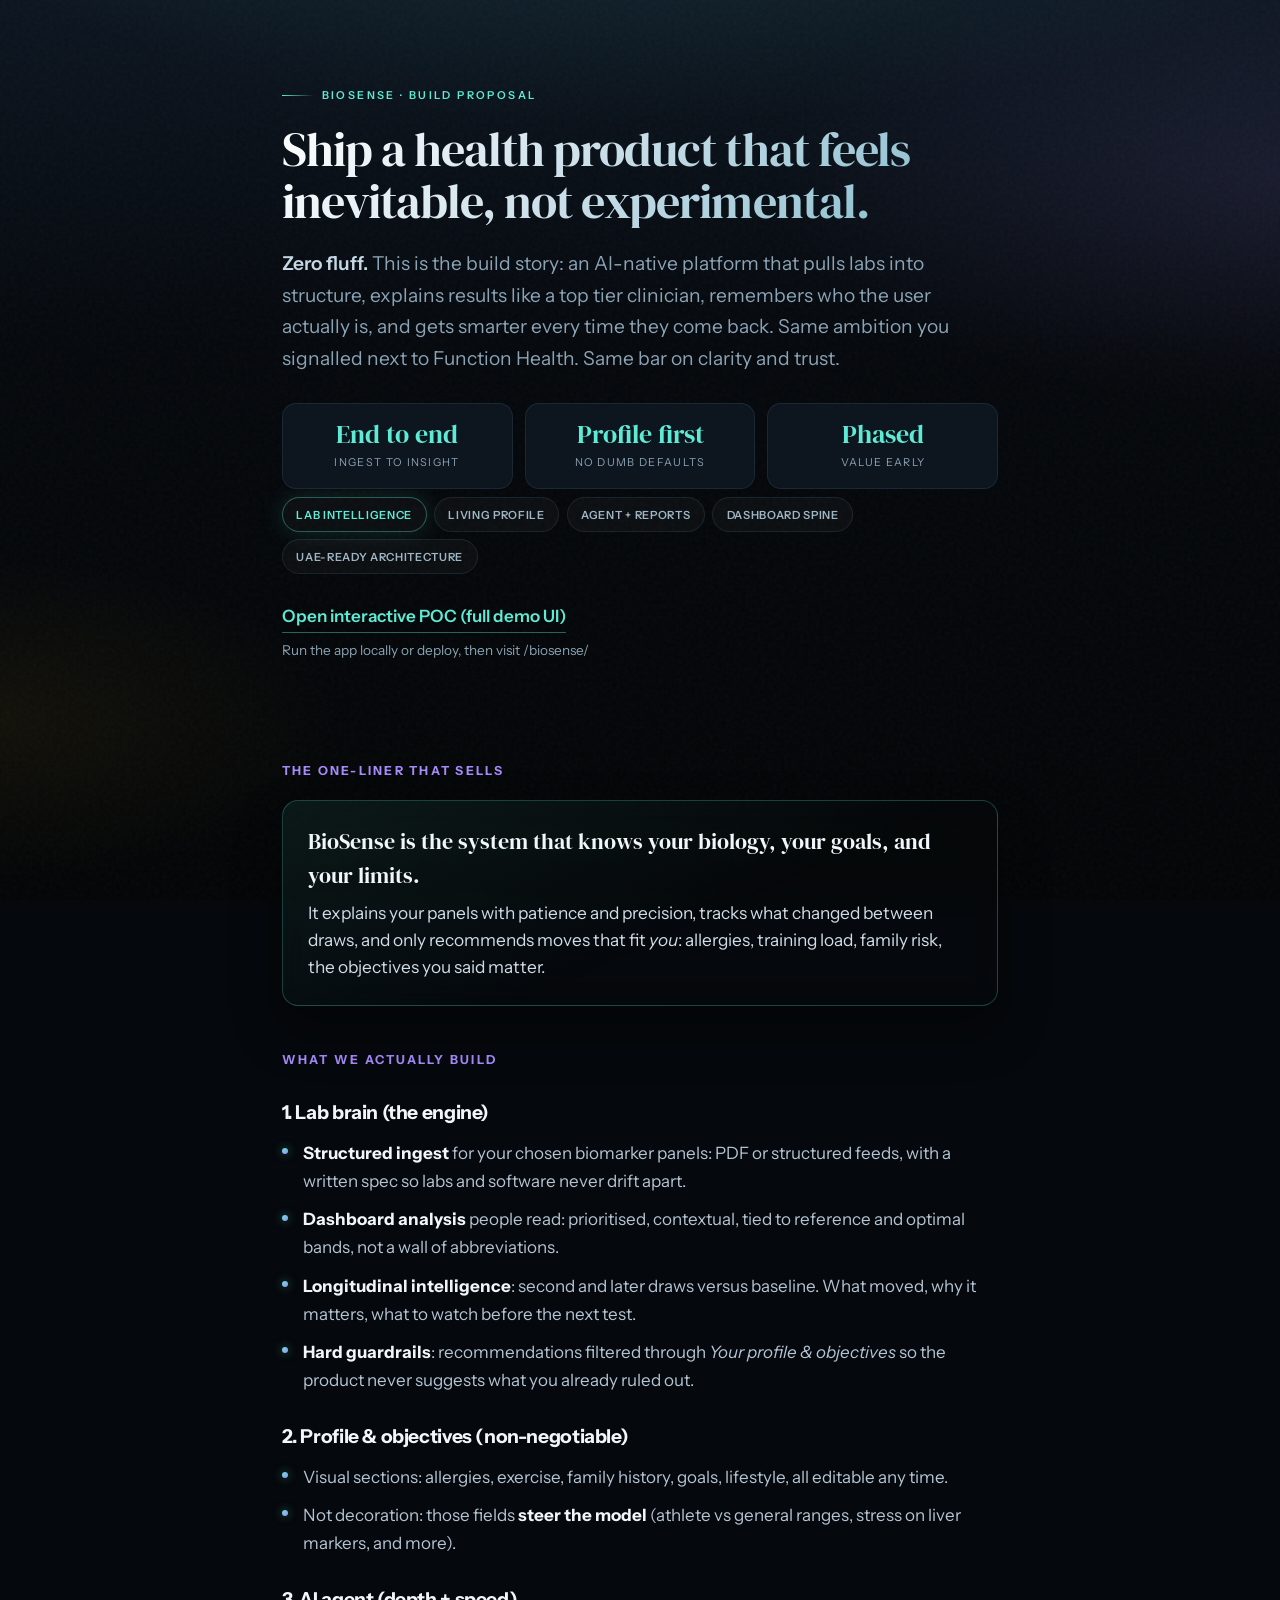
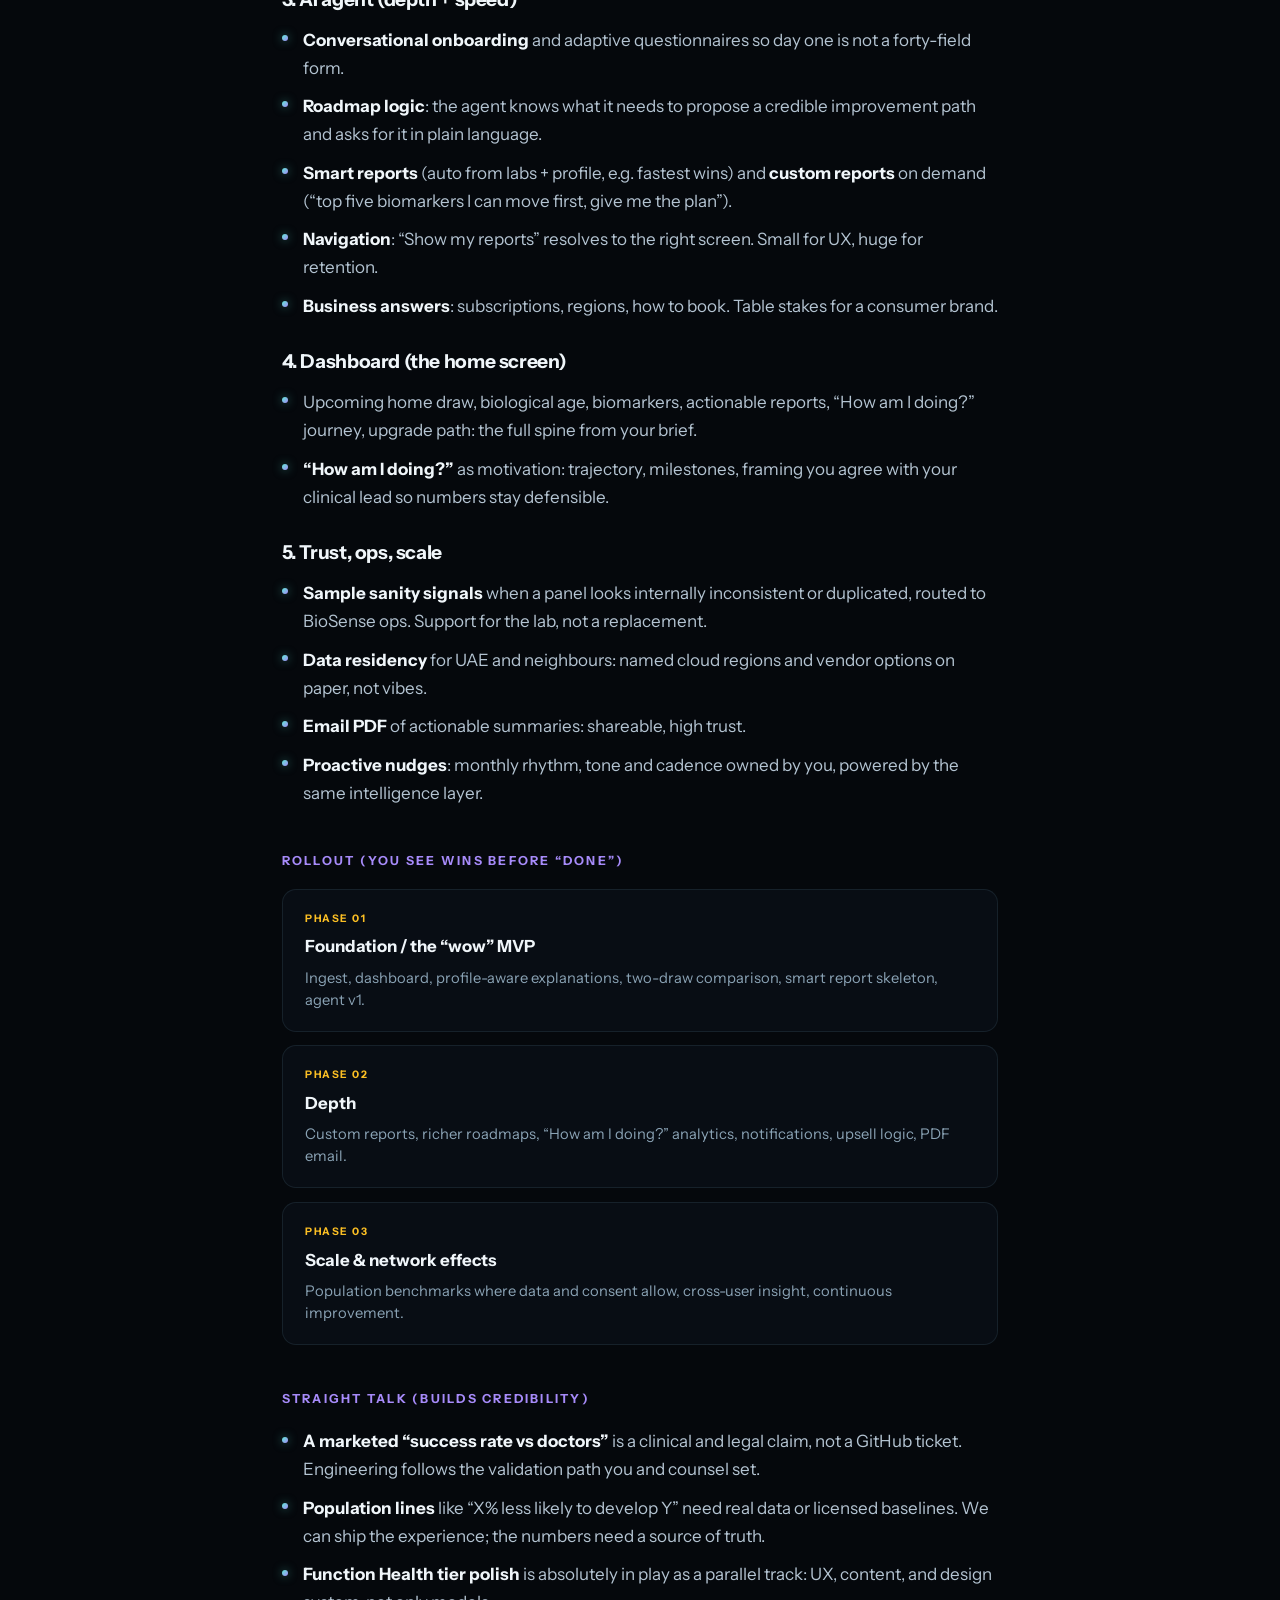
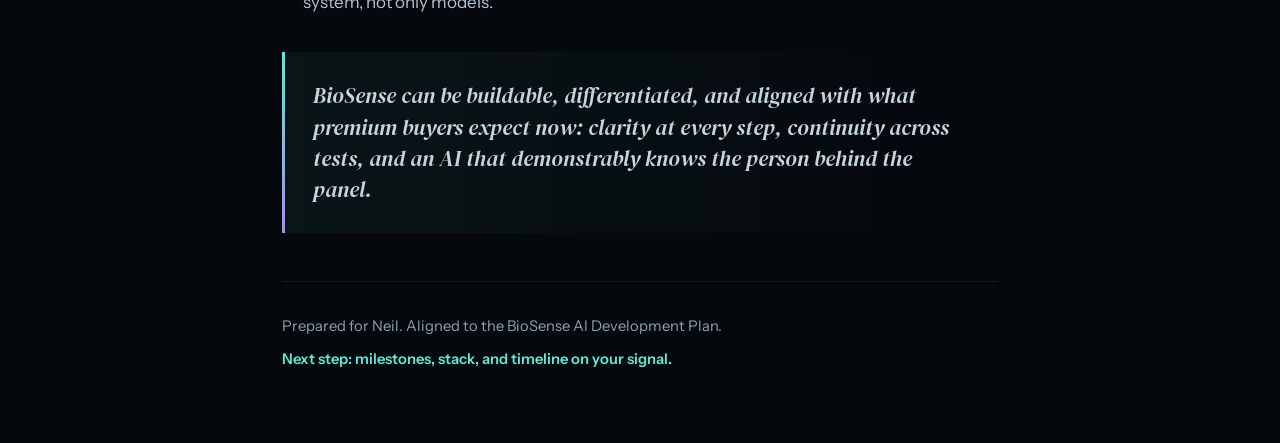
<file: proposal.html>
<!DOCTYPE html>
<html lang="en">
<head>
  <meta charset="utf-8" />
  <meta name="viewport" content="width=device-width, initial-scale=1" />
  <title>BioSense × Build | What We Can Ship</title>
  <style>
    @import url('https://fonts.googleapis.com/css2?family=Instrument+Sans:ital,wght@0,400;0,500;0,600;0,700;1,400&family=DM+Serif+Display:ital@0;1&display=swap');

    :root {
      --bg: #05080c;
      --bg2: #0c1520;
      --surface: rgba(18, 28, 40, 0.65);
      --surface2: rgba(255, 255, 255, 0.03);
      --border: rgba(120, 180, 200, 0.12);
      --text: #f0f6fa;
      --muted: #8aa3b5;
      --cyan: #5eead4;
      --cyan-glow: rgba(94, 234, 212, 0.15);
      --violet: #a78bfa;
      --amber: #fbbf24;
      --font: "Instrument Sans", -apple-system, BlinkMacSystemFont, sans-serif;
      --serif: "DM Serif Display", Georgia, serif;
    }

    * { box-sizing: border-box; }
    html { scroll-behavior: smooth; }

    body {
      margin: 0;
      font-family: var(--font);
      color: var(--text);
      line-height: 1.65;
      font-size: 17px;
      min-height: 100vh;
      background: var(--bg);
      background-image:
        radial-gradient(ellipse 120% 80% at 50% -30%, rgba(94, 234, 212, 0.14), transparent 55%),
        radial-gradient(ellipse 80% 50% at 100% 20%, rgba(167, 139, 250, 0.1), transparent 50%),
        radial-gradient(ellipse 60% 40% at 0% 80%, rgba(251, 191, 36, 0.06), transparent 45%),
        linear-gradient(180deg, var(--bg2) 0%, var(--bg) 40%, #030506 100%);
      background-attachment: fixed;
    }

    .noise {
      position: fixed;
      inset: 0;
      pointer-events: none;
      opacity: 0.035;
      background-image: url("data:image/svg+xml,%3Csvg viewBox='0 0 256 256' xmlns='http://www.w3.org/2000/svg'%3E%3Cfilter id='n'%3E%3CfeTurbulence type='fractalNoise' baseFrequency='0.9' numOctaves='4' stitchTiles='stitch'/%3E%3C/filter%3E%3Crect width='100%25' height='100%25' filter='url(%23n)'/%3E%3C/svg%3E");
      z-index: 0;
    }

    .wrap {
      position: relative;
      z-index: 1;
      max-width: 760px;
      margin: 0 auto;
      padding: 2.5rem 1.35rem 4.5rem;
    }

    .hero {
      padding: 2.25rem 0 2.5rem;
      margin-bottom: 2rem;
    }

    .eyebrow {
      display: inline-flex;
      align-items: center;
      gap: 0.5rem;
      font-size: 0.68rem;
      font-weight: 600;
      letter-spacing: 0.22em;
      text-transform: uppercase;
      color: var(--cyan);
      margin-bottom: 1.25rem;
    }
    .eyebrow::before {
      content: "";
      width: 2rem;
      height: 1px;
      background: linear-gradient(90deg, var(--cyan), transparent);
    }

    h1 {
      font-family: var(--serif);
      font-size: clamp(2.1rem, 6.5vw, 3rem);
      font-weight: 400;
      letter-spacing: -0.02em;
      line-height: 1.08;
      margin: 0 0 1.25rem;
      background: linear-gradient(135deg, #fff 0%, #c8dde8 45%, #7eb8c8 100%);
      -webkit-background-clip: text;
      -webkit-text-fill-color: transparent;
      background-clip: text;
    }

    .lede {
      font-size: 1.2rem;
      color: var(--muted);
      max-width: 40em;
      margin: 0 0 1.75rem;
      font-weight: 400;
    }

    .lede strong {
      color: #c5d8e4;
      font-weight: 600;
    }

    .stats {
      display: grid;
      grid-template-columns: repeat(3, 1fr);
      gap: 0.75rem;
      margin-bottom: 0.5rem;
    }
    @media (max-width: 520px) {
      .stats { grid-template-columns: 1fr; }
    }
    .stat {
      background: var(--surface);
      backdrop-filter: blur(12px);
      border: 1px solid var(--border);
      border-radius: 14px;
      padding: 1rem 1.1rem;
      text-align: center;
    }
    .stat-val {
      font-family: var(--serif);
      font-size: 1.65rem;
      color: var(--cyan);
      line-height: 1.1;
    }
    .stat-lbl {
      font-size: 0.68rem;
      letter-spacing: 0.12em;
      text-transform: uppercase;
      color: var(--muted);
      margin-top: 0.35rem;
    }

    .pill-row {
      display: flex;
      flex-wrap: wrap;
      gap: 0.45rem;
    }
    .pill {
      font-size: 0.7rem;
      font-weight: 600;
      letter-spacing: 0.06em;
      text-transform: uppercase;
      padding: 0.45rem 0.85rem;
      border-radius: 999px;
      border: 1px solid var(--border);
      background: var(--surface2);
      color: #9db5c4;
    }
    .pill.glow {
      border-color: rgba(94, 234, 212, 0.35);
      color: var(--cyan);
      box-shadow: 0 0 24px var(--cyan-glow);
    }

    h2 {
      font-size: 0.78rem;
      letter-spacing: 0.18em;
      text-transform: uppercase;
      color: var(--violet);
      margin: 2.75rem 0 1.1rem;
      font-weight: 700;
    }

    h3 {
      font-size: 1.2rem;
      font-weight: 700;
      margin: 1.65rem 0 0.65rem;
      color: var(--text);
      letter-spacing: -0.02em;
    }

    p { margin: 0 0 1rem; color: #b4c4d2; }
    ul {
      margin: 0 0 1.35rem;
      padding: 0;
      list-style: none;
    }
    li {
      position: relative;
      padding-left: 1.35rem;
      margin-bottom: 0.65rem;
      color: #b4c4d2;
    }
    li::before {
      content: "";
      position: absolute;
      left: 0;
      top: 0.55em;
      width: 6px;
      height: 6px;
      border-radius: 50%;
      background: linear-gradient(135deg, var(--cyan), var(--violet));
      box-shadow: 0 0 10px rgba(94, 234, 212, 0.5);
    }
    li strong { color: var(--text); }

    .card {
      background: var(--surface);
      backdrop-filter: blur(14px);
      border: 1px solid var(--border);
      border-radius: 16px;
      padding: 1.5rem 1.6rem;
      margin: 1.15rem 0;
    }
    .card.punch {
      border-color: rgba(94, 234, 212, 0.25);
      background: linear-gradient(155deg, rgba(94, 234, 212, 0.08), transparent 60%);
      box-shadow: 0 24px 48px rgba(0, 0, 0, 0.35);
    }
    .card.punch p { margin: 0; font-size: 1.08rem; line-height: 1.55; color: #d0dde6; }
    .card.punch .big {
      font-family: var(--serif);
      font-size: 1.35rem;
      color: var(--text);
      display: block;
      margin-bottom: 0.5rem;
    }

    .phase-grid {
      display: grid;
      gap: 0.85rem;
    }
    .phase-card {
      border-radius: 14px;
      padding: 1.25rem 1.4rem;
      border: 1px solid var(--border);
      background: rgba(12, 18, 28, 0.5);
      transition: border-color 0.2s ease, transform 0.2s ease;
    }
    .phase-card:hover {
      border-color: rgba(167, 139, 250, 0.35);
      transform: translateY(-2px);
    }
    .phase-num {
      font-size: 0.65rem;
      font-weight: 700;
      letter-spacing: 0.15em;
      color: var(--amber);
      margin-bottom: 0.4rem;
    }
    .phase-title {
      font-weight: 700;
      font-size: 1.05rem;
      margin-bottom: 0.35rem;
      color: var(--text);
    }
    .tagline {
      font-size: 0.92rem;
      color: var(--muted);
      line-height: 1.5;
    }

    .pullquote {
      margin: 2.25rem 0;
      padding: 1.75rem 1.5rem 1.75rem 1.75rem;
      border-left: 3px solid;
      border-image: linear-gradient(180deg, var(--cyan), var(--violet)) 1;
      background: linear-gradient(90deg, rgba(94, 234, 212, 0.06), transparent);
      border-radius: 0 14px 14px 0;
      font-family: var(--serif);
      font-size: 1.35rem;
      font-style: italic;
      line-height: 1.45;
      color: #c5d5df;
    }

    footer {
      margin-top: 3rem;
      padding: 2rem 0 0;
      border-top: 1px solid var(--border);
      font-size: 0.92rem;
      color: var(--muted);
    }
    footer .cta {
      color: var(--cyan);
      font-weight: 600;
      margin-top: 0.5rem;
      display: block;
    }

    @media print {
      body { background: #fff; }
      .noise { display: none; }
      h1 { -webkit-text-fill-color: #0a1620; color: #0a1620; background: none; }
      .stat-val, h2, .phase-num { color: #0d6b5c; }
      p, li, .lede, .tagline, .pullquote { color: #333; }
      .card, .phase-card { break-inside: avoid; }
    }
  </style>
</head>
<body>
  <div class="noise" aria-hidden="true"></div>
  <div class="wrap">
    <header class="hero">
      <div class="eyebrow">BioSense · Build proposal</div>
      <h1>Ship a health product that feels inevitable, not experimental.</h1>
      <p class="lede">
        <strong>Zero fluff.</strong> This is the build story: an AI-native platform that pulls labs into structure,
        explains results like a top tier clinician, remembers who the user actually is, and gets smarter every time they come back.
        Same ambition you signalled next to Function Health. Same bar on clarity and trust.
      </p>

      <div class="stats">
        <div class="stat">
          <div class="stat-val">End to end</div>
          <div class="stat-lbl">Ingest to insight</div>
        </div>
        <div class="stat">
          <div class="stat-val">Profile first</div>
          <div class="stat-lbl">No dumb defaults</div>
        </div>
        <div class="stat">
          <div class="stat-val">Phased</div>
          <div class="stat-lbl">Value early</div>
        </div>
      </div>

      <div class="pill-row">
        <span class="pill glow">Lab intelligence</span>
        <span class="pill">Living profile</span>
        <span class="pill">Agent + reports</span>
        <span class="pill">Dashboard spine</span>
        <span class="pill">UAE-ready architecture</span>
      </div>
      <p style="margin-top:1.75rem;">
        <a href="/biosense/" style="display:inline-flex;align-items:center;gap:0.5rem;color:var(--cyan);font-weight:600;text-decoration:none;border-bottom:1px solid rgba(94,234,212,0.4);padding-bottom:2px;">
          Open interactive POC (full demo UI)
        </a>
        <span style="display:block;margin-top:0.35rem;font-size:0.85rem;color:var(--muted);">Run the app locally or deploy, then visit /biosense/</span>
      </p>
    </header>

    <section>
      <h2>The one-liner that sells</h2>
      <div class="card punch">
        <p>
          <span class="big">BioSense is the system that knows your biology, your goals, and your limits.</span>
          It explains your panels with patience and precision, tracks what changed between draws, and only recommends moves that fit
          <em>you</em>: allergies, training load, family risk, the objectives you said matter.
        </p>
      </div>
    </section>

    <section>
      <h2>What we actually build</h2>

      <h3>1. Lab brain (the engine)</h3>
      <ul>
        <li><strong>Structured ingest</strong> for your chosen biomarker panels: PDF or structured feeds, with a written spec so labs and software never drift apart.</li>
        <li><strong>Dashboard analysis</strong> people read: prioritised, contextual, tied to reference and optimal bands, not a wall of abbreviations.</li>
        <li><strong>Longitudinal intelligence</strong>: second and later draws versus baseline. What moved, why it matters, what to watch before the next test.</li>
        <li><strong>Hard guardrails</strong>: recommendations filtered through <em>Your profile &amp; objectives</em> so the product never suggests what you already ruled out.</li>
      </ul>

      <h3>2. Profile &amp; objectives (non-negotiable)</h3>
      <ul>
        <li>Visual sections: allergies, exercise, family history, goals, lifestyle, all editable any time.</li>
        <li>Not decoration: those fields <strong>steer the model</strong> (athlete vs general ranges, stress on liver markers, and more).</li>
      </ul>

      <h3>3. AI agent (depth + speed)</h3>
      <ul>
        <li><strong>Conversational onboarding</strong> and adaptive questionnaires so day one is not a forty-field form.</li>
        <li><strong>Roadmap logic</strong>: the agent knows what it needs to propose a credible improvement path and asks for it in plain language.</li>
        <li><strong>Smart reports</strong> (auto from labs + profile, e.g. fastest wins) and <strong>custom reports</strong> on demand (“top five biomarkers I can move first, give me the plan”).</li>
        <li><strong>Navigation</strong>: “Show my reports” resolves to the right screen. Small for UX, huge for retention.</li>
        <li><strong>Business answers</strong>: subscriptions, regions, how to book. Table stakes for a consumer brand.</li>
      </ul>

      <h3>4. Dashboard (the home screen)</h3>
      <ul>
        <li>Upcoming home draw, biological age, biomarkers, actionable reports, “How am I doing?” journey, upgrade path: the full spine from your brief.</li>
        <li><strong>“How am I doing?”</strong> as motivation: trajectory, milestones, framing you agree with your clinical lead so numbers stay defensible.</li>
      </ul>

      <h3>5. Trust, ops, scale</h3>
      <ul>
        <li><strong>Sample sanity signals</strong> when a panel looks internally inconsistent or duplicated, routed to BioSense ops. Support for the lab, not a replacement.</li>
        <li><strong>Data residency</strong> for UAE and neighbours: named cloud regions and vendor options on paper, not vibes.</li>
        <li><strong>Email PDF</strong> of actionable summaries: shareable, high trust.</li>
        <li><strong>Proactive nudges</strong>: monthly rhythm, tone and cadence owned by you, powered by the same intelligence layer.</li>
      </ul>
    </section>

    <section>
      <h2>Rollout (you see wins before “done”)</h2>
      <div class="phase-grid">
        <div class="phase-card">
          <div class="phase-num">PHASE 01</div>
          <div class="phase-title">Foundation / the “wow” MVP</div>
          <div class="tagline">Ingest, dashboard, profile-aware explanations, two-draw comparison, smart report skeleton, agent v1.</div>
        </div>
        <div class="phase-card">
          <div class="phase-num">PHASE 02</div>
          <div class="phase-title">Depth</div>
          <div class="tagline">Custom reports, richer roadmaps, “How am I doing?” analytics, notifications, upsell logic, PDF email.</div>
        </div>
        <div class="phase-card">
          <div class="phase-num">PHASE 03</div>
          <div class="phase-title">Scale &amp; network effects</div>
          <div class="tagline">Population benchmarks where data and consent allow, cross-user insight, continuous improvement.</div>
        </div>
      </div>
    </section>

    <section>
      <h2>Straight talk (builds credibility)</h2>
      <ul>
        <li><strong>A marketed “success rate vs doctors”</strong> is a clinical and legal claim, not a GitHub ticket. Engineering follows the validation path you and counsel set.</li>
        <li><strong>Population lines</strong> like “X% less likely to develop Y” need real data or licensed baselines. We can ship the experience; the numbers need a source of truth.</li>
        <li><strong>Function Health tier polish</strong> is absolutely in play as a parallel track: UX, content, and design system, not only models.</li>
      </ul>
    </section>

    <p class="pullquote">
      BioSense can be buildable, differentiated, and aligned with what premium buyers expect now: clarity at every step, continuity across tests, and an AI that demonstrably knows the person behind the panel.
    </p>

    <footer>
      Prepared for Neil. Aligned to the BioSense AI Development Plan.<br />
      <span class="cta">Next step: milestones, stack, and timeline on your signal.</span>
    </footer>
  </div>
</body>
</html>
</file>
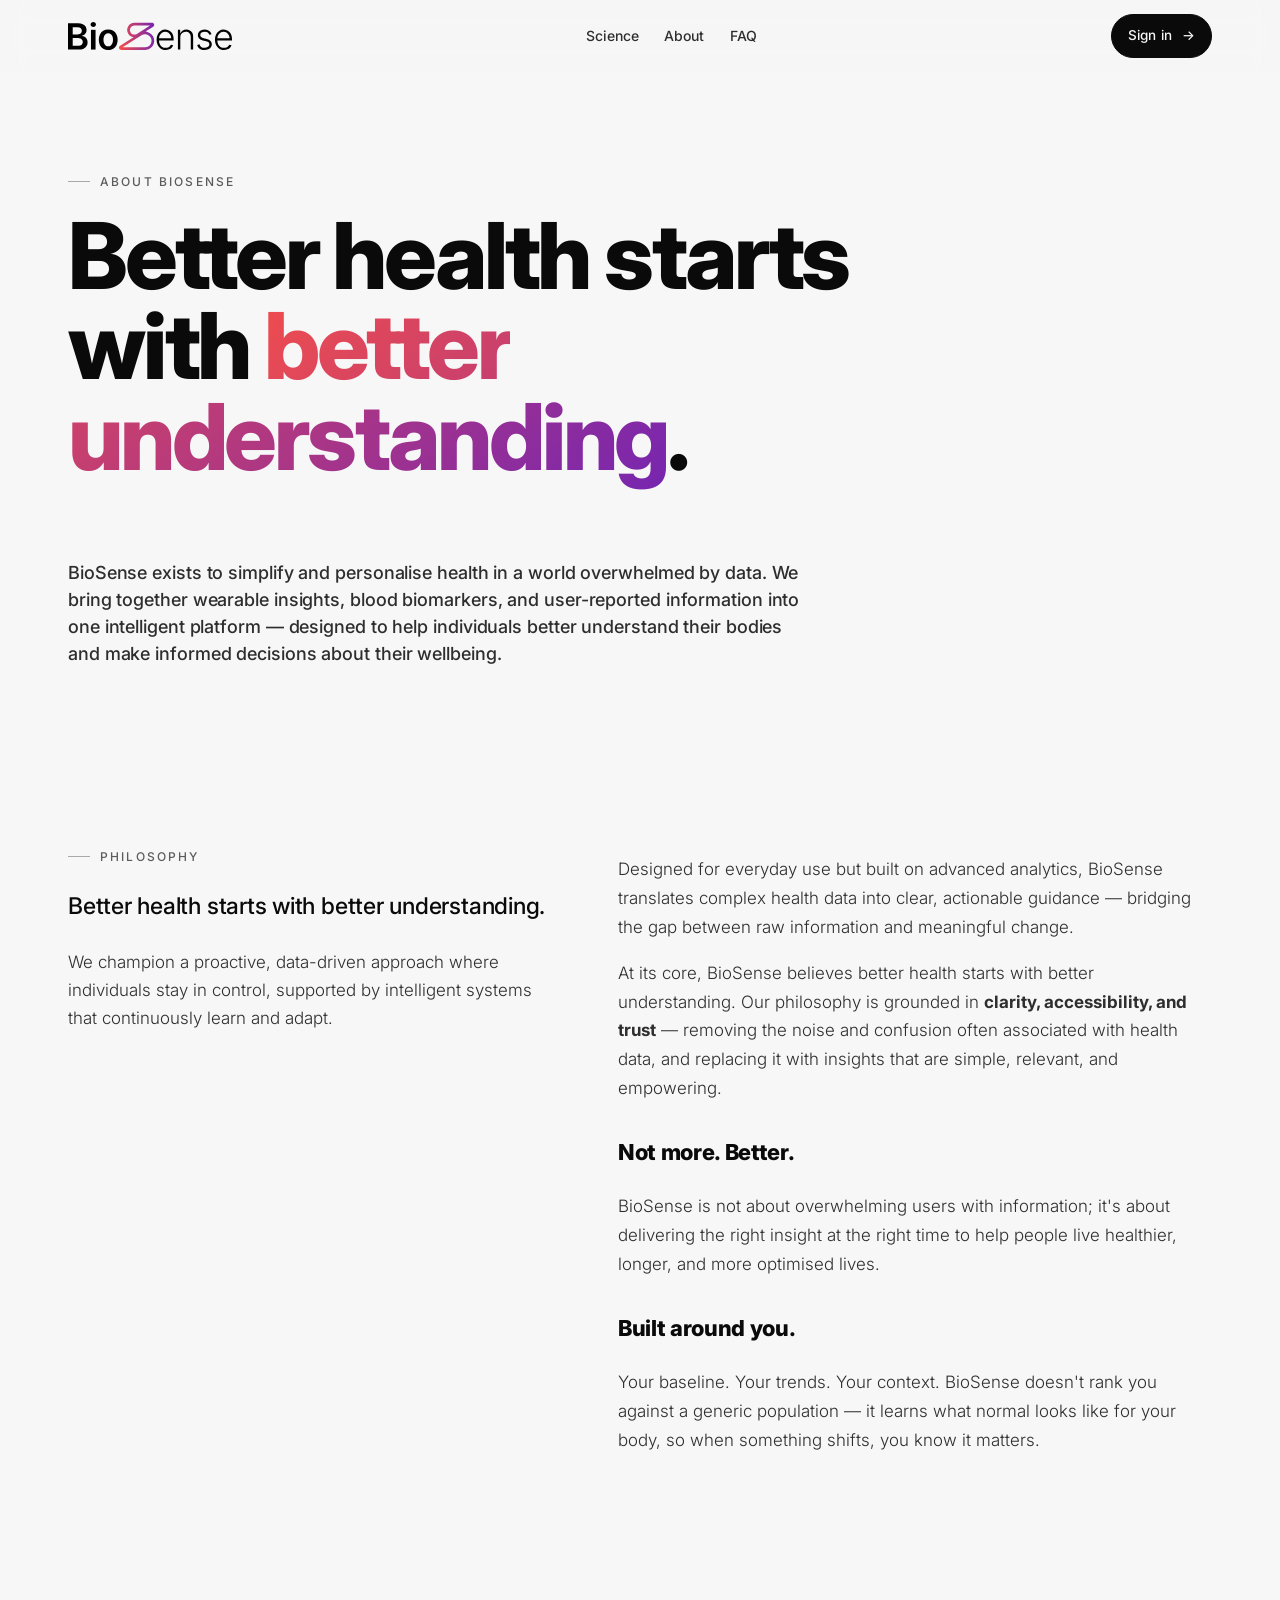
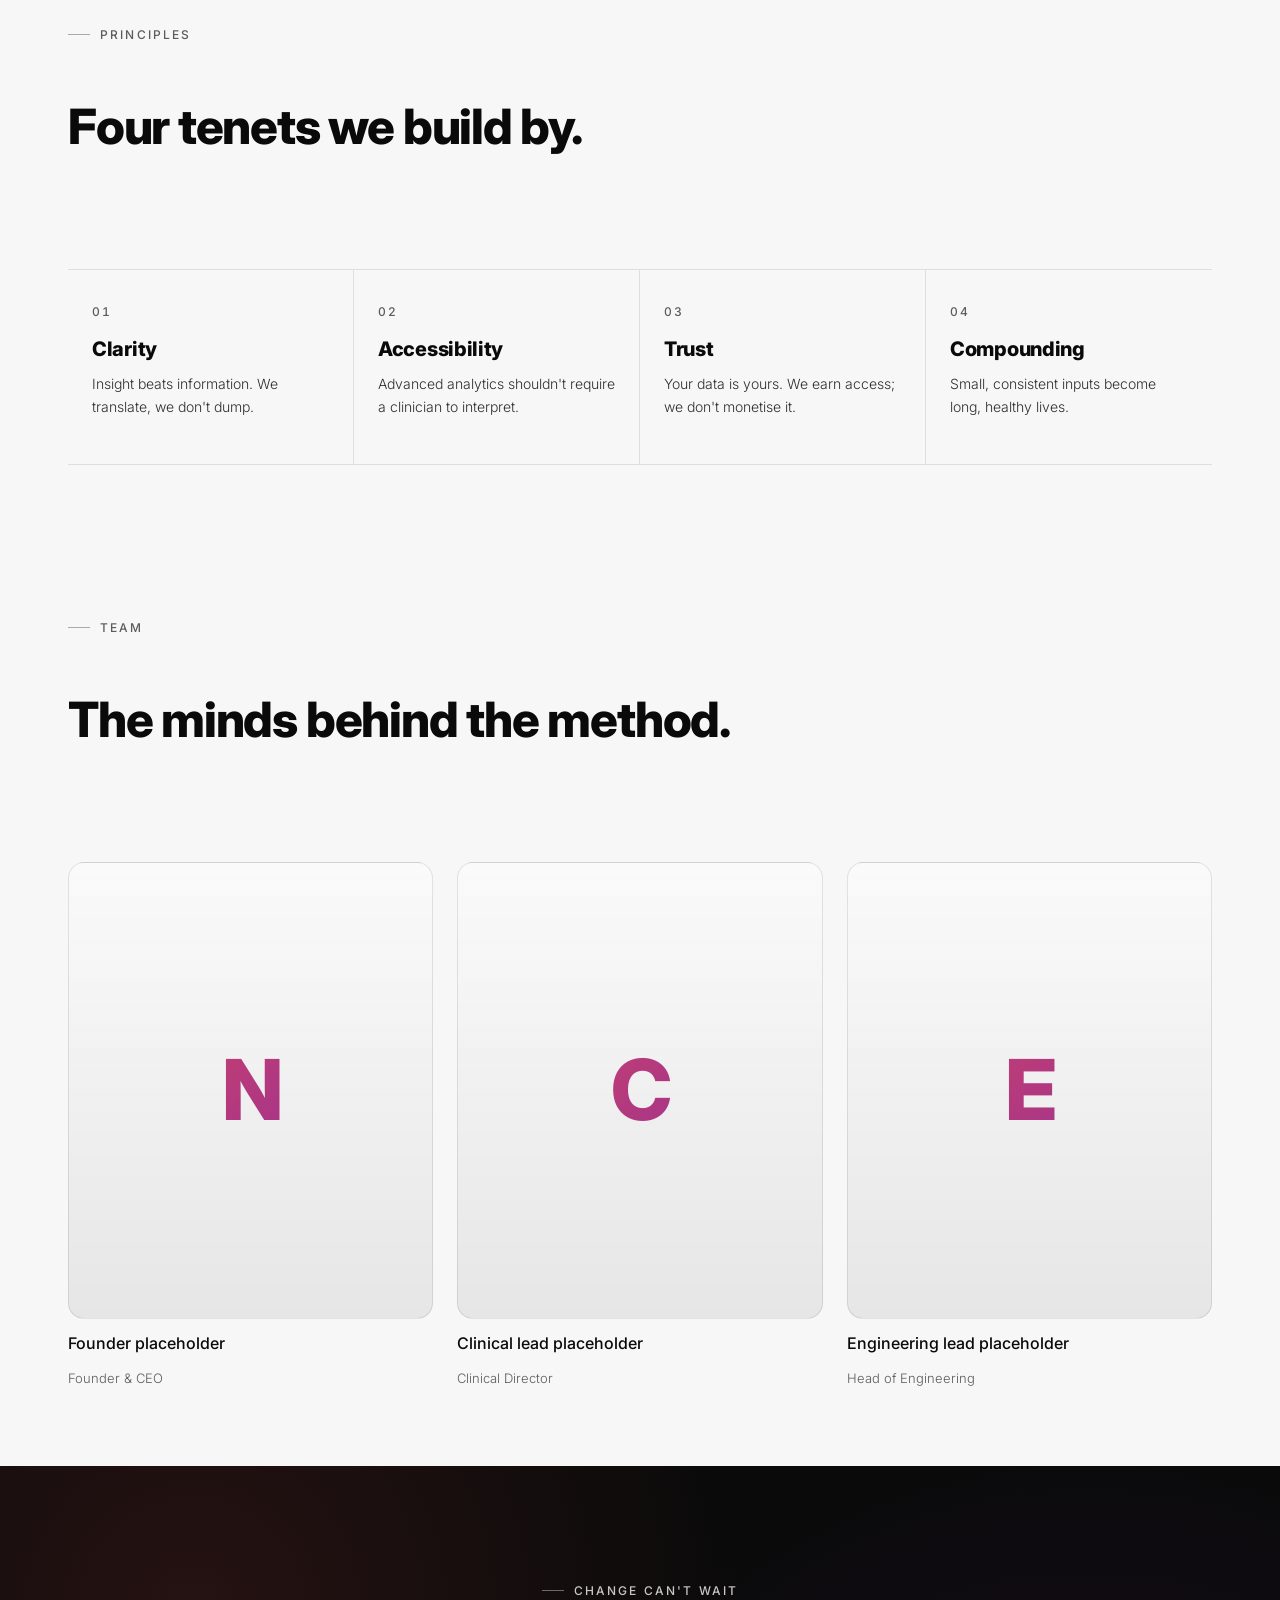
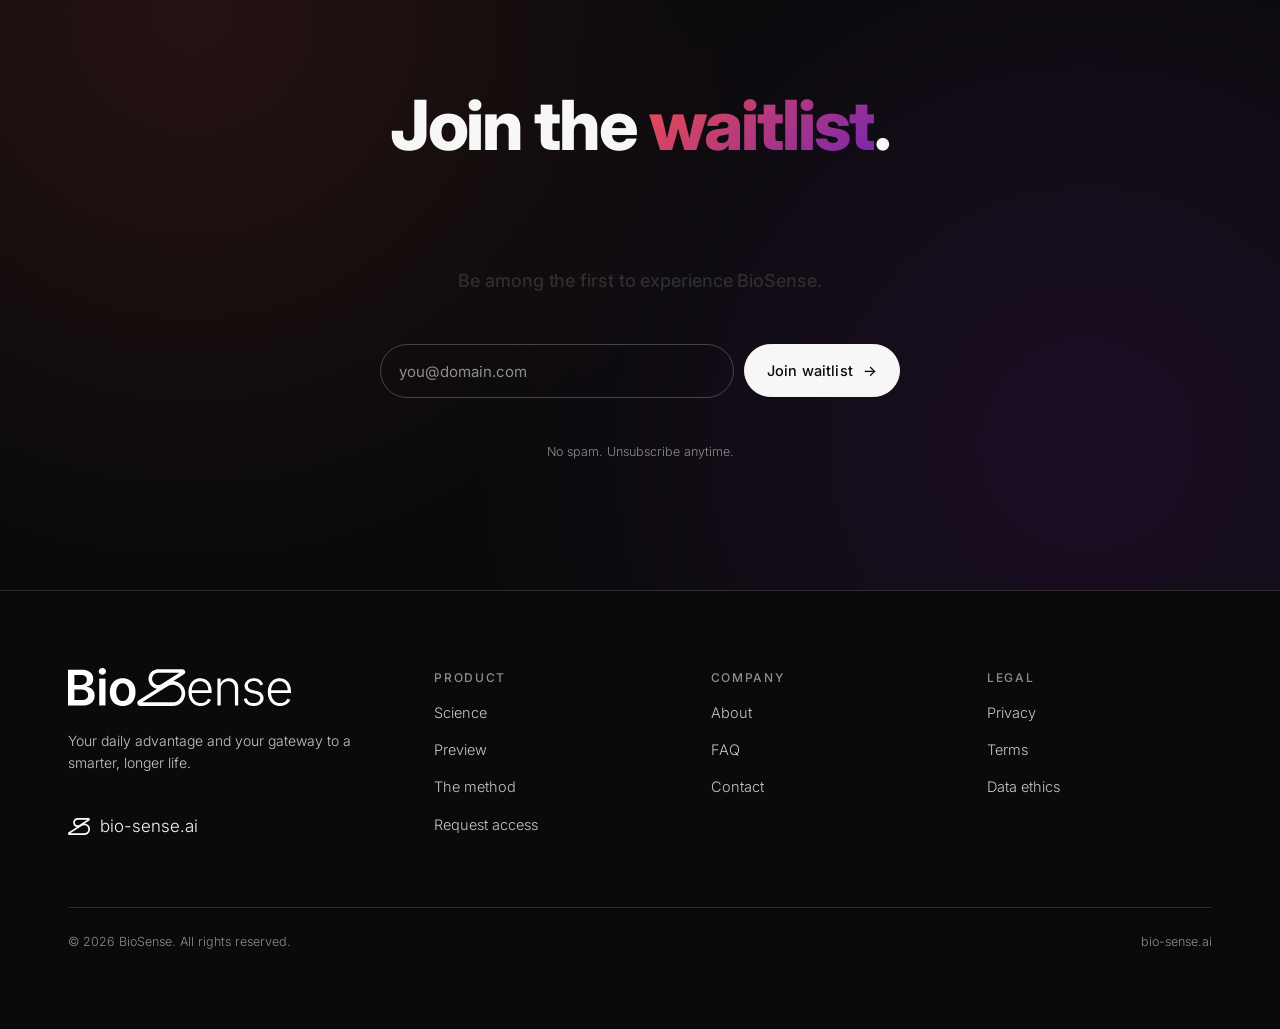
<file: site/about.html>
<!DOCTYPE html>
<html lang="en">
<head>
<meta charset="UTF-8" />
<meta name="viewport" content="width=device-width, initial-scale=1" />
<title>About — BioSense</title>
<meta name="description" content="BioSense exists to simplify and personalise health in a world overwhelmed by data. Our philosophy: clarity, accessibility, and trust." />
<meta name="theme-color" content="#F7F7F7" />
<link rel="icon" href="assets/logo.svg" type="image/svg+xml" />

<link rel="preconnect" href="https://fonts.googleapis.com" />
<link rel="preconnect" href="https://fonts.gstatic.com" crossorigin />
<link rel="stylesheet" href="https://fonts.googleapis.com/css2?family=Inter:wght@300;500;800&display=swap" />
<link rel="stylesheet" href="assets/styles.css" />
</head>
<body>

<svg width="0" height="0" aria-hidden="true" style="position:absolute">
  <defs>
    <linearGradient id="biosenseBrandGrad" x1="0" y1="0" x2="1" y2="1">
      <stop offset="0%" stop-color="#F04D4D"/>
      <stop offset="100%" stop-color="#7625B0"/>
    </linearGradient>
    <!-- Real brand mark — see index.html for provenance note. -->
    <symbol id="biosense-mark" viewBox="0 0 243.367 187.7441">
      <path d="m235.7728,94.0735c-8.5085-15.8135-22.7169-27.0073-40.0065-31.5192-4.2777-1.1161-8.634-1.7703-12.9951-1.9764l53.8894-34.2889c5.395-3.4325,7.8195-9.8638,6.0314-16.0036C240.9046,4.1448,235.4075.0194,229.0123.0194h-121.041l-.04-.0016c-10.6439-.2813-20.8667,2.7804-29.6698,8.8691-20.8981,14.4496-27.5887,42.2009-15.5628,64.5524,6.6693,12.3951,17.8074,21.1692,31.3629,24.7061,2.0065.5235,4.0351.9126,6.073,1.1795L7.3964,158.332c-6.0345,3.841-8.7458,11.036-6.7455,17.904,2.0002,6.8681,8.1495,11.4822,15.3027,11.4822h162.0679l.0584.0024c.5798.0157,1.1565.0235,1.7339.0235,12.9066,0,25.3582-3.9038,36.1098-11.3376,26.6546-18.4312,35.1874-53.8268,19.8493-82.3331Zm-112.2739-17.7187c-7.4385,4.7319-16.2353,6.1108-24.7659,3.8866-8.5234-2.2242-15.5345-7.7535-19.7401-15.5699-7.4314-13.8116-3.13-31.63,9.7922-40.5652,5.549-3.8371,12.4377-5.7878,19.0881-5.5914l106.5245.0079-90.8989,57.832Zm81.901,84.8323c-7.9491,5.4963-17.1867,8.2626-26.7174,8.0395-.0011,0-153.9167-.0118-153.9209-.0118l130.7193-83.1667c10.6973-6.8053,23.347-8.7898,35.614-5.5898,12.2584,3.1991,22.3382,11.1475,28.3837,22.383,10.6894,19.8665,4.5049,45.495-14.0787,58.3458Z"
            fill="url(#biosenseBrandGrad)"/>
    </symbol>
  </defs>
</svg>

<!-- NAV -->
<header class="nav" id="site-nav">
  <div class="container nav__inner">
    <a class="nav__brand logo" href="index.html" aria-label="BioSense — home">
      <img class="logo__img" src="assets/biosense-logotype.svg" alt="BioSense" width="176" height="30" />
    </a>
    <nav class="nav__links" aria-label="Primary">
      <a href="science.html">Science</a>
      <a href="about.html" aria-current="page">About</a>
      <a href="index.html#faq">FAQ</a>
    </nav>
    <div class="nav__cta">
      <a class="btn btn--sm" href="app.html">Sign in <span class="arr" aria-hidden="true">→</span></a>
    </div>
    <button class="nav__toggle" aria-label="Menu" aria-expanded="false" aria-controls="mobile-nav" id="nav-toggle"><span></span></button>
  </div>
  <div class="nav__mobile" id="mobile-nav">
    <a href="science.html">Science</a>
    <a href="about.html" aria-current="page">About</a>
    <a href="index.html#faq">FAQ</a>
    <a class="btn btn--sm" href="app.html">Sign in <span class="arr" aria-hidden="true">→</span></a>
  </div>
</header>

<main>

  <!-- HERO -->
  <section class="hero">
    <div class="container">
      <div class="reveal" style="max-width: 860px;">
        <span class="eyebrow">About BioSense</span>
        <h1 class="display-xxl" style="margin-top:20px;">
          Better health starts with <em><span class="grad-text">better understanding</span></em>.
        </h1>
        <p class="subheading u-max-ch" style="margin-top:24px;">
          BioSense exists to simplify and personalise health in a world overwhelmed
          by data. We bring together wearable insights, blood biomarkers, and
          user-reported information into one intelligent platform — designed to
          help individuals better understand their bodies and make informed
          decisions about their wellbeing.
        </p>
      </div>
    </div>
  </section>

  <!-- EDITORIAL LONG READ -->
  <section class="section section--tight">
    <div class="container">
      <div class="editorial reveal">
        <div>
          <span class="eyebrow">Philosophy</span>
          <p class="editorial__lede u-mt-5">
            Better health starts with better understanding.
          </p>
          <p class="body u-mt-5">
            We champion a proactive, data-driven approach where individuals
            stay in control, supported by intelligent systems that continuously
            learn and adapt.
          </p>
        </div>
        <div class="editorial__body">
          <p>
            Designed for everyday use but built on advanced analytics, BioSense
            translates complex health data into clear, actionable guidance —
            bridging the gap between raw information and meaningful change.
          </p>
          <p>
            At its core, BioSense believes better health starts with better
            understanding. Our philosophy is grounded in <strong>clarity,
            accessibility, and trust</strong> — removing the noise and confusion
            often associated with health data, and replacing it with insights
            that are simple, relevant, and empowering.
          </p>
          <h3>Not more. Better.</h3>
          <p>
            BioSense is not about overwhelming users with information; it's
            about delivering the right insight at the right time to help people
            live healthier, longer, and more optimised lives.
          </p>
          <h3>Built around you.</h3>
          <p>
            Your baseline. Your trends. Your context. BioSense doesn't rank you
            against a generic population — it learns what normal looks like for
            your body, so when something shifts, you know it matters.
          </p>
        </div>
      </div>
    </div>
  </section>

  <!-- PRINCIPLES -->
  <section class="section section--tight">
    <div class="container">
      <div class="section-head reveal">
        <span class="eyebrow">Principles</span>
        <h2 class="display">Four tenets we build by.</h2>
      </div>
      <div class="principles reveal">
        <div class="principle">
          <div class="principle__num">01</div>
          <div class="principle__name">Clarity</div>
          <p class="principle__desc">Insight beats information. We translate, we don't dump.</p>
        </div>
        <div class="principle">
          <div class="principle__num">02</div>
          <div class="principle__name">Accessibility</div>
          <p class="principle__desc">Advanced analytics shouldn't require a clinician to interpret.</p>
        </div>
        <div class="principle">
          <div class="principle__num">03</div>
          <div class="principle__name">Trust</div>
          <p class="principle__desc">Your data is yours. We earn access; we don't monetise it.</p>
        </div>
        <div class="principle">
          <div class="principle__num">04</div>
          <div class="principle__name">Compounding</div>
          <p class="principle__desc">Small, consistent inputs become long, healthy lives.</p>
        </div>
      </div>
    </div>
  </section>

  <!-- TEAM -->
  <section class="section section--tight">
    <div class="container">
      <div class="section-head reveal">
        <span class="eyebrow">Team</span>
        <h2 class="display">The minds behind the method.</h2>
      </div>
      <div class="team reveal">
        <div class="member">
          <div class="member__portrait"><span class="member__monogram">N</span></div>
          <div class="member__name">Founder placeholder</div>
          <div class="member__role">Founder &amp; CEO</div>
        </div>
        <div class="member">
          <div class="member__portrait"><span class="member__monogram">C</span></div>
          <div class="member__name">Clinical lead placeholder</div>
          <div class="member__role">Clinical Director</div>
        </div>
        <div class="member">
          <div class="member__portrait"><span class="member__monogram">E</span></div>
          <div class="member__name">Engineering lead placeholder</div>
          <div class="member__role">Head of Engineering</div>
        </div>
      </div>
    </div>
  </section>

  <!-- CTA -->
  <section class="cta" id="waitlist" aria-labelledby="about-cta">
    <div class="container cta__inner reveal">
      <span class="eyebrow eyebrow--on-dark" style="justify-content:center;">Change can't wait</span>
      <h2 id="about-cta" class="display-xl">Join the <span class="grad-text">waitlist</span>.</h2>
      <p class="subheading">Be among the first to experience BioSense.</p>
      <form class="cta__form" novalidate onsubmit="event.preventDefault(); this.querySelector('button').textContent='You\u2019re on the list \u2714'; this.querySelector('input').value='';">
        <label for="cta-email" class="visually-hidden" style="position:absolute;left:-9999px;">Email address</label>
        <input class="cta__input" id="cta-email" type="email" required placeholder="you@domain.com" autocomplete="email"/>
        <button class="btn btn--on-dark" type="submit">Join waitlist <span class="arr" aria-hidden="true">→</span></button>
      </form>
      <p class="cta__note">No spam. Unsubscribe anytime.</p>
    </div>
  </section>
</main>

<!-- FOOTER -->
<footer class="footer">
  <div class="container">
    <div class="footer__grid">
      <div>
        <a class="logo logo--on-dark logo--lg" href="index.html" aria-label="BioSense — home">
          <img class="logo__img" src="assets/biosense-logotype-white.svg" alt="BioSense" width="220" height="38" />
        </a>
        <p class="footer__tag">Your daily advantage and your gateway to a smarter, longer life.</p>
        <div class="footer__url u-mt-5">
          <img src="assets/biosense-mark-white.svg" alt="" aria-hidden="true" width="22" height="17" />
          <span>bio-sense.ai</span>
        </div>
      </div>
      <div class="footer__col">
        <h4>Product</h4>
        <ul>
          <li><a href="science.html">Science</a></li>
          <li><a href="index.html#preview">Preview</a></li>
          <li><a href="index.html#how">The method</a></li>
          <li><a href="index.html#waitlist">Request access</a></li>
        </ul>
      </div>
      <div class="footer__col">
        <h4>Company</h4>
        <ul>
          <li><a href="about.html">About</a></li>
          <li><a href="index.html#faq">FAQ</a></li>
          <li><a href="mailto:hello@bio-sense.ai">Contact</a></li>
        </ul>
      </div>
      <div class="footer__col">
        <h4>Legal</h4>
        <ul>
          <li><a href="#">Privacy</a></li>
          <li><a href="#">Terms</a></li>
          <li><a href="#">Data ethics</a></li>
        </ul>
      </div>
    </div>
    <div class="footer__legal">
      <span>© 2026 BioSense. All rights reserved.</span>
      <span>bio-sense.ai</span>
    </div>
  </div>
</footer>

<script src="assets/main.js" defer></script>
</body>
</html>
</file>
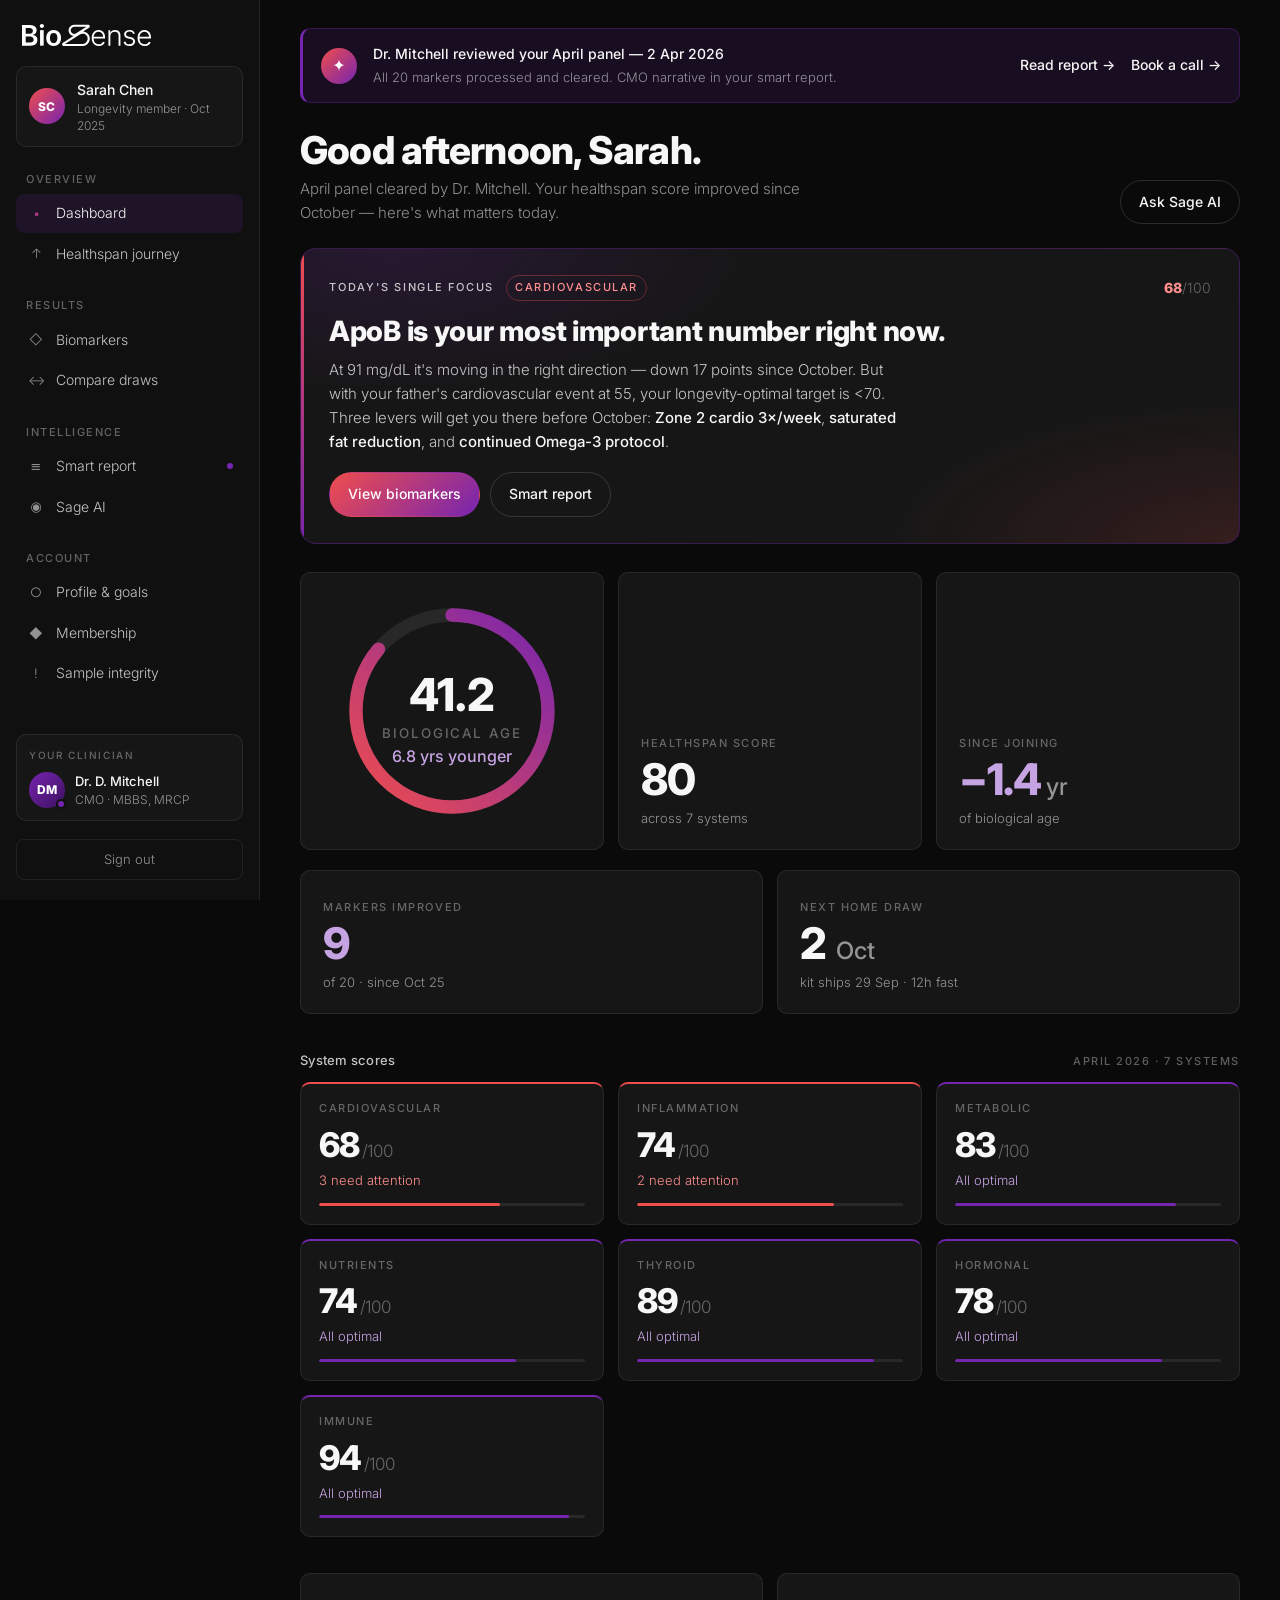
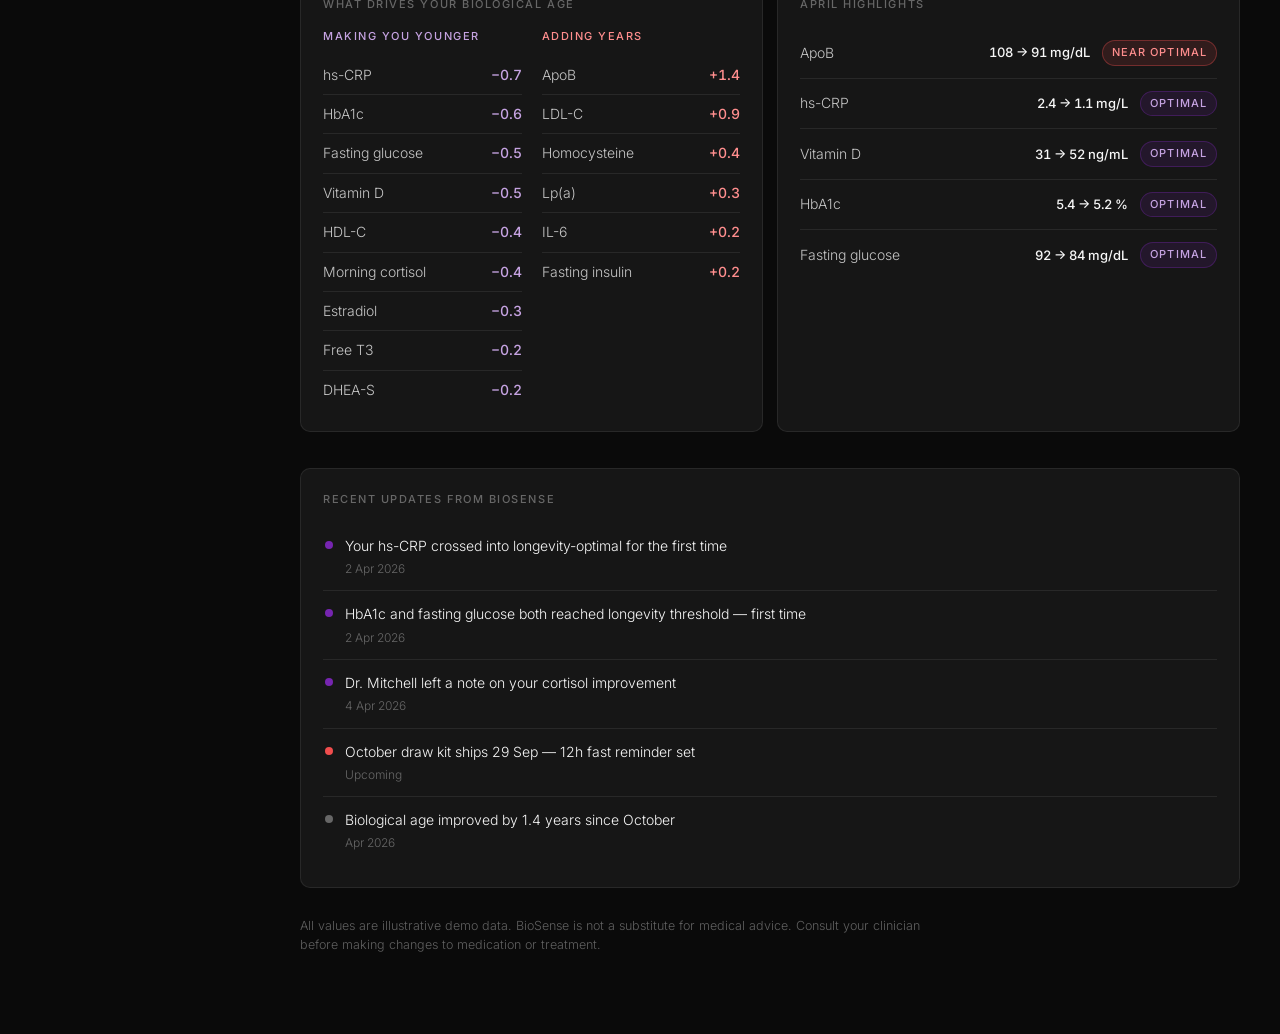
<file: site/app.html>
<!DOCTYPE html>
<html lang="en">
<head>
<meta charset="UTF-8" />
<meta name="viewport" content="width=device-width, initial-scale=1" />
<title>BioSense — Member dashboard</title>
<meta name="description" content="BioSense member dashboard — 20+ biomarkers, CMO-reviewed every draw. Smart report, healthspan journey and Sage AI." />
<meta name="theme-color" content="#0A0A0A" />
<link rel="icon" href="assets/logo.svg" type="image/svg+xml" />

<!-- Inter only, per brand guidelines -->
<link rel="preconnect" href="https://fonts.googleapis.com" />
<link rel="preconnect" href="https://fonts.gstatic.com" crossorigin />
<link rel="stylesheet" href="https://fonts.googleapis.com/css2?family=Inter:wght@300;500;800&display=swap" />

<!-- Shared brand tokens first, then app overrides. -->
<link rel="stylesheet" href="assets/styles.css" />
<link rel="stylesheet" href="assets/app.css" />
</head>
<body class="app">

<!-- ============================================================
     SHARED SVG DEFS — brand gradient + reusable mark symbol
     (same gradient definition as the marketing pages so the mark
     renders identically in the sidebar logo and anywhere else.)
     ============================================================ -->
<svg width="0" height="0" aria-hidden="true" style="position:absolute">
  <defs>
    <linearGradient id="biosenseBrandGrad" x1="0" y1="0" x2="1" y2="1">
      <stop offset="0%" stop-color="#F04D4D"/>
      <stop offset="100%" stop-color="#7625B0"/>
    </linearGradient>
    <!-- Horizontal variant used by large hero stats (bio-age ring etc) -->
    <linearGradient id="biosenseBrandGradH" x1="0" y1="0" x2="1" y2="0">
      <stop offset="0%" stop-color="#F04D4D"/>
      <stop offset="100%" stop-color="#7625B0"/>
    </linearGradient>
    <symbol id="biosense-mark" viewBox="0 0 243.367 187.7441">
      <path d="m235.7728,94.0735c-8.5085-15.8135-22.7169-27.0073-40.0065-31.5192-4.2777-1.1161-8.634-1.7703-12.9951-1.9764l53.8894-34.2889c5.395-3.4325,7.8195-9.8638,6.0314-16.0036C240.9046,4.1448,235.4075.0194,229.0123.0194h-121.041l-.04-.0016c-10.6439-.2813-20.8667,2.7804-29.6698,8.8691-20.8981,14.4496-27.5887,42.2009-15.5628,64.5524,6.6693,12.3951,17.8074,21.1692,31.3629,24.7061,2.0065.5235,4.0351.9126,6.073,1.1795L7.3964,158.332c-6.0345,3.841-8.7458,11.036-6.7455,17.904,2.0002,6.8681,8.1495,11.4822,15.3027,11.4822h162.0679l.0584.0024c.5798.0157,1.1565.0235,1.7339.0235,12.9066,0,25.3582-3.9038,36.1098-11.3376,26.6546-18.4312,35.1874-53.8268,19.8493-82.3331Zm-112.2739-17.7187c-7.4385,4.7319-16.2353,6.1108-24.7659,3.8866-8.5234-2.2242-15.5345-7.7535-19.7401-15.5699-7.4314-13.8116-3.13-31.63,9.7922-40.5652,5.549-3.8371,12.4377-5.7878,19.0881-5.5914l106.5245.0079-90.8989,57.832Zm81.901,84.8323c-7.9491,5.4963-17.1867,8.2626-26.7174,8.0395-.0011,0-153.9167-.0118-153.9209-.0118l130.7193-83.1667c10.6973-6.8053,23.347-8.7898,35.614-5.5898,12.2584,3.1991,22.3382,11.1475,28.3837,22.383,10.6894,19.8665,4.5049,45.495-14.0787,58.3458Z"
            fill="url(#biosenseBrandGrad)"/>
    </symbol>
  </defs>
</svg>

<!-- ============================================================
     APP SHELL — two-column layout (sidebar + main)
     ============================================================ -->
<div class="app-shell">

  <!-- ==========================================================
       SIDEBAR
       =========================================================  -->
  <aside class="app-sidebar" aria-label="Member navigation">
    <a class="app-brand" href="index.html" aria-label="BioSense — back to marketing site">
      <img class="app-brand__img" src="assets/biosense-logotype-white.svg" alt="BioSense" width="140" height="24" />
    </a>

    <!-- Member card — who is signed in -->
    <div class="app-member">
      <div class="app-avatar" aria-hidden="true">SC</div>
      <div class="app-member__body">
        <div class="app-member__name">Sarah Chen</div>
        <div class="app-member__meta">Longevity member · Oct 2025</div>
      </div>
    </div>

    <!-- Primary navigation — section switches driven by app.js -->
    <nav class="app-nav" aria-label="Dashboard sections">
      <div class="app-nav__group">
        <div class="app-nav__label">Overview</div>
        <button class="app-nav__item is-active" data-target="dashboard">
          <span class="app-nav__dot" aria-hidden="true">▪</span>
          <span>Dashboard</span>
        </button>
        <button class="app-nav__item" data-target="healthspan">
          <span class="app-nav__dot" aria-hidden="true">↑</span>
          <span>Healthspan journey</span>
        </button>
      </div>

      <div class="app-nav__group">
        <div class="app-nav__label">Results</div>
        <button class="app-nav__item" data-target="biomarkers">
          <span class="app-nav__dot" aria-hidden="true">◇</span>
          <span>Biomarkers</span>
        </button>
        <button class="app-nav__item" data-target="compare">
          <span class="app-nav__dot" aria-hidden="true">↔</span>
          <span>Compare draws</span>
        </button>
      </div>

      <div class="app-nav__group">
        <div class="app-nav__label">Intelligence</div>
        <button class="app-nav__item" data-target="smart-report">
          <span class="app-nav__dot" aria-hidden="true">≡</span>
          <span>Smart report</span>
          <span class="app-nav__pip" aria-hidden="true"></span>
        </button>
        <button class="app-nav__item" data-target="sage">
          <span class="app-nav__dot" aria-hidden="true">◉</span>
          <span>Sage AI</span>
        </button>
      </div>

      <div class="app-nav__group">
        <div class="app-nav__label">Account</div>
        <button class="app-nav__item" data-target="profile">
          <span class="app-nav__dot" aria-hidden="true">○</span>
          <span>Profile &amp; goals</span>
        </button>
        <button class="app-nav__item" data-target="membership">
          <span class="app-nav__dot" aria-hidden="true">◆</span>
          <span>Membership</span>
        </button>
        <button class="app-nav__item" data-target="integrity">
          <span class="app-nav__dot" aria-hidden="true">!</span>
          <span>Sample integrity</span>
        </button>
      </div>
    </nav>

    <!-- Clinician card — assigned CMO -->
    <div class="app-clinician">
      <div class="app-clinician__label">Your clinician</div>
      <div class="app-clinician__body">
        <div class="app-avatar app-avatar--cmo" aria-hidden="true">
          DM
          <span class="app-avatar__status" aria-hidden="true"></span>
        </div>
        <div>
          <div class="app-clinician__name">Dr. D. Mitchell</div>
          <div class="app-clinician__meta">CMO · MBBS, MRCP</div>
        </div>
      </div>
    </div>

    <a class="app-signout" href="index.html">Sign out</a>
  </aside>

  <!-- Mobile sidebar backdrop -->
  <button class="app-sidebar-scrim" aria-label="Close menu" hidden></button>

  <!-- ==========================================================
       MAIN — each section is .app-section, one shown at a time.
       JS toggles [hidden] based on sidebar click.
       ==========================================================  -->
  <main class="app-main">

    <!-- Mobile top bar — only shown below ~960px -->
    <header class="app-topbar">
      <button class="app-topbar__toggle" id="app-menu-toggle" aria-label="Open menu" aria-expanded="false">
        <span></span><span></span><span></span>
      </button>
      <img class="app-topbar__mark" src="assets/biosense-mark-white.svg" alt="" aria-hidden="true" width="22" height="17" />
      <span class="app-topbar__title" id="app-current-title">Dashboard</span>
    </header>

    <!-- ==========================================================
         SECTION · Dashboard (default)
         ==========================================================  -->
    <section class="app-section is-active" data-section="dashboard">
      <!-- CMO review banner -->
      <div class="app-banner">
        <span class="app-banner__icon" aria-hidden="true">✦</span>
        <div class="app-banner__body">
          <div class="app-banner__title">Dr. Mitchell reviewed your April panel — 2 Apr 2026</div>
          <div class="app-banner__sub">All 20 markers processed and cleared. CMO narrative in your smart report.</div>
        </div>
        <div class="app-banner__actions">
          <button class="app-link" data-target="smart-report">Read report →</button>
          <button class="app-link">Book a call →</button>
        </div>
      </div>

      <!-- Page head -->
      <div class="app-head">
        <div>
          <h1 class="app-h1">Good afternoon, Sarah.</h1>
          <p class="app-sub">April panel cleared by Dr. Mitchell. Your healthspan score improved since October — here's what matters today.</p>
        </div>
        <button class="app-btn app-btn--ghost" data-target="sage">Ask Sage AI</button>
      </div>

      <!-- Hero focus card — "today's single focus" -->
      <div class="app-focus">
        <div class="app-focus__meta">
          <span class="app-focus__label">Today's single focus</span>
          <span class="app-focus__system">Cardiovascular</span>
          <span class="app-focus__score">68<span class="app-focus__score-max">/100</span></span>
        </div>
        <h2 class="app-focus__title">ApoB is your most important number right now.</h2>
        <p class="app-focus__copy">
          At 91 mg/dL it's moving in the right direction — down 17 points since October. But with
          your father's cardiovascular event at 55, your longevity-optimal target is &lt;70. Three
          levers will get you there before October:
          <em>Zone&nbsp;2 cardio 3&times;/week</em>, <em>saturated fat reduction</em>, and
          <em>continued Omega-3 protocol</em>.
        </p>
        <div class="app-focus__actions">
          <button class="app-btn" data-target="biomarkers">View biomarkers</button>
          <button class="app-btn app-btn--ghost" data-target="smart-report">Smart report</button>
        </div>
      </div>

      <!-- Headline stats grid -->
      <div class="app-grid app-grid--3 u-mb-5">
        <!-- Bio-age ring -->
        <div class="app-card app-card--ring">
          <svg class="app-ring" viewBox="0 0 180 180" role="img" aria-label="Biological age 41.2, 6.8 years younger than calendar age">
            <defs>
              <linearGradient id="ringGrad" x1="0" y1="0" x2="1" y2="1">
                <stop offset="0%" stop-color="#F04D4D"/>
                <stop offset="100%" stop-color="#7625B0"/>
              </linearGradient>
            </defs>
            <!-- Track -->
            <circle cx="90" cy="90" r="72" fill="none"
                    stroke="rgba(247,247,247,0.08)" stroke-width="10"/>
            <!-- Progress — ~86% (6.8 yrs younger out of ~8 yr longevity-optimal target) -->
            <circle cx="90" cy="90" r="72" fill="none"
                    stroke="url(#ringGrad)" stroke-width="10" stroke-linecap="round"
                    stroke-dasharray="452.4" stroke-dashoffset="63.3"
                    transform="rotate(-90 90 90)"/>
            <text x="90" y="90" text-anchor="middle" class="app-ring__num">41.2</text>
            <text x="90" y="110" text-anchor="middle" class="app-ring__cap">Biological age</text>
            <text x="90" y="128" text-anchor="middle" class="app-ring__sub">6.8 yrs younger</text>
          </svg>
        </div>

        <div class="app-card app-stat">
          <div class="app-stat__label">Healthspan score</div>
          <div class="app-stat__num">80</div>
          <div class="app-stat__sub">across 7 systems</div>
        </div>

        <div class="app-card app-stat">
          <div class="app-stat__label">Since joining</div>
          <div class="app-stat__num app-stat__num--good">−1.4<span class="app-stat__unit">yr</span></div>
          <div class="app-stat__sub">of biological age</div>
        </div>
      </div>

      <div class="app-grid app-grid--2 u-mb-7">
        <div class="app-card app-stat">
          <div class="app-stat__label">Markers improved</div>
          <div class="app-stat__num app-stat__num--good">9</div>
          <div class="app-stat__sub">of 20 · since Oct 25</div>
        </div>

        <div class="app-card app-stat">
          <div class="app-stat__label">Next home draw</div>
          <div class="app-stat__num">2<span class="app-stat__unit"> Oct</span></div>
          <div class="app-stat__sub">kit ships 29 Sep · 12h fast</div>
        </div>
      </div>

      <!-- System scores -->
      <h3 class="app-section-title">System scores <span class="app-section-title__meta">April 2026 · 7 systems</span></h3>
      <div class="app-grid app-grid--3 u-mb-7" data-system-grid>
        <!-- Generated inline; each card has a semantic class for colour -->
        <div class="app-card app-system app-system--warn">
          <div class="app-system__label">Cardiovascular</div>
          <div class="app-system__score">68<span>/100</span></div>
          <div class="app-system__note">3 need attention</div>
          <div class="app-system__bar"><span style="width: 68%"></span></div>
        </div>
        <div class="app-card app-system app-system--warn">
          <div class="app-system__label">Inflammation</div>
          <div class="app-system__score">74<span>/100</span></div>
          <div class="app-system__note">2 need attention</div>
          <div class="app-system__bar"><span style="width: 74%"></span></div>
        </div>
        <div class="app-card app-system app-system--good">
          <div class="app-system__label">Metabolic</div>
          <div class="app-system__score">83<span>/100</span></div>
          <div class="app-system__note">All optimal</div>
          <div class="app-system__bar"><span style="width: 83%"></span></div>
        </div>
        <div class="app-card app-system app-system--good">
          <div class="app-system__label">Nutrients</div>
          <div class="app-system__score">74<span>/100</span></div>
          <div class="app-system__note">All optimal</div>
          <div class="app-system__bar"><span style="width: 74%"></span></div>
        </div>
        <div class="app-card app-system app-system--good">
          <div class="app-system__label">Thyroid</div>
          <div class="app-system__score">89<span>/100</span></div>
          <div class="app-system__note">All optimal</div>
          <div class="app-system__bar"><span style="width: 89%"></span></div>
        </div>
        <div class="app-card app-system app-system--good">
          <div class="app-system__label">Hormonal</div>
          <div class="app-system__score">78<span>/100</span></div>
          <div class="app-system__note">All optimal</div>
          <div class="app-system__bar"><span style="width: 78%"></span></div>
        </div>
        <div class="app-card app-system app-system--good">
          <div class="app-system__label">Immune</div>
          <div class="app-system__score">94<span>/100</span></div>
          <div class="app-system__note">All optimal</div>
          <div class="app-system__bar"><span style="width: 94%"></span></div>
        </div>
      </div>

      <!-- What drives + April highlights -->
      <div class="app-grid app-grid--2 u-mb-7">
        <div class="app-card app-card--pad">
          <div class="app-card__label">What drives your biological age</div>
          <div class="app-drivers">
            <div class="app-drivers__col">
              <div class="app-drivers__title app-drivers__title--good">Making you younger</div>
              <div class="app-drivers__list">
                <div><span>hs-CRP</span><b>−0.7</b></div>
                <div><span>HbA1c</span><b>−0.6</b></div>
                <div><span>Fasting glucose</span><b>−0.5</b></div>
                <div><span>Vitamin D</span><b>−0.5</b></div>
                <div><span>HDL-C</span><b>−0.4</b></div>
                <div><span>Morning cortisol</span><b>−0.4</b></div>
                <div><span>Estradiol</span><b>−0.3</b></div>
                <div><span>Free T3</span><b>−0.2</b></div>
                <div><span>DHEA-S</span><b>−0.2</b></div>
              </div>
            </div>
            <div class="app-drivers__col">
              <div class="app-drivers__title app-drivers__title--warn">Adding years</div>
              <div class="app-drivers__list">
                <div><span>ApoB</span><b class="is-warn">+1.4</b></div>
                <div><span>LDL-C</span><b class="is-warn">+0.9</b></div>
                <div><span>Homocysteine</span><b class="is-warn">+0.4</b></div>
                <div><span>Lp(a)</span><b class="is-warn">+0.3</b></div>
                <div><span>IL-6</span><b class="is-warn">+0.2</b></div>
                <div><span>Fasting insulin</span><b class="is-warn">+0.2</b></div>
              </div>
            </div>
          </div>
        </div>

        <div class="app-card app-card--pad">
          <div class="app-card__label">April highlights</div>
          <div class="app-highlights">
            <div>
              <span>ApoB</span>
              <code>108 → 91 mg/dL</code>
              <span class="app-pill app-pill--warn">Near optimal</span>
            </div>
            <div>
              <span>hs-CRP</span>
              <code>2.4 → 1.1 mg/L</code>
              <span class="app-pill app-pill--good">Optimal</span>
            </div>
            <div>
              <span>Vitamin D</span>
              <code>31 → 52 ng/mL</code>
              <span class="app-pill app-pill--good">Optimal</span>
            </div>
            <div>
              <span>HbA1c</span>
              <code>5.4 → 5.2 %</code>
              <span class="app-pill app-pill--good">Optimal</span>
            </div>
            <div>
              <span>Fasting glucose</span>
              <code>92 → 84 mg/dL</code>
              <span class="app-pill app-pill--good">Optimal</span>
            </div>
          </div>
        </div>
      </div>

      <!-- Timeline -->
      <div class="app-card app-card--pad u-mb-6">
        <div class="app-card__label">Recent updates from BioSense</div>
        <ol class="app-timeline">
          <li class="is-good">
            <div class="app-timeline__title">Your hs-CRP crossed into longevity-optimal for the first time</div>
            <div class="app-timeline__date">2 Apr 2026</div>
          </li>
          <li class="is-good">
            <div class="app-timeline__title">HbA1c and fasting glucose both reached longevity threshold — first time</div>
            <div class="app-timeline__date">2 Apr 2026</div>
          </li>
          <li class="is-good">
            <div class="app-timeline__title">Dr. Mitchell left a note on your cortisol improvement</div>
            <div class="app-timeline__date">4 Apr 2026</div>
          </li>
          <li class="is-pending">
            <div class="app-timeline__title">October draw kit ships 29 Sep — 12h fast reminder set</div>
            <div class="app-timeline__date">Upcoming</div>
          </li>
          <li>
            <div class="app-timeline__title">Biological age improved by 1.4 years since October</div>
            <div class="app-timeline__date">Apr 2026</div>
          </li>
        </ol>
      </div>

      <p class="app-disclaimer">
        All values are illustrative demo data. BioSense is not a substitute for medical advice.
        Consult your clinician before making changes to medication or treatment.
      </p>
    </section>

    <!-- ==========================================================
         SECTION · Healthspan journey
         ==========================================================  -->
    <section class="app-section" data-section="healthspan" hidden>
      <div class="app-head">
        <div>
          <h1 class="app-h1">Healthspan journey</h1>
          <p class="app-sub">Your biology over time. Every data point tied to a real home draw, reviewed by Dr. Mitchell.</p>
        </div>
      </div>

      <div class="app-grid app-grid--4 u-mb-6">
        <div class="app-card app-stat app-stat--sm">
          <div class="app-stat__label">Biological age</div>
          <div class="app-stat__num app-stat__num--good">41.2</div>
          <div class="app-stat__sub">−1.4 yr since joining</div>
        </div>
        <div class="app-card app-stat app-stat--sm">
          <div class="app-stat__label">Months enrolled</div>
          <div class="app-stat__num">6</div>
          <div class="app-stat__sub">5 home draws completed</div>
        </div>
        <div class="app-card app-stat app-stat--sm">
          <div class="app-stat__label">Markers to optimal</div>
          <div class="app-stat__num app-stat__num--good">+5</div>
          <div class="app-stat__sub">since draw 1</div>
        </div>
        <div class="app-card app-stat app-stat--sm">
          <div class="app-stat__label">Protocol adherence</div>
          <div class="app-stat__num">91<span class="app-stat__unit">%</span></div>
          <div class="app-stat__sub">30-day rolling</div>
        </div>
      </div>

      <!-- ApoB trajectory chart -->
      <div class="app-card app-card--pad u-mb-5">
        <div class="app-card__label">ApoB trajectory (mg/dL) — longevity optimal &lt;70</div>
        <svg class="app-chart" viewBox="0 0 720 220" role="img" aria-label="ApoB trajectory from October 2025 to April 2026, declining from 108 to 91 mg/dL">
          <defs>
            <linearGradient id="chartFillWarn" x1="0" y1="0" x2="0" y2="1">
              <stop offset="0%" stop-color="#F04D4D" stop-opacity="0.32"/>
              <stop offset="100%" stop-color="#F04D4D" stop-opacity="0"/>
            </linearGradient>
          </defs>
          <!-- Longevity-optimal zone (<70) -->
          <rect x="60" y="138" width="640" height="60" fill="rgba(118,37,176,0.10)"/>
          <text x="72" y="158" class="app-chart__band">Longevity optimal (&lt;70 mg/dL)</text>
          <!-- Grid -->
          <g class="app-chart__grid">
            <line x1="60" y1="40"  x2="700" y2="40"/>
            <line x1="60" y1="88"  x2="700" y2="88"/>
            <line x1="60" y1="136" x2="700" y2="136"/>
            <line x1="60" y1="184" x2="700" y2="184"/>
          </g>
          <!-- Axes -->
          <g class="app-chart__axis">
            <text x="52" y="44"  text-anchor="end">120</text>
            <text x="52" y="92"  text-anchor="end">100</text>
            <text x="52" y="140" text-anchor="end">80</text>
            <text x="52" y="188" text-anchor="end">60</text>
          </g>
          <!-- Data area fill -->
          <path d="M 92,60 L 212,74 L 332,90 L 452,100 L 572,108 L 692,116 L 692,200 L 92,200 Z"
                fill="url(#chartFillWarn)"/>
          <!-- Data line -->
          <path d="M 92,60 L 212,74 L 332,90 L 452,100 L 572,108 L 692,116"
                fill="none" stroke="#F04D4D" stroke-width="2.5"/>
          <!-- Data points -->
          <g fill="#F04D4D">
            <circle cx="92" cy="60" r="3.5"/>
            <circle cx="212" cy="74" r="3.5"/>
            <circle cx="332" cy="90" r="3.5"/>
            <circle cx="452" cy="100" r="3.5"/>
            <circle cx="572" cy="108" r="3.5"/>
            <circle cx="692" cy="116" r="5" stroke="#F7F7F7" stroke-width="1.5"/>
          </g>
          <!-- X labels -->
          <g class="app-chart__axis">
            <text x="92"  y="212" text-anchor="middle">Oct 25</text>
            <text x="212" y="212" text-anchor="middle">Nov 25</text>
            <text x="332" y="212" text-anchor="middle">Dec 25</text>
            <text x="452" y="212" text-anchor="middle">Feb 26</text>
            <text x="572" y="212" text-anchor="middle">Mar 26</text>
            <text x="692" y="212" text-anchor="middle">Apr 26</text>
          </g>
        </svg>
        <p class="app-chart__caption">
          Clear downward trajectory. 2–3 draws from longevity-optimal at current rate of change.
        </p>
      </div>

      <!-- Biological age over time chart -->
      <div class="app-card app-card--pad u-mb-5">
        <div class="app-card__label">Biological age over time — target below calendar age</div>
        <svg class="app-chart" viewBox="0 0 720 220" role="img" aria-label="Biological age over time, declining from 43.2 to 41.2 while calendar age held as reference.">
          <defs>
            <linearGradient id="chartFillGood" x1="0" y1="0" x2="0" y2="1">
              <stop offset="0%" stop-color="#7625B0" stop-opacity="0.32"/>
              <stop offset="100%" stop-color="#7625B0" stop-opacity="0"/>
            </linearGradient>
          </defs>
          <!-- Calendar age reference band (above the line is "older than you") -->
          <rect x="60" y="30" width="640" height="72" fill="rgba(247,247,247,0.03)"/>
          <text x="692" y="44" text-anchor="end" class="app-chart__band">Calendar age: 48</text>
          <!-- Grid -->
          <g class="app-chart__grid">
            <line x1="60" y1="40"  x2="700" y2="40"/>
            <line x1="60" y1="88"  x2="700" y2="88"/>
            <line x1="60" y1="136" x2="700" y2="136"/>
            <line x1="60" y1="184" x2="700" y2="184"/>
          </g>
          <g class="app-chart__axis">
            <text x="52" y="44"  text-anchor="end">48</text>
            <text x="52" y="92"  text-anchor="end">46</text>
            <text x="52" y="140" text-anchor="end">44</text>
            <text x="52" y="188" text-anchor="end">42</text>
          </g>
          <!-- Area -->
          <path d="M 92,112 L 212,120 L 332,138 L 452,156 L 572,172 L 692,180 L 692,200 L 92,200 Z"
                fill="url(#chartFillGood)"/>
          <!-- Line -->
          <path d="M 92,112 L 212,120 L 332,138 L 452,156 L 572,172 L 692,180"
                fill="none" stroke="#7625B0" stroke-width="2.5"/>
          <!-- Points -->
          <g fill="#7625B0">
            <circle cx="92" cy="112" r="3.5"/>
            <circle cx="212" cy="120" r="3.5"/>
            <circle cx="332" cy="138" r="3.5"/>
            <circle cx="452" cy="156" r="3.5"/>
            <circle cx="572" cy="172" r="3.5"/>
            <circle cx="692" cy="180" r="5" stroke="#F7F7F7" stroke-width="1.5"/>
          </g>
          <g class="app-chart__axis">
            <text x="92"  y="212" text-anchor="middle">Oct 25</text>
            <text x="212" y="212" text-anchor="middle">Nov 25</text>
            <text x="332" y="212" text-anchor="middle">Dec 25</text>
            <text x="452" y="212" text-anchor="middle">Feb 26</text>
            <text x="572" y="212" text-anchor="middle">Mar 26</text>
            <text x="692" y="212" text-anchor="middle">Apr 26</text>
          </g>
        </svg>
        <p class="app-chart__caption">
          Biological age moving consistently below the longevity-optimal reference line.
          6.8 years younger than calendar age.
        </p>
      </div>

      <p class="app-disclaimer">
        Biological age projections are illustrative for this proof of concept.
        Validated methodology required before production launch.
      </p>
    </section>

    <!-- ==========================================================
         SECTION · Biomarkers
         ==========================================================  -->
    <section class="app-section" data-section="biomarkers" hidden>
      <div class="app-head">
        <div>
          <h1 class="app-h1">Biomarkers</h1>
          <p class="app-sub">
            Latest draw: 2 Apr 2026. Range bars show lab reference range (dimmed) and
            longevity-optimal zone (grape). The pin is your value.
          </p>
        </div>
      </div>

      <!-- Teaching callout -->
      <aside class="app-callout u-mb-6">
        <b>Why longevity-optimal is different from lab normal.</b> Standard lab ranges are
        designed to detect disease — not to optimise for decades of health. We use
        longevity-optimised targets derived from the peer-reviewed literature on healthspan
        extension. These are shown as the grape zone on every range bar.
      </aside>

      <!-- CARDIOVASCULAR -->
      <div class="app-panel u-mb-6">
        <div class="app-panel__head">
          <div class="app-panel__title">
            <span class="app-panel__pin app-panel__pin--warn" aria-hidden="true"></span>
            Cardiovascular
          </div>
          <div class="app-panel__score app-panel__score--warn">68<span>/100</span></div>
        </div>
        <table class="app-table">
          <thead>
            <tr><th>Marker</th><th>Value + range</th><th>Status</th><th>vs Oct 25</th><th>Trend</th></tr>
          </thead>
          <tbody>
            <tr>
              <td>ApoB</td>
              <td>
                <div class="app-val"><b>91</b><em>mg/dL</em></div>
                <div class="app-range"><span class="app-range__opt" style="left:0%;  width:54%"></span><span class="app-range__pin app-range__pin--warn" style="left:70%"></span><em class="app-range__min">0</em><em class="app-range__max">130</em></div>
              </td>
              <td><span class="app-pill app-pill--warn">Needs attention</span></td>
              <td class="app-delta app-delta--good">−17</td>
              <td>
                <svg class="app-spark" viewBox="0 0 80 24" aria-hidden="true">
                  <path d="M 4,6 L 18,9 L 32,12 L 46,15 L 60,18 L 76,20" fill="none" stroke="#7625B0" stroke-width="1.8"/>
                  <circle cx="76" cy="20" r="2.4" fill="#7625B0"/>
                </svg>
              </td>
            </tr>
            <tr>
              <td>LDL-C</td>
              <td>
                <div class="app-val"><b>188</b><em>mg/dL</em></div>
                <div class="app-range"><span class="app-range__opt" style="left:0%;  width:50%"></span><span class="app-range__pin app-range__pin--bad" style="left:94%"></span><em class="app-range__min">0</em><em class="app-range__max">200</em></div>
              </td>
              <td><span class="app-pill app-pill--bad">Out of range</span></td>
              <td class="app-delta app-delta--good">−24</td>
              <td>
                <svg class="app-spark" viewBox="0 0 80 24" aria-hidden="true">
                  <path d="M 4,4 L 18,7 L 32,10 L 46,13 L 60,16 L 76,18" fill="none" stroke="#7625B0" stroke-width="1.8"/>
                  <circle cx="76" cy="18" r="2.4" fill="#7625B0"/>
                </svg>
              </td>
            </tr>
            <tr>
              <td>HDL-C</td>
              <td>
                <div class="app-val"><b>65</b><em>mg/dL</em></div>
                <div class="app-range"><span class="app-range__opt" style="left:50%; width:40%"></span><span class="app-range__pin app-range__pin--warn" style="left:65%"></span><em class="app-range__min">0</em><em class="app-range__max">100</em></div>
              </td>
              <td><span class="app-pill app-pill--warn">Near optimal</span></td>
              <td class="app-delta app-delta--good">+7</td>
              <td>
                <svg class="app-spark" viewBox="0 0 80 24" aria-hidden="true">
                  <path d="M 4,16 L 18,15 L 32,13 L 46,11 L 60,9 L 76,7" fill="none" stroke="#7625B0" stroke-width="1.8"/>
                  <circle cx="76" cy="7" r="2.4" fill="#7625B0"/>
                </svg>
              </td>
            </tr>
            <tr>
              <td>Lp(a)</td>
              <td>
                <div class="app-val"><b>53</b><em>nmol/L</em></div>
                <div class="app-range"><span class="app-range__opt" style="left:0%; width:40%"></span><span class="app-range__pin app-range__pin--warn" style="left:70%"></span><em class="app-range__min">0</em><em class="app-range__max">75</em></div>
              </td>
              <td><span class="app-pill app-pill--warn">Needs attention</span></td>
              <td class="app-delta">−2</td>
              <td>
                <svg class="app-spark" viewBox="0 0 80 24" aria-hidden="true">
                  <path d="M 4,10 L 18,11 L 32,10 L 46,11 L 60,10 L 76,10" fill="none" stroke="rgba(247,247,247,0.45)" stroke-width="1.8"/>
                  <circle cx="76" cy="10" r="2.4" fill="rgba(247,247,247,0.45)"/>
                </svg>
              </td>
            </tr>
            <tr>
              <td>Triglycerides</td>
              <td>
                <div class="app-val"><b>78</b><em>mg/dL</em></div>
                <div class="app-range"><span class="app-range__opt" style="left:0%; width:50%"></span><span class="app-range__pin app-range__pin--good" style="left:39%"></span><em class="app-range__min">0</em><em class="app-range__max">200</em></div>
              </td>
              <td><span class="app-pill app-pill--good">Optimal</span></td>
              <td class="app-delta app-delta--good">−22</td>
              <td>
                <svg class="app-spark" viewBox="0 0 80 24" aria-hidden="true">
                  <path d="M 4,6 L 18,8 L 32,10 L 46,13 L 60,15 L 76,17" fill="none" stroke="#7625B0" stroke-width="1.8"/>
                  <circle cx="76" cy="17" r="2.4" fill="#7625B0"/>
                </svg>
              </td>
            </tr>
          </tbody>
        </table>
      </div>

      <!-- INFLAMMATION -->
      <div class="app-panel u-mb-6">
        <div class="app-panel__head">
          <div class="app-panel__title">
            <span class="app-panel__pin app-panel__pin--warn" aria-hidden="true"></span>
            Inflammation
          </div>
          <div class="app-panel__score app-panel__score--warn">74<span>/100</span></div>
        </div>
        <table class="app-table">
          <thead>
            <tr><th>Marker</th><th>Value + range</th><th>Status</th><th>vs Oct 25</th><th>Trend</th></tr>
          </thead>
          <tbody>
            <tr>
              <td>hs-CRP</td>
              <td>
                <div class="app-val"><b>1.1</b><em>mg/L</em></div>
                <div class="app-range"><span class="app-range__opt" style="left:0%; width:33%"></span><span class="app-range__pin app-range__pin--good" style="left:22%"></span><em class="app-range__min">0</em><em class="app-range__max">5</em></div>
              </td>
              <td><span class="app-pill app-pill--good">Optimal</span></td>
              <td class="app-delta app-delta--good">−1.3</td>
              <td>
                <svg class="app-spark" viewBox="0 0 80 24" aria-hidden="true">
                  <path d="M 4,4 L 18,7 L 32,10 L 46,13 L 60,16 L 76,18" fill="none" stroke="#7625B0" stroke-width="1.8"/>
                  <circle cx="76" cy="18" r="2.4" fill="#7625B0"/>
                </svg>
              </td>
            </tr>
            <tr>
              <td>Homocysteine</td>
              <td>
                <div class="app-val"><b>11.8</b><em>µmol/L</em></div>
                <div class="app-range"><span class="app-range__opt" style="left:0%; width:42%"></span><span class="app-range__pin app-range__pin--warn" style="left:59%"></span><em class="app-range__min">0</em><em class="app-range__max">20</em></div>
              </td>
              <td><span class="app-pill app-pill--warn">Needs attention</span></td>
              <td class="app-delta">+0.4</td>
              <td>
                <svg class="app-spark" viewBox="0 0 80 24" aria-hidden="true">
                  <path d="M 4,12 L 18,11 L 32,12 L 46,12 L 60,11 L 76,10" fill="none" stroke="rgba(247,247,247,0.45)" stroke-width="1.8"/>
                  <circle cx="76" cy="10" r="2.4" fill="rgba(247,247,247,0.45)"/>
                </svg>
              </td>
            </tr>
            <tr>
              <td>IL-6</td>
              <td>
                <div class="app-val"><b>1.4</b><em>pg/mL</em></div>
                <div class="app-range"><span class="app-range__opt" style="left:0%; width:33%"></span><span class="app-range__pin app-range__pin--warn" style="left:28%"></span><em class="app-range__min">0</em><em class="app-range__max">5</em></div>
              </td>
              <td><span class="app-pill app-pill--warn">Near optimal</span></td>
              <td class="app-delta">+0.2</td>
              <td>
                <svg class="app-spark" viewBox="0 0 80 24" aria-hidden="true">
                  <path d="M 4,14 L 18,13 L 32,12 L 46,12 L 60,11 L 76,10" fill="none" stroke="rgba(247,247,247,0.45)" stroke-width="1.8"/>
                  <circle cx="76" cy="10" r="2.4" fill="rgba(247,247,247,0.45)"/>
                </svg>
              </td>
            </tr>
          </tbody>
        </table>
      </div>

      <!-- METABOLIC -->
      <div class="app-panel u-mb-6">
        <div class="app-panel__head">
          <div class="app-panel__title">
            <span class="app-panel__pin app-panel__pin--good" aria-hidden="true"></span>
            Metabolic
          </div>
          <div class="app-panel__score app-panel__score--good">83<span>/100</span></div>
        </div>
        <table class="app-table">
          <thead>
            <tr><th>Marker</th><th>Value + range</th><th>Status</th><th>vs Oct 25</th><th>Trend</th></tr>
          </thead>
          <tbody>
            <tr>
              <td>HbA1c</td>
              <td>
                <div class="app-val"><b>5.2</b><em>%</em></div>
                <div class="app-range"><span class="app-range__opt" style="left:0%; width:44%"></span><span class="app-range__pin app-range__pin--good" style="left:32%"></span><em class="app-range__min">4.0</em><em class="app-range__max">7.5</em></div>
              </td>
              <td><span class="app-pill app-pill--good">Optimal</span></td>
              <td class="app-delta app-delta--good">−0.2</td>
              <td>
                <svg class="app-spark" viewBox="0 0 80 24" aria-hidden="true">
                  <path d="M 4,6 L 18,8 L 32,10 L 46,13 L 60,16 L 76,18" fill="none" stroke="#7625B0" stroke-width="1.8"/>
                  <circle cx="76" cy="18" r="2.4" fill="#7625B0"/>
                </svg>
              </td>
            </tr>
            <tr>
              <td>Fasting glucose</td>
              <td>
                <div class="app-val"><b>84</b><em>mg/dL</em></div>
                <div class="app-range"><span class="app-range__opt" style="left:20%; width:40%"></span><span class="app-range__pin app-range__pin--good" style="left:42%"></span><em class="app-range__min">60</em><em class="app-range__max">120</em></div>
              </td>
              <td><span class="app-pill app-pill--good">Optimal</span></td>
              <td class="app-delta app-delta--good">−8</td>
              <td>
                <svg class="app-spark" viewBox="0 0 80 24" aria-hidden="true">
                  <path d="M 4,6 L 18,9 L 32,12 L 46,15 L 60,17 L 76,18" fill="none" stroke="#7625B0" stroke-width="1.8"/>
                  <circle cx="76" cy="18" r="2.4" fill="#7625B0"/>
                </svg>
              </td>
            </tr>
            <tr>
              <td>Fasting insulin</td>
              <td>
                <div class="app-val"><b>7.2</b><em>µIU/mL</em></div>
                <div class="app-range"><span class="app-range__opt" style="left:0%; width:36%"></span><span class="app-range__pin app-range__pin--warn" style="left:36%"></span><em class="app-range__min">0</em><em class="app-range__max">20</em></div>
              </td>
              <td><span class="app-pill app-pill--warn">Near optimal</span></td>
              <td class="app-delta">+0.2</td>
              <td>
                <svg class="app-spark" viewBox="0 0 80 24" aria-hidden="true">
                  <path d="M 4,12 L 18,11 L 32,11 L 46,11 L 60,10 L 76,10" fill="none" stroke="rgba(247,247,247,0.45)" stroke-width="1.8"/>
                  <circle cx="76" cy="10" r="2.4" fill="rgba(247,247,247,0.45)"/>
                </svg>
              </td>
            </tr>
          </tbody>
        </table>
      </div>

      <p class="app-disclaimer">
        Longevity-optimal ranges are based on published literature. In production, ranges are
        personalised by age, sex, activity and genetic profile. These are illustrative.
      </p>
    </section>

    <!-- ==========================================================
         SECTION · Compare draws
         ==========================================================  -->
    <section class="app-section" data-section="compare" hidden>
      <div class="app-head">
        <div>
          <h1 class="app-h1">Compare draws</h1>
          <p class="app-sub">Hold any two panels side-by-side. The delta column shows longevity-impact direction, not just statistical change.</p>
        </div>
      </div>

      <div class="app-card app-card--pad u-mb-5">
        <div class="app-compare__picker">
          <label>
            <span>Baseline</span>
            <select class="app-select">
              <option>Oct 2025 · draw 1</option>
              <option>Nov 2025 · draw 2</option>
              <option>Dec 2025 · draw 3</option>
              <option>Feb 2026 · draw 4</option>
              <option>Mar 2026 · draw 5</option>
            </select>
          </label>
          <span class="app-compare__vs">vs</span>
          <label>
            <span>Latest</span>
            <select class="app-select">
              <option>Apr 2026 · draw 6</option>
              <option>Mar 2026 · draw 5</option>
              <option>Feb 2026 · draw 4</option>
            </select>
          </label>
        </div>
      </div>

      <div class="app-panel u-mb-5">
        <div class="app-panel__head">
          <div class="app-panel__title">Cardiovascular</div>
          <div class="app-panel__score app-panel__score--warn">68<span>/100</span></div>
        </div>
        <table class="app-table app-table--compare">
          <thead>
            <tr><th>Marker</th><th>Oct 25</th><th>Apr 26</th><th>Δ</th><th>Direction</th></tr>
          </thead>
          <tbody>
            <tr><td>ApoB</td><td>108 mg/dL</td><td>91 mg/dL</td><td class="app-delta app-delta--good">−17</td><td><span class="app-pill app-pill--good">Improving</span></td></tr>
            <tr><td>LDL-C</td><td>212 mg/dL</td><td>188 mg/dL</td><td class="app-delta app-delta--good">−24</td><td><span class="app-pill app-pill--good">Improving</span></td></tr>
            <tr><td>HDL-C</td><td>58 mg/dL</td><td>65 mg/dL</td><td class="app-delta app-delta--good">+7</td><td><span class="app-pill app-pill--good">Improving</span></td></tr>
            <tr><td>Lp(a)</td><td>55 nmol/L</td><td>53 nmol/L</td><td class="app-delta">−2</td><td><span class="app-pill">Stable (genetic)</span></td></tr>
            <tr><td>Triglycerides</td><td>100 mg/dL</td><td>78 mg/dL</td><td class="app-delta app-delta--good">−22</td><td><span class="app-pill app-pill--good">Improving</span></td></tr>
          </tbody>
        </table>
      </div>

      <div class="app-panel u-mb-5">
        <div class="app-panel__head">
          <div class="app-panel__title">Inflammation &amp; metabolic</div>
        </div>
        <table class="app-table app-table--compare">
          <thead>
            <tr><th>Marker</th><th>Oct 25</th><th>Apr 26</th><th>Δ</th><th>Direction</th></tr>
          </thead>
          <tbody>
            <tr><td>hs-CRP</td><td>2.4 mg/L</td><td>1.1 mg/L</td><td class="app-delta app-delta--good">−1.3</td><td><span class="app-pill app-pill--good">Optimal — first time</span></td></tr>
            <tr><td>HbA1c</td><td>5.4 %</td><td>5.2 %</td><td class="app-delta app-delta--good">−0.2</td><td><span class="app-pill app-pill--good">Improving</span></td></tr>
            <tr><td>Fasting glucose</td><td>92 mg/dL</td><td>84 mg/dL</td><td class="app-delta app-delta--good">−8</td><td><span class="app-pill app-pill--good">Improving</span></td></tr>
            <tr><td>Vitamin D</td><td>31 ng/mL</td><td>52 ng/mL</td><td class="app-delta app-delta--good">+21</td><td><span class="app-pill app-pill--good">Protocol working</span></td></tr>
            <tr><td>Homocysteine</td><td>11.4 µmol/L</td><td>11.8 µmol/L</td><td class="app-delta app-delta--warn">+0.4</td><td><span class="app-pill app-pill--warn">Slight regression</span></td></tr>
          </tbody>
        </table>
      </div>
    </section>

    <!-- ==========================================================
         SECTION · Smart report
         ==========================================================  -->
    <section class="app-section" data-section="smart-report" hidden>
      <div class="app-head">
        <div>
          <h1 class="app-h1">Smart report</h1>
          <p class="app-sub">Generated every draw. Ranked by effort and impact against your objectives. Dr. Mitchell reviewed before release.</p>
        </div>
        <button class="app-btn app-btn--ghost">Email PDF report (demo)</button>
      </div>

      <div class="app-tabs u-mb-5">
        <button class="app-tab is-active">Smart report</button>
        <button class="app-tab">Custom reports</button>
      </div>

      <div class="app-panel u-mb-5">
        <div class="app-panel__head app-panel__head--sub">
          <div class="app-panel__meta">Smart report · April 2026 · CMO cleared · Profile-aware</div>
        </div>

        <aside class="app-callout app-callout--flush">
          <b>Allergy filter active.</b> Tree nut allergy on file. No nut-sourced supplements
          appear anywhere in this report, regardless of clinical benefit. Penicillin noted —
          no antibiotics referenced.
        </aside>

        <div class="app-quadrants">
          <div class="app-quad">
            <div class="app-quad__label">High impact · low effort</div>
            <ul class="app-quad__list">
              <li><span class="app-bullet app-bullet--good"></span><div><b>Vitamin D</b> — maintain protocol, retest October.</div></li>
              <li><span class="app-bullet app-bullet--good"></span><div><b>Homocysteine</b> — methylated B12 + folate (8 weeks).</div></li>
              <li><span class="app-bullet app-bullet--good"></span><div><b>Sleep</b> — 7h target directly improves ApoB trajectory.</div></li>
              <li><span class="app-bullet app-bullet--good"></span><div><b>Algae DHA/EPA</b> 2 g/day (safe, non-nut source).</div></li>
            </ul>
          </div>
          <div class="app-quad">
            <div class="app-quad__label">High impact · requires effort</div>
            <ul class="app-quad__list">
              <li><span class="app-bullet app-bullet--warn"></span><div><b>ApoB</b> — saturated fat &lt;7% daily kcal + Zone 2 3&times;/week.</div></li>
              <li><span class="app-bullet app-bullet--warn"></span><div><b>LDL-C</b> — CMO note: statin discussion warranted at October review.</div></li>
            </ul>
          </div>
          <div class="app-quad">
            <div class="app-quad__label">Optimal · maintain</div>
            <ul class="app-quad__list">
              <li><span class="app-bullet"></span><div><b>hs-CRP</b> — now optimal. Continue anti-inflammatory diet.</div></li>
              <li><span class="app-bullet"></span><div><b>HbA1c, Fasting glucose</b> — at longevity threshold.</div></li>
              <li><span class="app-bullet"></span><div><b>Thyroid &amp; immune panels</b> — all within optimal.</div></li>
            </ul>
          </div>
          <div class="app-quad">
            <div class="app-quad__label">Genetic · annual CMO watch</div>
            <ul class="app-quad__list">
              <li><span class="app-bullet app-bullet--warn"></span><div><b>Lp(a) 53 nmol/L</b> — genetic, no lifestyle intervention modifies this significantly. CMO review annually.</div></li>
            </ul>
          </div>
        </div>
      </div>

      <p class="app-disclaimer">
        Every recommendation in this report is filtered by your allergy, family-history and
        medication profile before release. Always discuss significant changes with Dr. Mitchell.
      </p>
    </section>

    <!-- ==========================================================
         SECTION · Sage AI
         ==========================================================  -->
    <section class="app-section" data-section="sage" hidden>
      <div class="app-head">
        <div>
          <h1 class="app-h1">Sage AI</h1>
          <p class="app-sub">Your personal health intelligence. Knows your full profile, panel history, allergies, and objectives. Not a generic chatbot.</p>
        </div>
      </div>

      <!-- Prompt chips -->
      <div class="app-chips u-mb-5" id="sage-chips">
        <button class="app-chip" data-prompt="Give me a status check on my April panel.">Status check</button>
        <button class="app-chip" data-prompt="What are my fastest wins before October?">Fastest wins</button>
        <button class="app-chip" data-prompt="Explain my biological age calculation.">Bio age</button>
        <button class="app-chip" data-prompt="Draft my supplement protocol for the next 90 days.">Supplement protocol</button>
        <button class="app-chip" data-prompt="How do I think about my cardiovascular risk given my family history?">Cardiovascular risk</button>
        <button class="app-chip" data-prompt="Anything I should flag to Dr. Mitchell about cancer context?">Cancer context</button>
        <button class="app-chip" data-prompt="Summarise my smart report in three bullets.">Smart report</button>
        <button class="app-chip" data-prompt="How should I prep for my October home draw?">Next draw prep</button>
      </div>

      <!-- Chat window -->
      <div class="app-chat app-card">
        <div class="app-chat__head">
          <div class="app-avatar app-avatar--sage" aria-hidden="true">
            S
            <span class="app-avatar__status" aria-hidden="true"></span>
          </div>
          <div>
            <div class="app-chat__name">Sage</div>
            <div class="app-chat__meta">BioSense AI · Knows your profile &amp; panel history</div>
          </div>
        </div>
        <div class="app-chat__log" id="sage-log">
          <div class="app-msg app-msg--ai">Hello Sarah. I'm Sage — I have your complete panel history, objectives, allergy profile, and family history loaded. What would you like to explore today?</div>
        </div>
        <form class="app-chat__input" id="sage-form" autocomplete="off">
          <input type="text" name="q" placeholder="Message Sage…" aria-label="Message Sage" />
          <button type="submit" class="app-btn">Send</button>
        </form>
      </div>

      <div class="app-chat__actions">
        <button class="app-btn app-btn--ghost app-btn--sm" id="sage-clear">Clear conversation</button>
      </div>

      <p class="app-disclaimer">
        Sage responds in this demo from a curated script. In production, every response is
        grounded in your real data and allergen-filtered before display.
      </p>
    </section>

    <!-- ==========================================================
         SECTION · Profile & goals
         ==========================================================  -->
    <section class="app-section" data-section="profile" hidden>
      <div class="app-head">
        <div>
          <h1 class="app-h1">Profile &amp; goals</h1>
          <p class="app-sub">Everything Sage and Dr. Mitchell see when interpreting your results.</p>
        </div>
      </div>

      <div class="app-grid app-grid--2 u-mb-5">
        <div class="app-card app-card--pad">
          <div class="app-card__label">About you</div>
          <dl class="app-kv">
            <dt>Name</dt><dd>Sarah Chen</dd>
            <dt>Age</dt><dd>48</dd>
            <dt>Sex at birth</dt><dd>Female</dd>
            <dt>Height / weight</dt><dd>168 cm · 63 kg</dd>
            <dt>Activity</dt><dd>Structured training 4×/week</dd>
            <dt>Based in</dt><dd>Dubai, UAE</dd>
          </dl>
        </div>

        <div class="app-card app-card--pad">
          <div class="app-card__label">Objectives</div>
          <ul class="app-check">
            <li><span class="app-check__dot" aria-hidden="true">✓</span> Reduce cardiovascular event risk (family history)</li>
            <li><span class="app-check__dot" aria-hidden="true">✓</span> Maintain cognitive performance through 60s</li>
            <li><span class="app-check__dot" aria-hidden="true">✓</span> Preserve bone density through menopause transition</li>
            <li><span class="app-check__dot" aria-hidden="true">✓</span> Biological age 5+ years below calendar age</li>
          </ul>
        </div>
      </div>

      <div class="app-grid app-grid--2 u-mb-5">
        <div class="app-card app-card--pad">
          <div class="app-card__label">Allergies &amp; medications</div>
          <ul class="app-kv app-kv--flags">
            <li><span class="app-flag app-flag--warn">Allergy</span> Tree nuts — all supplements filtered</li>
            <li><span class="app-flag app-flag--warn">Allergy</span> Penicillin — no β-lactams referenced</li>
            <li><span class="app-flag">Medication</span> Levothyroxine 50 µg · daily</li>
            <li><span class="app-flag">Supplement</span> Algae DHA/EPA 2 g · Vitamin D3 4000 IU</li>
          </ul>
        </div>

        <div class="app-card app-card--pad">
          <div class="app-card__label">Family history</div>
          <ul class="app-kv app-kv--flags">
            <li><span class="app-flag app-flag--warn">Father</span> Cardiovascular event — age 55</li>
            <li><span class="app-flag app-flag--warn">Mother</span> Breast cancer — age 62 · in remission</li>
            <li><span class="app-flag">Maternal GM</span> Dementia — age 78</li>
            <li><span class="app-flag">Paternal GF</span> Type 2 diabetes — age 64</li>
          </ul>
        </div>
      </div>

      <p class="app-disclaimer">
        Your profile filters every recommendation. Update any field and Sage, your smart report
        and the biomarker ranges update within 24 hours.
      </p>
    </section>

    <!-- ==========================================================
         SECTION · Membership
         ==========================================================  -->
    <section class="app-section" data-section="membership" hidden>
      <div class="app-head">
        <div>
          <h1 class="app-h1">Membership</h1>
          <p class="app-sub">Your plan, upcoming draws, and billing.</p>
        </div>
      </div>

      <div class="app-card app-card--pad u-mb-5">
        <div class="app-plan">
          <div>
            <div class="app-card__label">Current plan</div>
            <div class="app-plan__name">Longevity · Quarterly panel</div>
            <div class="app-plan__meta">Renewed Oct 2025 · next billing 1 Oct 2026</div>
          </div>
          <div class="app-plan__price">
            <span class="app-plan__price-num">£480</span>
            <span class="app-plan__price-cad">/ quarter</span>
          </div>
        </div>
        <ul class="app-check app-check--tight">
          <li><span class="app-check__dot" aria-hidden="true">✓</span> 20+ biomarker home panel every quarter</li>
          <li><span class="app-check__dot" aria-hidden="true">✓</span> CMO review before every result release</li>
          <li><span class="app-check__dot" aria-hidden="true">✓</span> Sage AI, smart report and compare tools</li>
          <li><span class="app-check__dot" aria-hidden="true">✓</span> Two clinician calls / year included</li>
        </ul>
      </div>

      <div class="app-grid app-grid--2 u-mb-5">
        <div class="app-card app-card--pad">
          <div class="app-card__label">Upcoming</div>
          <ul class="app-stack">
            <li><b>Oct 2026 draw kit</b><span>Ships 29 Sep · 12h fast reminder set</span></li>
            <li><b>Clinician call with Dr. Mitchell</b><span>Suggested 10 Oct, post-results review</span></li>
          </ul>
        </div>
        <div class="app-card app-card--pad">
          <div class="app-card__label">Billing history</div>
          <ul class="app-stack">
            <li><b>1 Apr 2026</b><span>Quarterly renewal · £480</span></li>
            <li><b>1 Jan 2026</b><span>Quarterly renewal · £480</span></li>
            <li><b>1 Oct 2025</b><span>Onboarding + first panel · £480</span></li>
          </ul>
        </div>
      </div>
    </section>

    <!-- ==========================================================
         SECTION · Sample integrity
         ==========================================================  -->
    <section class="app-section" data-section="integrity" hidden>
      <div class="app-head">
        <div>
          <h1 class="app-h1">Sample integrity</h1>
          <p class="app-sub">Chain of custody for every draw. If anything is out of spec the panel is re-run at no cost.</p>
        </div>
      </div>

      <div class="app-card app-card--pad u-mb-5">
        <div class="app-card__label">Latest panel · 2 Apr 2026</div>
        <ol class="app-steps">
          <li class="is-done">
            <div class="app-steps__title">Kit shipped from lab</div>
            <div class="app-steps__meta">28 Mar · Tracking · Cambridge DHL hub</div>
          </li>
          <li class="is-done">
            <div class="app-steps__title">Received &amp; fast confirmed</div>
            <div class="app-steps__meta">31 Mar · 13h 10m fasted</div>
          </li>
          <li class="is-done">
            <div class="app-steps__title">Home draw complete</div>
            <div class="app-steps__meta">1 Apr 07:42 · All 6 tubes filled · photographs archived</div>
          </li>
          <li class="is-done">
            <div class="app-steps__title">Courier pickup</div>
            <div class="app-steps__meta">1 Apr 09:15 · Cold chain logged</div>
          </li>
          <li class="is-done">
            <div class="app-steps__title">Lab received — 6 h 42 m transit (under 24 h target)</div>
            <div class="app-steps__meta">1 Apr 16:57 · All tubes within temperature spec</div>
          </li>
          <li class="is-done">
            <div class="app-steps__title">Panel run &amp; CMO review</div>
            <div class="app-steps__meta">2 Apr 11:24 · Dr. Mitchell cleared release</div>
          </li>
          <li class="is-current">
            <div class="app-steps__title">Results visible to you</div>
            <div class="app-steps__meta">2 Apr 11:30 · 47 minutes after CMO sign-off</div>
          </li>
        </ol>
      </div>

      <p class="app-disclaimer">
        Every sample has a time- and temperature-signed chain of custody. If a tube ever falls
        out of spec the panel is automatically re-run and a new kit is shipped, no charge.
      </p>
    </section>

  </main>
</div>

<script src="assets/app.js" defer></script>
</body>
</html>
</file>
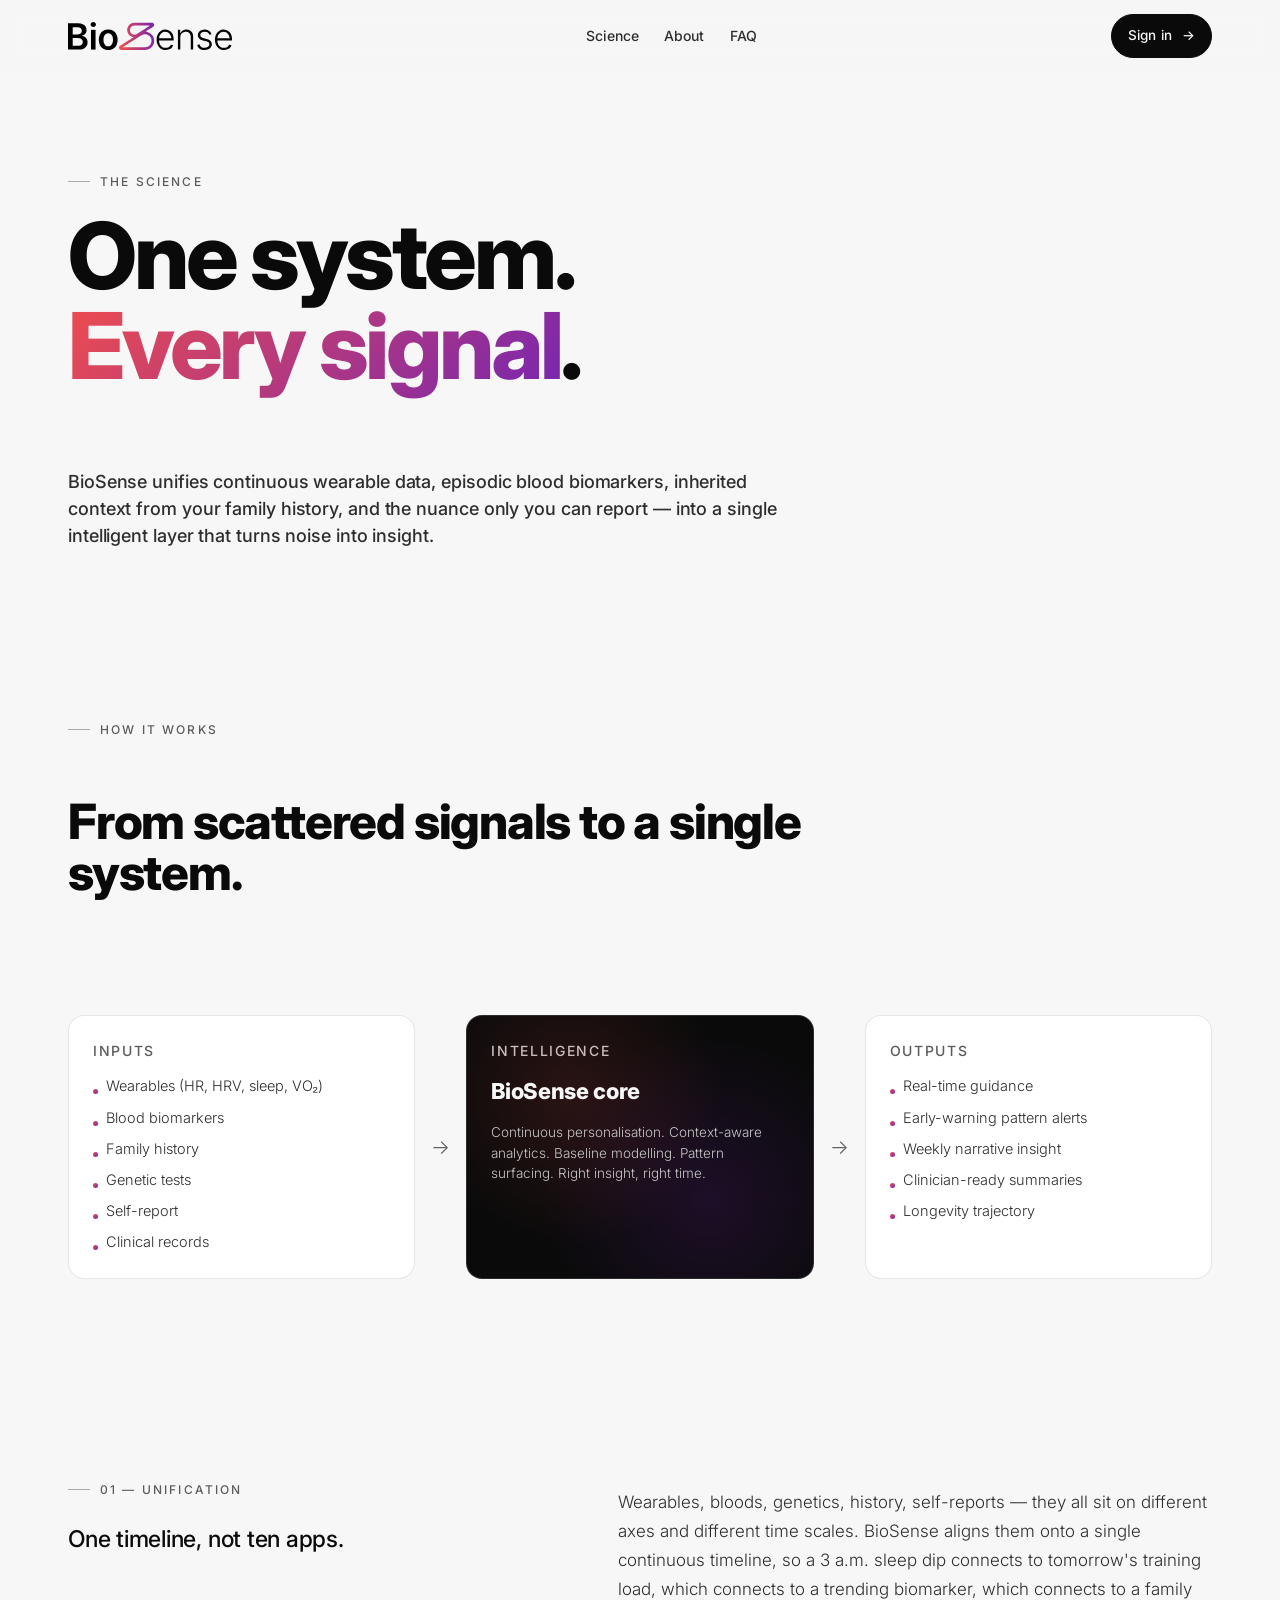
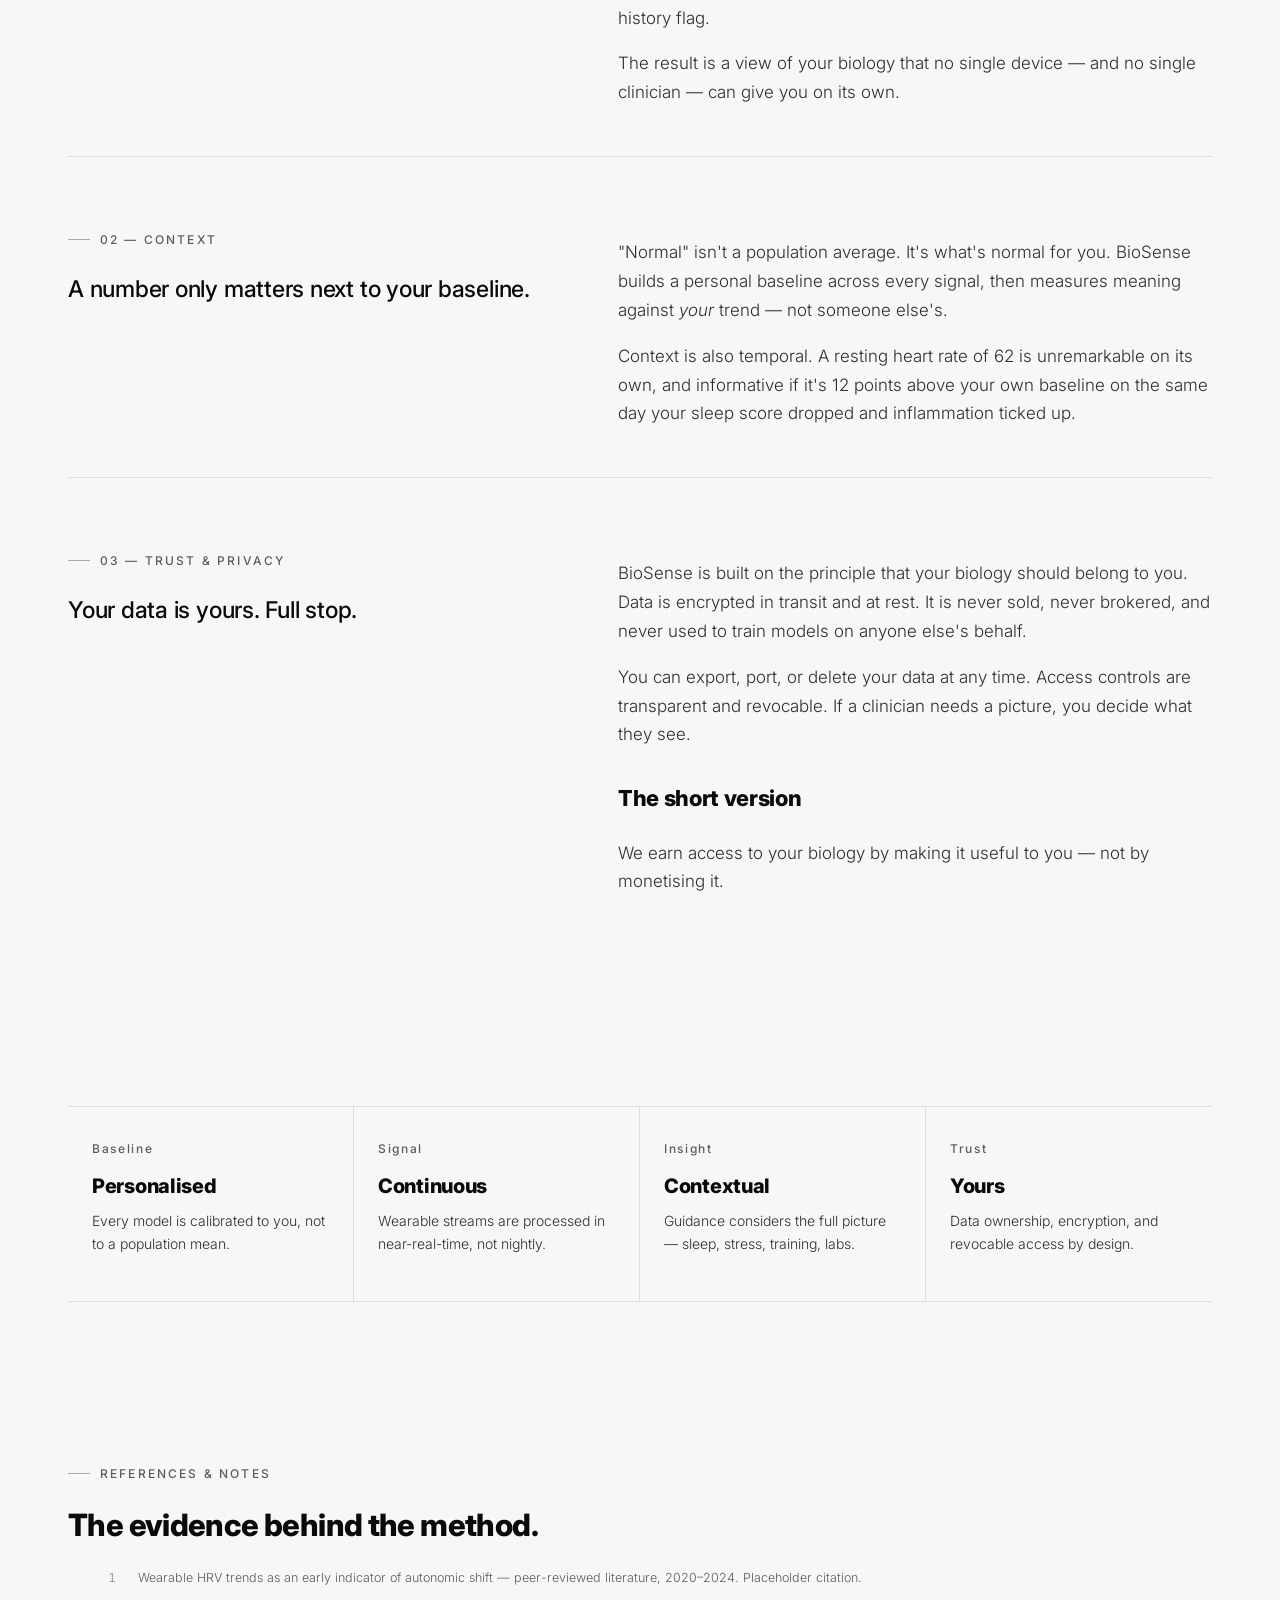
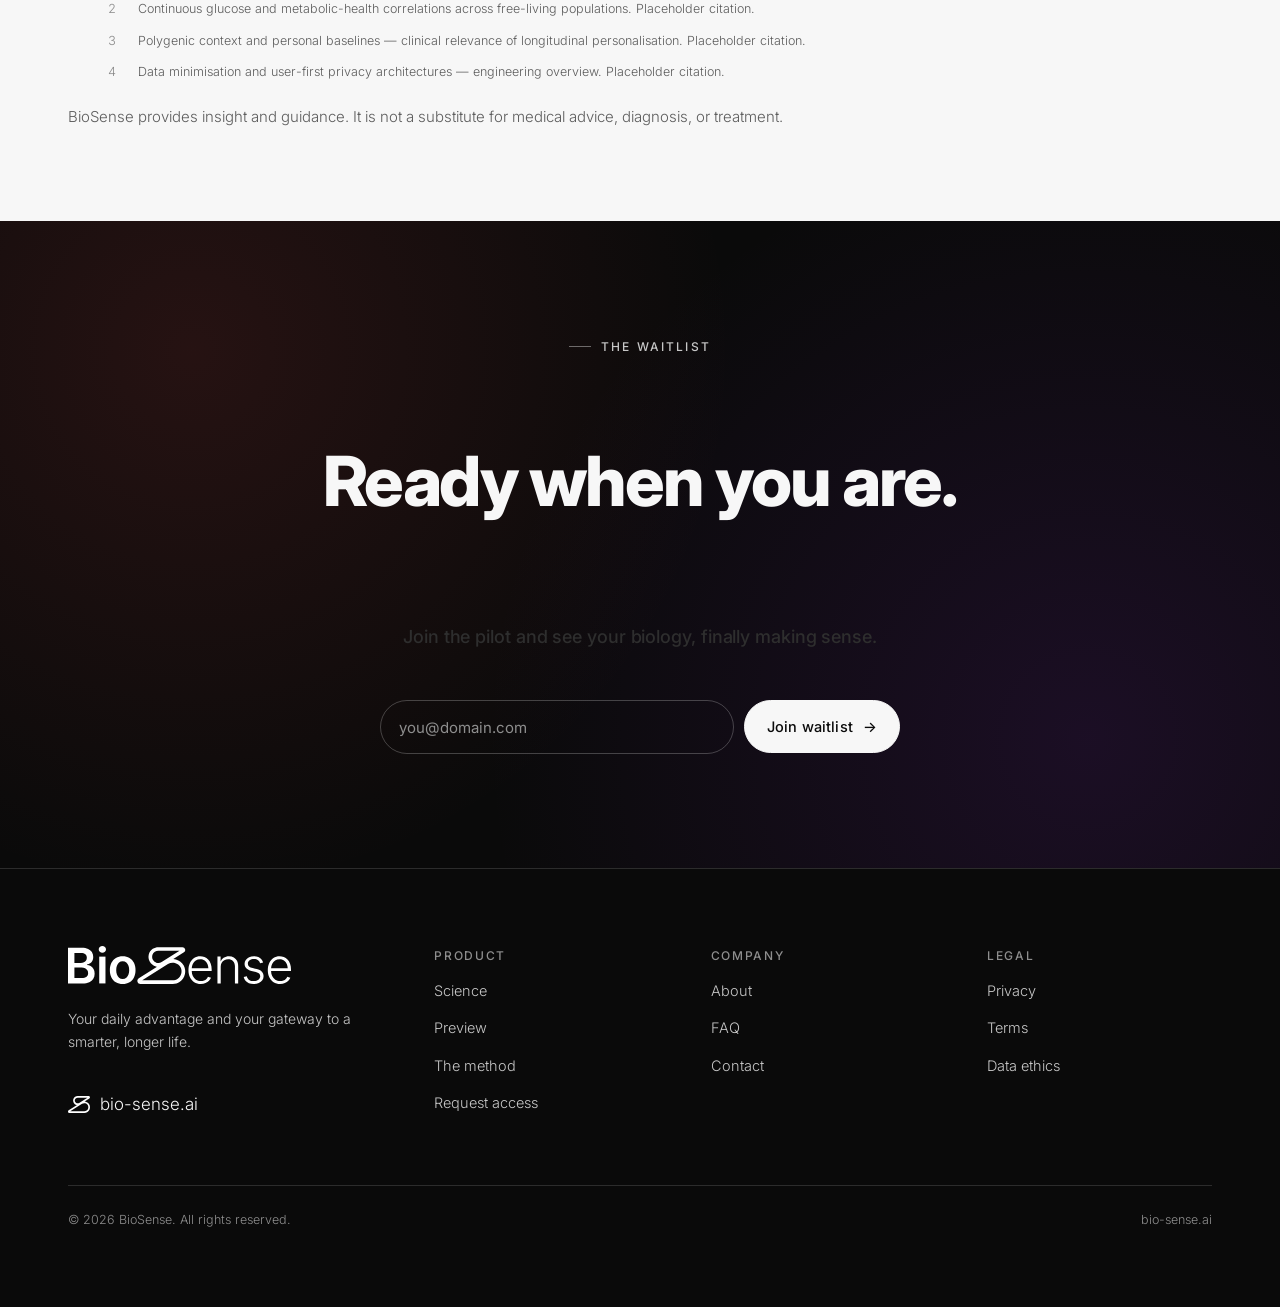
<file: site/science.html>
<!DOCTYPE html>
<html lang="en">
<head>
<meta charset="UTF-8" />
<meta name="viewport" content="width=device-width, initial-scale=1" />
<title>Science — BioSense</title>
<meta name="description" content="How BioSense unifies wearables, blood biomarkers, family history, and self-reports into one intelligent system — with trust and privacy at its core." />
<meta name="theme-color" content="#F7F7F7" />
<link rel="icon" href="assets/logo.svg" type="image/svg+xml" />

<link rel="preconnect" href="https://fonts.googleapis.com" />
<link rel="preconnect" href="https://fonts.gstatic.com" crossorigin />
<link rel="stylesheet" href="https://fonts.googleapis.com/css2?family=Inter:wght@300;500;800&display=swap" />
<link rel="stylesheet" href="assets/styles.css" />
</head>
<body>

<svg width="0" height="0" aria-hidden="true" style="position:absolute">
  <defs>
    <linearGradient id="biosenseBrandGrad" x1="0" y1="0" x2="1" y2="1">
      <stop offset="0%" stop-color="#F04D4D"/>
      <stop offset="100%" stop-color="#7625B0"/>
    </linearGradient>
    <!-- Real brand mark — see index.html for provenance note. -->
    <symbol id="biosense-mark" viewBox="0 0 243.367 187.7441">
      <path d="m235.7728,94.0735c-8.5085-15.8135-22.7169-27.0073-40.0065-31.5192-4.2777-1.1161-8.634-1.7703-12.9951-1.9764l53.8894-34.2889c5.395-3.4325,7.8195-9.8638,6.0314-16.0036C240.9046,4.1448,235.4075.0194,229.0123.0194h-121.041l-.04-.0016c-10.6439-.2813-20.8667,2.7804-29.6698,8.8691-20.8981,14.4496-27.5887,42.2009-15.5628,64.5524,6.6693,12.3951,17.8074,21.1692,31.3629,24.7061,2.0065.5235,4.0351.9126,6.073,1.1795L7.3964,158.332c-6.0345,3.841-8.7458,11.036-6.7455,17.904,2.0002,6.8681,8.1495,11.4822,15.3027,11.4822h162.0679l.0584.0024c.5798.0157,1.1565.0235,1.7339.0235,12.9066,0,25.3582-3.9038,36.1098-11.3376,26.6546-18.4312,35.1874-53.8268,19.8493-82.3331Zm-112.2739-17.7187c-7.4385,4.7319-16.2353,6.1108-24.7659,3.8866-8.5234-2.2242-15.5345-7.7535-19.7401-15.5699-7.4314-13.8116-3.13-31.63,9.7922-40.5652,5.549-3.8371,12.4377-5.7878,19.0881-5.5914l106.5245.0079-90.8989,57.832Zm81.901,84.8323c-7.9491,5.4963-17.1867,8.2626-26.7174,8.0395-.0011,0-153.9167-.0118-153.9209-.0118l130.7193-83.1667c10.6973-6.8053,23.347-8.7898,35.614-5.5898,12.2584,3.1991,22.3382,11.1475,28.3837,22.383,10.6894,19.8665,4.5049,45.495-14.0787,58.3458Z"
            fill="url(#biosenseBrandGrad)"/>
    </symbol>
  </defs>
</svg>

<!-- NAV -->
<header class="nav" id="site-nav">
  <div class="container nav__inner">
    <a class="nav__brand logo" href="index.html" aria-label="BioSense — home">
      <img class="logo__img" src="assets/biosense-logotype.svg" alt="BioSense" width="176" height="30" />
    </a>
    <nav class="nav__links" aria-label="Primary">
      <a href="science.html" aria-current="page">Science</a>
      <a href="about.html">About</a>
      <a href="index.html#faq">FAQ</a>
    </nav>
    <div class="nav__cta">
      <a class="btn btn--sm" href="app.html">Sign in <span class="arr" aria-hidden="true">→</span></a>
    </div>
    <button class="nav__toggle" aria-label="Menu" aria-expanded="false" aria-controls="mobile-nav" id="nav-toggle"><span></span></button>
  </div>
  <div class="nav__mobile" id="mobile-nav">
    <a href="science.html" aria-current="page">Science</a>
    <a href="about.html">About</a>
    <a href="index.html#faq">FAQ</a>
    <a class="btn btn--sm" href="app.html">Sign in <span class="arr" aria-hidden="true">→</span></a>
  </div>
</header>

<main>

  <!-- HERO -->
  <section class="hero">
    <div class="container">
      <div class="reveal" style="max-width: 900px;">
        <span class="eyebrow">The science</span>
        <h1 class="display-xxl" style="margin-top:20px;">
          One system.<br/> <em><span class="grad-text">Every signal</span></em>.
        </h1>
        <p class="subheading u-max-ch" style="margin-top:24px;">
          BioSense unifies continuous wearable data, episodic blood biomarkers,
          inherited context from your family history, and the nuance only you can
          report — into a single intelligent layer that turns noise into insight.
        </p>
      </div>
    </div>
  </section>

  <!-- FLOW DIAGRAM -->
  <section class="section section--tight">
    <div class="container">
      <div class="section-head reveal">
        <span class="eyebrow">How it works</span>
        <h2 class="display">From scattered signals to a single system.</h2>
      </div>

      <div class="flowdiagram reveal">
        <div class="flowcol">
          <h3>Inputs</h3>
          <ul>
            <li>Wearables (HR, HRV, sleep, VO₂)</li>
            <li>Blood biomarkers</li>
            <li>Family history</li>
            <li>Genetic tests</li>
            <li>Self-report</li>
            <li>Clinical records</li>
          </ul>
        </div>
        <div class="flowdiagram__arrow" aria-hidden="true">→</div>
        <div class="flowcol flowcol--hub">
          <h3>Intelligence</h3>
          <div class="flowcol__title">BioSense core</div>
          <div class="flowcol__note">
            Continuous personalisation. Context-aware analytics.
            Baseline modelling. Pattern surfacing. Right insight, right time.
          </div>
        </div>
        <div class="flowdiagram__arrow" aria-hidden="true">→</div>
        <div class="flowcol">
          <h3>Outputs</h3>
          <ul>
            <li>Real-time guidance</li>
            <li>Early-warning pattern alerts</li>
            <li>Weekly narrative insight</li>
            <li>Clinician-ready summaries</li>
            <li>Longevity trajectory</li>
          </ul>
        </div>
      </div>
    </div>
  </section>

  <!-- THREE PILLARS -->
  <section class="section">
    <div class="container">
      <div class="editorial reveal">
        <div>
          <span class="eyebrow">01 — Unification</span>
          <p class="editorial__lede u-mt-5">One timeline, not ten apps.</p>
        </div>
        <div class="editorial__body">
          <p>
            Wearables, bloods, genetics, history, self-reports — they all sit on
            different axes and different time scales. BioSense aligns them onto a
            single continuous timeline, so a 3&nbsp;a.m. sleep dip connects to
            tomorrow's training load, which connects to a trending biomarker,
            which connects to a family history flag.
          </p>
          <p>
            The result is a view of your biology that no single device — and no
            single clinician — can give you on its own.
          </p>
        </div>
      </div>

      <hr class="hairline u-mt-6"/>

      <div class="editorial reveal" style="margin-top: 64px;">
        <div>
          <span class="eyebrow">02 — Context</span>
          <p class="editorial__lede u-mt-5">A number only matters next to your baseline.</p>
        </div>
        <div class="editorial__body">
          <p>
            "Normal" isn't a population average. It's what's normal for you. BioSense
            builds a personal baseline across every signal, then measures meaning
            against <em>your</em> trend — not someone else's.
          </p>
          <p>
            Context is also temporal. A resting heart rate of 62 is unremarkable
            on its own, and informative if it's 12 points above your own baseline
            on the same day your sleep score dropped and inflammation ticked up.
          </p>
        </div>
      </div>

      <hr class="hairline u-mt-6"/>

      <div class="editorial reveal" style="margin-top: 64px;">
        <div>
          <span class="eyebrow">03 — Trust &amp; privacy</span>
          <p class="editorial__lede u-mt-5">Your data is yours. Full stop.</p>
        </div>
        <div class="editorial__body">
          <p>
            BioSense is built on the principle that your biology should belong to
            you. Data is encrypted in transit and at rest. It is never sold, never
            brokered, and never used to train models on anyone else's behalf.
          </p>
          <p>
            You can export, port, or delete your data at any time. Access controls
            are transparent and revocable. If a clinician needs a picture, you
            decide what they see.
          </p>
          <h3>The short version</h3>
          <p>
            We earn access to your biology by making it useful to you — not by
            monetising it.
          </p>
        </div>
      </div>
    </div>
  </section>

  <!-- PRINCIPLES STRIP -->
  <section class="section section--tight">
    <div class="container">
      <div class="principles reveal">
        <div class="principle">
          <div class="principle__num">Baseline</div>
          <div class="principle__name">Personalised</div>
          <p class="principle__desc">Every model is calibrated to you, not to a population mean.</p>
        </div>
        <div class="principle">
          <div class="principle__num">Signal</div>
          <div class="principle__name">Continuous</div>
          <p class="principle__desc">Wearable streams are processed in near-real-time, not nightly.</p>
        </div>
        <div class="principle">
          <div class="principle__num">Insight</div>
          <div class="principle__name">Contextual</div>
          <p class="principle__desc">Guidance considers the full picture — sleep, stress, training, labs.</p>
        </div>
        <div class="principle">
          <div class="principle__num">Trust</div>
          <div class="principle__name">Yours</div>
          <p class="principle__desc">Data ownership, encryption, and revocable access by design.</p>
        </div>
      </div>
    </div>
  </section>

  <!-- CITATIONS / FOOTNOTES -->
  <section class="section section--tight">
    <div class="container">
      <div class="reveal" style="max-width: 860px;">
        <span class="eyebrow">References &amp; notes</span>
        <h2 class="heading u-mt-5">The evidence behind the method.</h2>
        <ol class="citations u-mt-5">
          <li>Wearable HRV trends as an early indicator of autonomic shift —
            peer-reviewed literature, 2020–2024. Placeholder citation.</li>
          <li>Continuous glucose and metabolic-health correlations across
            free-living populations. Placeholder citation.</li>
          <li>Polygenic context and personal baselines — clinical relevance
            of longitudinal personalisation. Placeholder citation.</li>
          <li>Data minimisation and user-first privacy architectures —
            engineering overview. Placeholder citation.</li>
        </ol>
        <p class="body-sm u-mt-5">
          BioSense provides insight and guidance. It is not a substitute for
          medical advice, diagnosis, or treatment.
        </p>
      </div>
    </div>
  </section>

  <!-- CTA -->
  <section class="cta" id="waitlist" aria-labelledby="science-cta">
    <div class="container cta__inner reveal">
      <span class="eyebrow eyebrow--on-dark" style="justify-content:center;">The waitlist</span>
      <h2 id="science-cta" class="display-xl">Ready when you are.</h2>
      <p class="subheading">Join the pilot and see your biology, finally making sense.</p>
      <form class="cta__form" novalidate onsubmit="event.preventDefault(); this.querySelector('button').textContent='You\u2019re on the list \u2714'; this.querySelector('input').value='';">
        <label for="cta-email" class="visually-hidden" style="position:absolute;left:-9999px;">Email address</label>
        <input class="cta__input" id="cta-email" type="email" required placeholder="you@domain.com" autocomplete="email"/>
        <button class="btn btn--on-dark" type="submit">Join waitlist <span class="arr" aria-hidden="true">→</span></button>
      </form>
    </div>
  </section>
</main>

<!-- FOOTER -->
<footer class="footer">
  <div class="container">
    <div class="footer__grid">
      <div>
        <a class="logo logo--on-dark logo--lg" href="index.html" aria-label="BioSense — home">
          <img class="logo__img" src="assets/biosense-logotype-white.svg" alt="BioSense" width="220" height="38" />
        </a>
        <p class="footer__tag">Your daily advantage and your gateway to a smarter, longer life.</p>
        <div class="footer__url u-mt-5">
          <img src="assets/biosense-mark-white.svg" alt="" aria-hidden="true" width="22" height="17" />
          <span>bio-sense.ai</span>
        </div>
      </div>
      <div class="footer__col">
        <h4>Product</h4>
        <ul>
          <li><a href="science.html">Science</a></li>
          <li><a href="index.html#preview">Preview</a></li>
          <li><a href="index.html#how">The method</a></li>
          <li><a href="index.html#waitlist">Request access</a></li>
        </ul>
      </div>
      <div class="footer__col">
        <h4>Company</h4>
        <ul>
          <li><a href="about.html">About</a></li>
          <li><a href="index.html#faq">FAQ</a></li>
          <li><a href="mailto:hello@bio-sense.ai">Contact</a></li>
        </ul>
      </div>
      <div class="footer__col">
        <h4>Legal</h4>
        <ul>
          <li><a href="#">Privacy</a></li>
          <li><a href="#">Terms</a></li>
          <li><a href="#">Data ethics</a></li>
        </ul>
      </div>
    </div>
    <div class="footer__legal">
      <span>© 2026 BioSense. All rights reserved.</span>
      <span>bio-sense.ai</span>
    </div>
  </div>
</footer>

<script src="assets/main.js" defer></script>
</body>
</html>
</file>
<file: site/assets/styles.css>
/* =================================================================
   BioSense — Marketing site design system
   Brand: Inter only. Gradient on mark only. No shadows/glows on logo.
   ================================================================= */

/* ---------- Tokens ---------- */
:root {
  /* Approved brand palette */
  --brand-red: #F04D4D;
  --brand-grape: #7625B0;
  --brand-seasalt: #F7F7F7;
  --brand-night: #0A0A0A;

  /* Brand gradient — MARK ONLY (per BG.pdf) */
  --brand-gradient: linear-gradient(135deg, #F04D4D 0%, #7625B0 100%);

  /* Surface tokens derived from Seasalt / Night */
  --surface: #FFFFFF;
  --surface-1: #F7F7F7;              /* Seasalt */
  --surface-2: #EEEEEE;
  --surface-3: #E4E4E4;
  --surface-dark: #0A0A0A;           /* Night */
  --surface-dark-1: #141414;
  --surface-dark-2: #1E1E1E;

  /* Text — light theme */
  --ink: #0A0A0A;
  --ink-2: #2E2E2E;
  --ink-3: #5C5C5C;
  --ink-4: #8A8A8A;

  /* Text — dark theme (Night sections) */
  --ink-inv: #F7F7F7;
  --ink-inv-2: #C7C7C7;
  --ink-inv-3: #8E8E8E;

  /* Lines */
  --line: rgba(10, 10, 10, 0.10);
  --line-strong: rgba(10, 10, 10, 0.18);
  --line-inv: rgba(247, 247, 247, 0.14);
  --line-inv-strong: rgba(247, 247, 247, 0.24);

  /* Radii */
  --r-sm: 6px;
  --r-md: 10px;
  --r-lg: 16px;
  --r-xl: 24px;
  --r-pill: 999px;

  /* Spacing scale (8pt) */
  --s-1: 4px;  --s-2: 8px;  --s-3: 12px; --s-4: 16px; --s-5: 24px;
  --s-6: 32px; --s-7: 48px; --s-8: 64px; --s-9: 96px; --s-10: 128px;

  /* Layout */
  --page-max: 1240px;
  --page-pad: clamp(20px, 4vw, 48px);

  /* Type */
  --font: "Inter", ui-sans-serif, system-ui, -apple-system, Segoe UI, Roboto, Helvetica, Arial, sans-serif;

  /* Motion */
  --ease: cubic-bezier(0.2, 0.7, 0.2, 1);
  --dur-fast: 160ms;
  --dur: 280ms;
  --dur-slow: 520ms;
}

/* ---------- Reset ---------- */
*, *::before, *::after { box-sizing: border-box; }
html, body { margin: 0; padding: 0; }
html { -webkit-text-size-adjust: 100%; scroll-behavior: smooth; }
body {
  font-family: var(--font);
  font-weight: 300;            /* Body = Inter Light */
  font-size: 17px;
  line-height: 1.6;
  color: var(--ink);
  background: var(--surface-1);
  -webkit-font-smoothing: antialiased;
  -moz-osx-font-smoothing: grayscale;
  text-rendering: optimizeLegibility;
}
img, svg, video { max-width: 100%; display: block; }
button { font: inherit; cursor: pointer; }
a { color: inherit; text-decoration: none; }
:focus-visible {
  outline: 2px solid var(--brand-grape);
  outline-offset: 3px;
  border-radius: 4px;
}
::selection { background: var(--brand-grape); color: #fff; }

/* ---------- Typography scale ---------- */
/* Per BG.pdf: Display = Inter Black, Body Large = Inter Medium, Body = Inter Light */
.display-xxl {
  font-weight: 800;
  font-size: clamp(44px, 7.2vw, 104px);
  line-height: 0.98;
  letter-spacing: -0.035em;
}
/* Display emphasis never renders italic — brand uses weight/colour for emphasis. */
.display-xxl em, .display-xl em, .display em, .heading em { font-style: normal; }
.display-xl {
  font-weight: 800;
  font-size: clamp(36px, 5.4vw, 76px);
  line-height: 1.02;
  letter-spacing: -0.03em;
}
.display {
  font-weight: 800;
  font-size: clamp(30px, 3.8vw, 52px);
  line-height: 1.05;
  letter-spacing: -0.025em;
}
.heading {
  font-weight: 800;
  font-size: clamp(22px, 2.4vw, 32px);
  line-height: 1.15;
  letter-spacing: -0.02em;
}
.subheading {
  font-weight: 500;                 /* Inter Medium = Body Large */
  font-size: clamp(18px, 1.4vw, 22px);
  line-height: 1.5;
  letter-spacing: -0.005em;
  color: var(--ink-2);
}
.body  { font-weight: 300; font-size: 17px; line-height: 1.65; color: var(--ink-2); }
.body-sm { font-weight: 300; font-size: 15px; line-height: 1.6; color: var(--ink-3); }
.mono { font-variant-numeric: tabular-nums; font-feature-settings: "tnum"; }

.eyebrow {
  display: inline-flex; align-items: center; gap: 10px;
  font-weight: 500;
  font-size: 12px;
  letter-spacing: 0.18em;
  text-transform: uppercase;
  color: var(--ink-3);
}
.eyebrow::before {
  content: "";
  width: 22px; height: 1px;
  background: currentColor;
  opacity: 0.5;
}
.eyebrow--on-dark { color: var(--ink-inv-2); }

/* Gradient text utility — used sparingly on a single word max per rules;
   NEVER applied to the wordmark inside the logo lock-up. */
.grad-text {
  background: var(--brand-gradient);
  -webkit-background-clip: text;
          background-clip: text;
  -webkit-text-fill-color: transparent;
          color: transparent;
}

/* ---------- Layout ---------- */
.container {
  width: 100%;
  max-width: var(--page-max);
  margin-inline: auto;
  padding-inline: var(--page-pad);
}
.section { padding-block: clamp(72px, 9vw, 144px); }
.section--tight { padding-block: clamp(56px, 6vw, 96px); }
.section--dark {
  background: var(--surface-dark);
  color: var(--ink-inv);
}
.section--dark .body,
.section--dark .body-sm { color: var(--ink-inv-2); }
.section--dark .subheading { color: var(--ink-inv-2); }

.section-head {
  display: grid;
  gap: var(--s-4);
  max-width: 860px;
  margin-bottom: clamp(48px, 6vw, 88px);
}
.section-head--center { text-align: center; margin-inline: auto; }

.hairline {
  height: 1px; width: 100%;
  background: var(--line);
  border: 0;
}
.hairline--grad {
  height: 1px;
  background: var(--brand-gradient);
  border: 0;
  opacity: 0.85;
}

/* ---------- Buttons ---------- */
.btn {
  --btn-bg: var(--brand-night);
  --btn-fg: var(--brand-seasalt);
  --btn-bd: var(--brand-night);
  display: inline-flex; align-items: center; gap: 10px;
  padding: 14px 22px;
  background: var(--btn-bg);
  color: var(--btn-fg);
  border: 1px solid var(--btn-bd);
  border-radius: var(--r-pill);
  font-weight: 500;
  font-size: 14.5px;
  letter-spacing: 0.01em;
  transition: transform var(--dur-fast) var(--ease),
              background var(--dur) var(--ease),
              color var(--dur) var(--ease),
              border-color var(--dur) var(--ease);
  will-change: transform;
}
.btn:hover { transform: translateY(-1px); }
.btn:active { transform: translateY(0); }
.btn .arr { transition: transform var(--dur) var(--ease); }
.btn:hover .arr { transform: translateX(3px); }

.btn--ghost {
  --btn-bg: transparent;
  --btn-fg: var(--ink);
  --btn-bd: var(--line-strong);
}
.btn--ghost:hover { --btn-bd: var(--ink); }

.btn--on-dark {
  --btn-bg: var(--brand-seasalt);
  --btn-fg: var(--brand-night);
  --btn-bd: var(--brand-seasalt);
}
.btn--ghost.btn--on-dark {
  --btn-bg: transparent;
  --btn-fg: var(--brand-seasalt);
  --btn-bd: var(--line-inv-strong);
}
.btn--ghost.btn--on-dark:hover { --btn-bd: var(--brand-seasalt); }

.btn--sm { padding: 10px 16px; font-size: 13.5px; }

/* ---------- Navigation ---------- */
.nav {
  position: sticky; top: 0; z-index: 40;
  background: rgba(247, 247, 247, 0.78);
  backdrop-filter: saturate(140%) blur(12px);
  -webkit-backdrop-filter: saturate(140%) blur(12px);
  border-bottom: 1px solid transparent;
  transition: border-color var(--dur) var(--ease), background var(--dur) var(--ease);
}
.nav.is-scrolled {
  border-bottom-color: var(--line);
  background: rgba(247, 247, 247, 0.92);
}
.nav__inner {
  display: flex; align-items: center; justify-content: space-between;
  height: 72px;
}
.nav__brand {
  display: inline-flex; align-items: center;
  padding: 8px 0;                          /* respects clear-space */
}
.nav__brand .logo__img { height: 28px; }
.nav__links {
  display: flex; align-items: center; gap: clamp(16px, 2vw, 32px);
}
.nav__links a {
  font-weight: 500; font-size: 14px;
  color: var(--ink-2);
  transition: color var(--dur-fast) var(--ease);
}
.nav__links a:hover { color: var(--ink); }
.nav__cta { display: inline-flex; align-items: center; gap: 12px; }
.nav__toggle {
  display: none;
  background: transparent; border: 0;
  width: 40px; height: 40px;
  align-items: center; justify-content: center;
}
.nav__toggle span {
  display: block; width: 20px; height: 1.5px;
  background: var(--ink); position: relative;
  transition: transform var(--dur) var(--ease), opacity var(--dur) var(--ease);
}
.nav__toggle span::before,
.nav__toggle span::after {
  content: ""; position: absolute; left: 0;
  width: 20px; height: 1.5px; background: var(--ink);
  transition: transform var(--dur) var(--ease);
}
.nav__toggle span::before { top: -6px; }
.nav__toggle span::after  { top: 6px; }
.nav.is-open .nav__toggle span { background: transparent; }
.nav.is-open .nav__toggle span::before { transform: translateY(6px) rotate(45deg); }
.nav.is-open .nav__toggle span::after  { transform: translateY(-6px) rotate(-45deg); }

/* Mobile nav hidden at all sizes by default; only shown when nav is open on small screens */
.nav__mobile { display: none; }

@media (max-width: 860px) {
  .nav__links,
  .nav__cta .btn { display: none; }
  .nav__toggle { display: inline-flex; }
  .nav.is-open .nav__mobile {
    display: flex; flex-direction: column; gap: var(--s-4);
    padding: var(--s-5) var(--page-pad) var(--s-6);
    border-top: 1px solid var(--line);
    background: var(--surface-1);
  }
  .nav__mobile a {
    font-size: 18px; font-weight: 500; color: var(--ink);
    padding: 6px 0;
    border-bottom: 1px solid var(--line);
  }
  .nav__mobile .btn { display: inline-flex; align-self: start; margin-top: var(--s-3); }
}

/* ---------- Logo lock-up ----------
   The brand team ships the full lock-up (mark + wordmark) as a single SVG —
   one full-color version for light surfaces, one all-white version for
   dark surfaces. We never recolor the mark; the brand gradient is baked
   into the full-color asset itself (per BG.pdf: gradient is mark-only,
   wordmark stays solid). */
.logo {
  display: inline-flex; align-items: center;
  line-height: 1;
  /* Don't let surrounding link underlines leak into the image. */
  text-decoration: none;
}
.logo__img {
  display: block;
  /* The logotype is a wide SVG (aspect ~5.86:1). Height drives the size;
     the width attribute on the <img> prevents CLS before the SVG loads. */
  height: 30px;
  width: auto;
  /* Crisp vector scaling on HiDPI / fractional zoom. */
  image-rendering: auto;
}
.logo--lg .logo__img { height: 38px; }

/* Footer URL row uses a small standalone mark next to "bio-sense.ai". */
.footer__url img {
  display: block;
  height: 17px;
  width: auto;
}

/* Minimum web size per BG.pdf (120px for full lock-up) */
.logo--min { min-width: 120px; }

/* ---------- Hero ---------- */
.hero {
  position: relative;
  padding-top: clamp(48px, 7vw, 104px);
  padding-bottom: clamp(48px, 6vw, 96px);
  overflow: hidden;
  isolation: isolate;
}
.hero__grid {
  display: grid;
  grid-template-columns: 1.1fr 0.9fr;
  gap: clamp(32px, 5vw, 80px);
  align-items: center;
}
@media (max-width: 960px) {
  .hero__grid { grid-template-columns: 1fr; }
}
.hero__copy > * + * { margin-top: var(--s-5); }
.hero__headline { color: var(--ink); }
.hero__headline em { font-style: normal; }
.hero__headline em .grad-text { font-style: normal; }
.hero__sub {
  max-width: 56ch;
  font-size: clamp(17px, 1.4vw, 20px);
  color: var(--ink-2);
  font-weight: 300;
}
.hero__ctas {
  display: inline-flex; flex-wrap: wrap; gap: 12px;
  margin-top: var(--s-6);
}
.hero__meta {
  display: flex; flex-wrap: wrap; gap: 24px;
  margin-top: var(--s-6);
  padding-top: var(--s-5);
  border-top: 1px solid var(--line);
  font-size: 12.5px;
  color: var(--ink-3);
}
.hero__meta-item { display: inline-flex; align-items: center; gap: 8px; }
.hero__meta-item::before {
  content: ""; width: 6px; height: 6px; border-radius: 50%;
  background: var(--brand-gradient);
}

/* ---------- Hero — cinematic variant (full-bleed video) ---------- */
/* Sized to fit a typical laptop viewport (1366×768, 1440×900) without
   clipping CTAs. The entire hero is driven by a single clamp() set so
   scale is consistent from mobile to 4K — no surprise breakpoints. */
.hero--cinematic {
  padding-top: clamp(64px, 7.5vw, 108px);
  padding-bottom: clamp(48px, 6vw, 84px);
  background: var(--brand-night);
  color: var(--ink-inv);
  display: flex;
  align-items: flex-start;
}
.hero--cinematic .hero__grid {
  grid-template-columns: 1fr;
  align-items: start;
}
/* Wider copy column so "finally making sense." stays on one line
   at all desktop sizes; sub still self-constrains to 56ch for reading. */
.hero--cinematic .hero__copy { max-width: min(1080px, 100%); }
.hero--cinematic .hero__copy > * + * { margin-top: clamp(14px, 1.6vw, 22px); }
.hero--cinematic .hero__headline {
  color: var(--ink-inv);
  /* Scaled down so "finally making sense." fits on one line even at 1440
     while the whole hero stays short enough that the CTAs always sit
     above the fold on a 900px-tall browser. */
  font-size: clamp(36px, 5.2vw, 76px);
  letter-spacing: -0.03em;
}
.hero--cinematic .hero__sub {
  color: var(--ink-inv-2);
  max-width: 56ch;
  font-size: clamp(15px, 1.15vw, 18px);
}
.hero--cinematic .hero__ctas { margin-top: clamp(20px, 2.2vw, 32px); }
.hero--cinematic .hero__meta {
  border-top-color: var(--line-inv);
  color: var(--ink-inv-2);
  margin-top: clamp(24px, 2.4vw, 36px);
  padding-top: clamp(16px, 1.6vw, 22px);
}

/* Full-bleed background layer (video + overlay + fallback). */
.hero__bg {
  position: absolute; inset: 0;
  z-index: 0;
  overflow: hidden;
  background: var(--brand-night);
}
.hero--cinematic > .container { position: relative; z-index: 1; }

/* Hero video loop — three clips crossfading in place */
.hero__video-loop {
  position: absolute; inset: 0;
  overflow: hidden;
  background: var(--brand-night);
}
.hero__video {
  position: absolute; inset: 0;
  width: 100%; height: 100%;
  object-fit: cover;
  opacity: 0;
  transition: opacity 1200ms var(--ease);
  will-change: opacity;
  pointer-events: none;
}
.hero__video.is-active { opacity: 1; }

/* Contrast gradient so copy stays legible over any frame.
   Weighted to the left (where the copy sits) and top/bottom for
   transitions to the nav and the next section. */
.hero__overlay {
  position: absolute; inset: 0;
  pointer-events: none;
  background:
    linear-gradient(90deg, rgba(10,10,10,0.82) 0%, rgba(10,10,10,0.58) 28%, rgba(10,10,10,0.22) 55%, rgba(10,10,10,0.05) 85%),
    linear-gradient(180deg, rgba(10,10,10,0.55) 0%, rgba(10,10,10,0.10) 22%, rgba(10,10,10,0) 50%, rgba(10,10,10,0.30) 80%, rgba(10,10,10,0.70) 100%);
}

/* Fallback background shown only for prefers-reduced-motion users.
   A calm brand-tinted radial over Night — no animation, no distraction. */
.hero__bg-fallback { display: none; position: absolute; inset: 0; }
.hero__bg-fallback-radials {
  position: absolute; inset: 0;
  background:
    radial-gradient(ellipse at 20% 30%, rgba(240, 77, 77, 0.18), transparent 55%),
    radial-gradient(ellipse at 80% 70%, rgba(118, 37, 176, 0.22), transparent 55%),
    var(--brand-night);
}

@media (prefers-reduced-motion: reduce) {
  .hero__video-loop { display: none; }
  .hero__bg-fallback { display: block; }
}

/* Mobile: stronger overlay so copy stays readable over full-width video,
   and tighter type / meta so nothing overflows the narrow viewport. */
@media (max-width: 860px) {
  .hero--cinematic {
    padding-top: clamp(56px, 14vw, 96px);
    padding-bottom: clamp(48px, 12vw, 88px);
  }
  .hero--cinematic .hero__headline {
    font-size: clamp(34px, 8.4vw, 54px);
  }
  .hero--cinematic .hero__sub {
    font-size: clamp(15px, 3.8vw, 17px);
  }
  .hero--cinematic .hero__meta { gap: 14px; font-size: 12px; }
  .hero__overlay {
    background:
      linear-gradient(180deg, rgba(10,10,10,0.65) 0%, rgba(10,10,10,0.45) 40%, rgba(10,10,10,0.35) 70%, rgba(10,10,10,0.70) 100%);
  }
}

/* ---------- Stat strip ---------- */
.stats {
  display: grid;
  grid-template-columns: repeat(4, 1fr);
  gap: 0;
  border-top: 1px solid var(--line);
  border-bottom: 1px solid var(--line);
}
@media (max-width: 860px) { .stats { grid-template-columns: repeat(2, 1fr); } }
.stat {
  padding: var(--s-6) var(--s-5);
  border-right: 1px solid var(--line);
  position: relative;
}
.stat:last-child { border-right: 0; }
@media (max-width: 860px) {
  .stat:nth-child(2) { border-right: 0; }
  .stat:nth-child(-n+2) { border-bottom: 1px solid var(--line); }
}
.stat__num {
  font-weight: 800;
  font-size: clamp(32px, 3vw, 44px);
  letter-spacing: -0.02em;
  line-height: 1;
  font-variant-numeric: tabular-nums;
}
.stat__lbl {
  margin-top: 10px;
  font-size: 12.5px;
  letter-spacing: 0.1em;
  text-transform: uppercase;
  color: var(--ink-3);
  font-weight: 500;
}
.stats--on-dark .stat { border-color: var(--line-inv); }
.stats--on-dark .stat__lbl { color: var(--ink-inv-3); }

/* ---------- Cards / feature grid ---------- */
.features {
  display: grid;
  grid-template-columns: repeat(4, 1fr);
  gap: var(--s-4);
}
@media (max-width: 1060px) { .features { grid-template-columns: repeat(2, 1fr); } }
@media (max-width: 560px)  { .features { grid-template-columns: 1fr; } }

.card {
  background: var(--surface);
  border: 1px solid var(--line);
  border-radius: var(--r-lg);
  padding: var(--s-6);
  display: flex; flex-direction: column; gap: var(--s-3);
  transition: border-color var(--dur) var(--ease), transform var(--dur) var(--ease);
}
.card:hover { border-color: var(--line-strong); transform: translateY(-2px); }
.card__num {
  font-weight: 500;
  font-size: 12px;
  letter-spacing: 0.14em;
  color: var(--ink-3);
  font-variant-numeric: tabular-nums;
}
.card__title {
  font-weight: 800;
  font-size: 22px;
  letter-spacing: -0.015em;
  line-height: 1.15;
}
.card__body {
  font-size: 15px; line-height: 1.6;
  color: var(--ink-2);
  font-weight: 300;
}
.card__mark {
  width: 32px; height: 32px;
  border-radius: var(--r-sm);
  background: var(--brand-gradient);
  margin-bottom: var(--s-2);
}

/* ---------- Ring diagram (data sources) ---------- */
.ring-wrap {
  display: grid;
  grid-template-columns: 1.05fr 0.95fr;
  gap: clamp(32px, 5vw, 80px);
  align-items: center;
}
@media (max-width: 960px) { .ring-wrap { grid-template-columns: 1fr; } }
.ring {
  position: relative;
  width: 100%;
  aspect-ratio: 1 / 1;
  max-width: 560px;
  margin-inline: auto;
}
.ring svg { width: 100%; height: 100%; }
.ring__pills {
  list-style: none; padding: 0; margin: 0;
  display: flex; flex-wrap: wrap; gap: 10px;
  margin-top: var(--s-5);
}
.ring__pills li {
  font-size: 13px; font-weight: 500;
  padding: 8px 14px;
  border: 1px solid var(--line-strong);
  border-radius: var(--r-pill);
  color: var(--ink-2);
  background: var(--surface);
}

/* ---------- Product preview ---------- */
.preview {
  display: grid;
  grid-template-columns: 1fr 1fr;
  gap: clamp(32px, 5vw, 64px);
  align-items: center;
}
@media (max-width: 960px) { .preview { grid-template-columns: 1fr; } }
.preview__frame {
  position: relative;
  border-radius: var(--r-xl);
  border: 1px solid var(--line);
  background: var(--surface-dark);
  color: var(--ink-inv);
  padding: 24px;
  overflow: hidden;
}
.preview__frame::before {
  content: "";
  position: absolute; inset: 0; pointer-events: none;
  background:
    radial-gradient(circle at 18% 10%, rgba(240, 77, 77, 0.14), transparent 45%),
    radial-gradient(circle at 85% 90%, rgba(118, 37, 176, 0.20), transparent 55%);
}
.preview__chrome {
  display: flex; gap: 6px; margin-bottom: 16px;
}
.preview__chrome span {
  width: 10px; height: 10px; border-radius: 50%;
  background: var(--line-inv-strong);
}
.preview__ui {
  display: grid; gap: 14px;
  position: relative;
}
.preview__row {
  display: grid; grid-template-columns: 1fr 1fr 1fr; gap: 12px;
}
.preview__tile {
  background: rgba(247, 247, 247, 0.04);
  border: 1px solid var(--line-inv);
  border-radius: var(--r-md);
  padding: 14px;
  min-height: 84px;
  display: flex; flex-direction: column; justify-content: space-between;
}
.preview__tile-lbl {
  font-size: 11px; letter-spacing: 0.1em; text-transform: uppercase;
  color: var(--ink-inv-3); font-weight: 500;
}
.preview__tile-val {
  font-weight: 800; font-size: 22px; letter-spacing: -0.01em;
  font-variant-numeric: tabular-nums;
}
.preview__tile-bar {
  height: 4px; border-radius: 4px;
  background: var(--line-inv);
  position: relative;
  overflow: hidden;
}
.preview__tile-bar::after {
  content: ""; position: absolute; left: 0; top: 0; bottom: 0;
  width: var(--w, 60%);
  background: var(--brand-gradient);
}
.preview__chart {
  background: rgba(247, 247, 247, 0.03);
  border: 1px solid var(--line-inv);
  border-radius: var(--r-md);
  padding: 14px;
  height: 160px;
  position: relative;
}
.preview__chart svg { position: absolute; inset: 14px; width: calc(100% - 28px); height: calc(100% - 28px); }

.preview__highlights { display: grid; gap: var(--s-5); }
.preview__highlight {
  display: grid; grid-template-columns: 32px 1fr; gap: 16px;
  padding-top: var(--s-4);
  border-top: 1px solid var(--line);
}
.preview__highlight:first-child { border-top: 0; padding-top: 0; }
.preview__highlight-num {
  font-variant-numeric: tabular-nums;
  font-weight: 500; font-size: 13px; color: var(--ink-3); letter-spacing: 0.12em;
}

/* ---------- Testimonials ---------- */
.quotes {
  display: grid;
  grid-template-columns: repeat(3, 1fr);
  gap: var(--s-4);
}
@media (max-width: 960px) { .quotes { grid-template-columns: 1fr; } }
.quote {
  background: var(--surface);
  border: 1px solid var(--line);
  border-radius: var(--r-lg);
  padding: var(--s-6);
  display: flex; flex-direction: column; gap: var(--s-5);
}
.quote__body {
  font-size: 17px; line-height: 1.6;
  font-weight: 300; color: var(--ink);
}
.quote__who {
  display: flex; align-items: center; gap: 12px;
  padding-top: var(--s-4);
  border-top: 1px solid var(--line);
}
.quote__av {
  width: 40px; height: 40px; border-radius: 50%;
  background: var(--brand-gradient);
  color: #fff;
  display: inline-flex; align-items: center; justify-content: center;
  font-weight: 800; font-size: 14px;
}
.quote__name { font-weight: 500; font-size: 14px; }
.quote__role { font-size: 12.5px; color: var(--ink-3); }

/* ---------- Team ---------- */
.team {
  display: grid;
  grid-template-columns: repeat(3, 1fr);
  gap: var(--s-5);
}
@media (max-width: 960px) { .team { grid-template-columns: repeat(2, 1fr); } }
@media (max-width: 560px) { .team { grid-template-columns: 1fr; } }
.member {
  display: flex; flex-direction: column; gap: var(--s-3);
}
.member__portrait {
  aspect-ratio: 4 / 5;
  border-radius: var(--r-lg);
  background:
    linear-gradient(180deg, rgba(10,10,10,0.02), rgba(10,10,10,0.10)),
    var(--surface);
  border: 1px solid var(--line);
  position: relative;
  overflow: hidden;
}
.member__monogram {
  position: absolute; inset: 0;
  display: flex; align-items: center; justify-content: center;
  font-weight: 800; font-size: 84px;
  color: transparent;
  background: var(--brand-gradient);
  -webkit-background-clip: text; background-clip: text;
  letter-spacing: -0.04em;
}
.member__name { font-weight: 500; font-size: 16px; }
.member__role { font-size: 13px; color: var(--ink-3); }

/* ---------- Accordion (FAQ) ---------- */
.faq {
  max-width: 860px;
  margin-inline: auto;
  border-top: 1px solid var(--line);
}
.faq__item { border-bottom: 1px solid var(--line); }
.faq__q {
  all: unset;
  display: flex; align-items: center; justify-content: space-between; gap: var(--s-4);
  width: 100%;
  padding: var(--s-5) 0;
  font-weight: 500;
  font-size: 18px;
  color: var(--ink);
  cursor: pointer;
}
.faq__q:hover { color: var(--ink-2); }
.faq__sign {
  flex: none;
  width: 28px; height: 28px;
  border-radius: 50%;
  border: 1px solid var(--line-strong);
  display: inline-flex; align-items: center; justify-content: center;
  position: relative;
  transition: background var(--dur) var(--ease), border-color var(--dur) var(--ease);
}
.faq__sign::before,
.faq__sign::after {
  content: ""; position: absolute;
  background: var(--ink);
  transition: transform var(--dur) var(--ease), background var(--dur) var(--ease);
}
.faq__sign::before { width: 12px; height: 1.5px; }
.faq__sign::after  { width: 1.5px; height: 12px; }
.faq__item.is-open .faq__sign { background: var(--ink); border-color: var(--ink); }
.faq__item.is-open .faq__sign::before,
.faq__item.is-open .faq__sign::after { background: var(--brand-seasalt); }
.faq__item.is-open .faq__sign::after { transform: rotate(90deg); }
.faq__a {
  display: grid;
  grid-template-rows: 0fr;
  transition: grid-template-rows var(--dur-slow) var(--ease);
}
.faq__a-inner {
  overflow: hidden;
  padding-right: 48px;
}
.faq__item.is-open .faq__a { grid-template-rows: 1fr; }
.faq__a-inner > div {
  padding-bottom: var(--s-5);
  font-size: 16px; line-height: 1.65;
  color: var(--ink-2);
  font-weight: 300;
}

/* ---------- CTA band ---------- */
.cta {
  background: var(--surface-dark);
  color: var(--ink-inv);
  padding-block: clamp(80px, 9vw, 140px);
  position: relative;
  overflow: hidden;
}
.cta::before {
  content: "";
  position: absolute; inset: 0;
  background:
    radial-gradient(circle at 15% 20%, rgba(240, 77, 77, 0.12), transparent 45%),
    radial-gradient(circle at 85% 80%, rgba(118, 37, 176, 0.16), transparent 50%);
  pointer-events: none;
}
.cta__inner {
  position: relative;
  display: grid; gap: var(--s-6);
  max-width: 860px; margin-inline: auto; text-align: center;
}
.cta__form {
  display: flex; gap: 10px; flex-wrap: wrap;
  max-width: 520px; margin-inline: auto; width: 100%;
}
.cta__input {
  flex: 1 1 240px;
  padding: 14px 18px;
  background: transparent;
  color: var(--ink-inv);
  border: 1px solid var(--line-inv-strong);
  border-radius: var(--r-pill);
  font-size: 15px;
  font-family: inherit;
  outline: none;
  transition: border-color var(--dur) var(--ease);
}
.cta__input::placeholder { color: var(--ink-inv-3); }
.cta__input:focus { border-color: var(--brand-seasalt); }
.cta__note {
  font-size: 12.5px; color: var(--ink-inv-3);
}

/* ---------- Footer ---------- */
.footer {
  background: var(--surface-dark);
  color: var(--ink-inv);
  padding-block: clamp(64px, 6vw, 96px);
  border-top: 1px solid var(--line-inv);
}
.footer__grid {
  display: grid;
  grid-template-columns: 1.4fr 1fr 1fr 1fr;
  gap: clamp(24px, 4vw, 56px);
}
@media (max-width: 860px) { .footer__grid { grid-template-columns: 1fr 1fr; } }
@media (max-width: 560px) { .footer__grid { grid-template-columns: 1fr; } }
.footer__tag {
  font-size: 14px; line-height: 1.6; color: var(--ink-inv-2);
  max-width: 34ch;
  margin-top: var(--s-4);
}
.footer__col h4 {
  font-size: 12px; letter-spacing: 0.14em; text-transform: uppercase;
  color: var(--ink-inv-3);
  font-weight: 500;
  margin: 0 0 var(--s-3);
}
.footer__col ul { list-style: none; padding: 0; margin: 0; display: grid; gap: 10px; }
.footer__col a { font-size: 14.5px; color: var(--ink-inv-2); }
.footer__col a:hover { color: var(--ink-inv); }
.footer__legal {
  margin-top: clamp(40px, 5vw, 72px);
  padding-top: var(--s-5);
  border-top: 1px solid var(--line-inv);
  display: flex; justify-content: space-between; gap: 16px; flex-wrap: wrap;
  font-size: 12.5px; color: var(--ink-inv-3);
}
.footer__url {
  display: inline-flex; align-items: center; gap: 10px;
}

/* ---------- Editorial two-column (About) ---------- */
.editorial {
  display: grid;
  grid-template-columns: 0.9fr 1.1fr;
  gap: clamp(32px, 5vw, 80px);
}
@media (max-width: 860px) { .editorial { grid-template-columns: 1fr; } }
.editorial__lede {
  font-size: clamp(20px, 1.8vw, 26px);
  line-height: 1.45;
  font-weight: 500;
  color: var(--ink);
  letter-spacing: -0.01em;
}
.editorial__body > * + * { margin-top: var(--s-4); }
.editorial__body p { font-size: 17px; line-height: 1.7; color: var(--ink-2); font-weight: 300; }
.editorial__body h3 {
  font-size: 22px; font-weight: 800; letter-spacing: -0.015em;
  margin-top: var(--s-6);
}

/* ---------- Principles strip ---------- */
.principles {
  display: grid;
  grid-template-columns: repeat(4, 1fr);
  gap: 0;
  border-top: 1px solid var(--line);
  border-bottom: 1px solid var(--line);
}
@media (max-width: 860px) { .principles { grid-template-columns: repeat(2, 1fr); } }
.principle {
  padding: var(--s-6) var(--s-5);
  border-right: 1px solid var(--line);
}
.principle:last-child { border-right: 0; }
.principle__num {
  font-family: var(--font); font-variant-numeric: tabular-nums;
  font-size: 12px; letter-spacing: 0.14em; color: var(--ink-3);
  font-weight: 500;
}
.principle__name {
  margin-top: var(--s-3);
  font-weight: 800; font-size: 20px; letter-spacing: -0.015em;
}
.principle__desc {
  margin-top: var(--s-2);
  font-size: 14px; color: var(--ink-2); font-weight: 300;
}

/* ---------- Science diagram ---------- */
.flowdiagram {
  display: grid;
  grid-template-columns: 1fr auto 1fr auto 1fr;
  gap: var(--s-4);
  align-items: stretch;
}
@media (max-width: 960px) {
  .flowdiagram { grid-template-columns: 1fr; }
  .flowdiagram__arrow { display: none; }
}
.flowcol {
  background: var(--surface);
  border: 1px solid var(--line);
  border-radius: var(--r-lg);
  padding: var(--s-5);
  display: flex; flex-direction: column; gap: var(--s-3);
}
.flowcol h3 {
  font-size: 14px; font-weight: 500;
  letter-spacing: 0.12em; text-transform: uppercase; color: var(--ink-3);
  margin: 0;
}
.flowcol ul {
  list-style: none; padding: 0; margin: 0; display: grid; gap: 8px;
  font-size: 14.5px; color: var(--ink-2); font-weight: 300;
}
.flowcol li { display: flex; gap: 8px; align-items: baseline; }
.flowcol li::before {
  content: ""; width: 5px; height: 5px; border-radius: 50%;
  background: var(--brand-gradient);
  flex: none; transform: translateY(3px);
}
.flowcol--hub {
  background: var(--surface-dark);
  color: var(--ink-inv);
  border-color: var(--line-inv);
  position: relative;
  overflow: hidden;
}
.flowcol--hub::before {
  content: "";
  position: absolute; inset: 0;
  background:
    radial-gradient(circle at 30% 30%, rgba(240, 77, 77, 0.14), transparent 50%),
    radial-gradient(circle at 70% 70%, rgba(118, 37, 176, 0.18), transparent 55%);
  pointer-events: none;
}
.flowcol--hub h3 { color: var(--ink-inv-2); }
.flowcol--hub .flowcol__title {
  position: relative;
  font-weight: 800; font-size: 22px; letter-spacing: -0.015em;
  color: var(--ink-inv);
}
.flowcol--hub .flowcol__note {
  position: relative;
  font-size: 13.5px; line-height: 1.55; color: var(--ink-inv-2);
  font-weight: 300;
}
.flowdiagram__arrow {
  display: flex; align-items: center; justify-content: center;
  color: var(--ink-3);
  font-size: 20px;
}

/* ---------- Citations (Science footer) ---------- */
.citations {
  display: grid; gap: var(--s-3);
  font-size: 12.5px; color: var(--ink-3);
  counter-reset: cite;
}
.citations li {
  display: grid; grid-template-columns: 22px 1fr; gap: 8px;
  line-height: 1.55;
  list-style: none;
}
.citations li::before {
  counter-increment: cite;
  content: counter(cite);
  font-variant-numeric: tabular-nums;
  color: var(--ink-4);
}

/* ---------- Scroll reveal ---------- */
.reveal {
  opacity: 0;
  transform: translateY(14px);
  transition: opacity 700ms var(--ease), transform 700ms var(--ease);
  will-change: opacity, transform;
}
.reveal.is-in { opacity: 1; transform: none; }

@media (prefers-reduced-motion: reduce) {
  * {
    animation-duration: 0.001ms !important;
    animation-iteration-count: 1 !important;
    transition-duration: 0.001ms !important;
    scroll-behavior: auto !important;
  }
  .reveal { opacity: 1; transform: none; }
}

/* ---------- Small utilities ---------- */
.u-max-ch { max-width: 62ch; }
.u-mt-6 { margin-top: var(--s-6); }
.u-mt-5 { margin-top: var(--s-5); }
.u-center { text-align: center; }
.u-row { display: inline-flex; align-items: center; gap: 10px; }
.u-caps { text-transform: uppercase; letter-spacing: 0.14em; font-size: 12px; color: var(--ink-3); font-weight: 500; }
</file>
<file: site/assets/app.css>
/* =================================================================
   BioSense — Member dashboard (app.css)

   Scoped to .app (body class) so none of this leaks back into the
   marketing site that shares styles.css. Reads tokens from styles.css:
     --brand-red     #F04D4D
     --brand-grape   #7625B0
     --brand-seasalt #F7F7F7
     --brand-night   #0A0A0A

   Status colour system — strict brand compliance (Red + Grape only):
     good           → Grape           (optimal, improving, completed)
     warn           → Imperial Red    (needs attention, near-optimal)
     bad            → Imperial Red    (out of range, solid treatment)
     neutral        → dimmed Seasalt
   ================================================================= */

/* ---------- App tokens (dark surface system on top of brand tokens) ---------- */
.app {
  --app-bg:            #0A0A0A;
  --app-panel:         #101010;
  --app-card:          #161616;
  --app-card-2:        #1B1B1B;
  --app-elev:          #202020;
  --app-line:          rgba(247, 247, 247, 0.08);
  --app-line-strong:   rgba(247, 247, 247, 0.14);
  --app-line-grape:    rgba(118, 37, 176, 0.35);
  --app-line-red:      rgba(240,  77,  77, 0.35);

  --app-ink:           #F7F7F7;
  --app-ink-2:         rgba(247, 247, 247, 0.78);
  --app-ink-3:         rgba(247, 247, 247, 0.56);
  --app-ink-4:         rgba(247, 247, 247, 0.36);

  --app-good:          #7625B0;
  --app-good-ink:      #C6A3E2;           /* readable grape on dark bg */
  --app-good-bg:       rgba(118, 37, 176, 0.14);
  --app-good-bg-2:     rgba(118, 37, 176, 0.22);

  --app-warn:          #F04D4D;
  --app-warn-ink:      #FF8E8E;           /* readable red on dark bg */
  --app-warn-bg:       rgba(240,  77,  77, 0.12);
  --app-warn-bg-2:     rgba(240,  77,  77, 0.22);

  --app-grad:          linear-gradient(135deg, #F04D4D 0%, #7625B0 100%);

  --app-sidebar-w:     260px;
  --app-content-max:   1140px;

  background: var(--app-bg);
  color: var(--app-ink);
  font-family: var(--font);
}

/* Kill any body-level chrome inherited from marketing styles */
body.app {
  background: var(--app-bg);
  color: var(--app-ink);
  font-weight: 300;
}

body.app ::selection { background: var(--brand-grape); color: #fff; }

/* ==========================================================
   Shell layout — sidebar + main
   ========================================================== */
.app-shell {
  display: grid;
  grid-template-columns: var(--app-sidebar-w) 1fr;
  min-height: 100vh;
}

/* ---------- Sidebar ---------- */
.app-sidebar {
  position: sticky; top: 0;
  align-self: start;
  height: 100vh;
  display: flex; flex-direction: column;
  gap: 18px;
  padding: 22px 16px 20px;
  background: var(--app-panel);
  border-right: 1px solid var(--app-line);
  overflow-y: auto;
}

.app-brand { display: inline-flex; align-items: center; padding: 2px 6px; }
.app-brand__img { height: 22px; width: auto; display: block; }

.app-member {
  display: grid;
  grid-template-columns: 36px 1fr;
  gap: 12px; align-items: center;
  padding: 12px;
  border: 1px solid var(--app-line);
  border-radius: var(--r-md);
  background: var(--app-card);
}
.app-member__name { font-weight: 500; font-size: 14px; color: var(--app-ink); }
.app-member__meta { font-size: 12px; color: var(--app-ink-3); line-height: 1.35; }

.app-avatar {
  width: 36px; height: 36px; border-radius: 999px;
  display: grid; place-items: center;
  background: var(--app-grad);
  color: #fff; font-weight: 800; font-size: 12px; letter-spacing: .02em;
  position: relative;
}
.app-avatar--cmo { background: linear-gradient(135deg, #7625B0 0%, #3D1060 100%); }
.app-avatar--sage { width: 40px; height: 40px; font-size: 14px; }
.app-avatar__status {
  position: absolute; right: -1px; bottom: -1px;
  width: 10px; height: 10px; border-radius: 999px;
  background: var(--app-good);
  border: 2px solid var(--app-panel);
  /* A subtle "live" pulse on the CMO/Sage status dot */
  box-shadow: 0 0 0 0 rgba(118, 37, 176, 0.6);
  animation: app-pulse 2.4s var(--ease) infinite;
}
@media (prefers-reduced-motion: reduce) {
  .app-avatar__status { animation: none; }
}
@keyframes app-pulse {
  0%   { box-shadow: 0 0 0 0   rgba(118, 37, 176, 0.55); }
  70%  { box-shadow: 0 0 0 8px rgba(118, 37, 176, 0);   }
  100% { box-shadow: 0 0 0 0   rgba(118, 37, 176, 0);   }
}

/* Sidebar nav */
.app-nav { display: flex; flex-direction: column; gap: 18px; flex: 1 1 auto; }
.app-nav__group { display: flex; flex-direction: column; gap: 2px; }
.app-nav__label {
  font-size: 11px; font-weight: 500;
  color: var(--app-ink-4);
  letter-spacing: 0.14em; text-transform: uppercase;
  padding: 6px 10px 4px;
}
.app-nav__item {
  display: grid;
  grid-template-columns: 20px 1fr auto;
  align-items: center; gap: 10px;
  padding: 8px 10px;
  background: transparent; border: 0; border-radius: 8px;
  color: var(--app-ink-2); font-size: 14px; text-align: left;
  transition: background var(--dur-fast) var(--ease),
              color var(--dur-fast) var(--ease);
}
.app-nav__item:hover { background: var(--app-card); color: var(--app-ink); }
.app-nav__item.is-active {
  background: var(--app-good-bg);
  color: var(--app-ink);
}
.app-nav__item.is-active .app-nav__dot {
  color: var(--app-ink);
  background: var(--app-grad);
  -webkit-background-clip: text; background-clip: text;
  color: transparent;
}
.app-nav__dot {
  display: inline-grid; place-items: center;
  width: 20px; height: 20px;
  color: var(--app-ink-3);
  font-size: 13px; line-height: 1;
}
.app-nav__pip {
  width: 6px; height: 6px; border-radius: 999px;
  background: var(--app-good);
}

.app-clinician {
  margin-top: auto;
  padding: 12px;
  border: 1px solid var(--app-line);
  border-radius: var(--r-md);
  background: var(--app-card);
}
.app-clinician__label {
  font-size: 10px; font-weight: 500;
  letter-spacing: 0.16em; text-transform: uppercase;
  color: var(--app-ink-4);
  margin-bottom: 8px;
}
.app-clinician__body { display: grid; grid-template-columns: 36px 1fr; gap: 10px; align-items: center; }
.app-clinician__name { font-weight: 500; font-size: 13px; }
.app-clinician__meta { font-size: 12px; color: var(--app-ink-3); line-height: 1.35; }

.app-signout {
  display: block; text-align: center;
  padding: 9px 10px; font-size: 13px;
  color: var(--app-ink-3);
  border-radius: 8px;
  border: 1px solid var(--app-line);
  transition: border-color var(--dur-fast) var(--ease), color var(--dur-fast) var(--ease);
}
.app-signout:hover { color: var(--app-ink); border-color: var(--app-line-strong); }

/* Mobile backdrop */
.app-sidebar-scrim {
  position: fixed; inset: 0;
  background: rgba(0, 0, 0, 0.55);
  border: 0; padding: 0; cursor: pointer;
  z-index: 40;
}

/* ==========================================================
   Main column
   ========================================================== */
.app-main {
  min-width: 0;
  padding: 28px clamp(20px, 4vw, 40px) 80px;
  max-width: 100%;
}
.app-main > .app-topbar + .app-section,
.app-main > .app-section:first-child {
  max-width: var(--app-content-max);
  margin-inline: auto;
}
.app-main > .app-section {
  max-width: var(--app-content-max);
  margin-inline: auto;
}

/* Mobile topbar — hidden on desktop */
.app-topbar {
  display: none;
  align-items: center; gap: 12px;
  position: sticky; top: 0; z-index: 30;
  padding: 10px 0 14px;
  background: linear-gradient(to bottom, var(--app-bg) 80%, transparent);
  margin: -28px -20px 12px;
  padding-inline: 20px;
}
.app-topbar__toggle {
  display: grid; gap: 4px; place-items: center;
  width: 40px; height: 40px;
  background: var(--app-card); border: 1px solid var(--app-line);
  border-radius: 10px;
}
.app-topbar__toggle span {
  display: block; width: 16px; height: 1.5px;
  background: var(--app-ink);
}
.app-topbar__mark { height: 16px; width: auto; opacity: 0.9; }
.app-topbar__title { font-size: 14px; color: var(--app-ink-2); }

/* Section toggle */
.app-section[hidden] { display: none !important; }
.app-section {
  animation: app-fade var(--dur) var(--ease);
}
@keyframes app-fade { from { opacity: 0; transform: translateY(4px); } to { opacity: 1; transform: none; } }
@media (prefers-reduced-motion: reduce) { .app-section { animation: none; } }

/* ==========================================================
   Primitives — banner, head, buttons, links, chips
   ========================================================== */
.app-banner {
  display: grid;
  grid-template-columns: auto 1fr auto;
  gap: 16px; align-items: center;
  padding: 14px 18px;
  background: var(--app-good-bg);
  border: 1px solid var(--app-line-grape);
  border-left: 3px solid var(--app-good);
  border-radius: var(--r-md);
  margin-bottom: 26px;
}
.app-banner__icon {
  width: 36px; height: 36px; border-radius: 999px;
  display: grid; place-items: center;
  background: var(--app-grad);
  color: #fff; font-size: 16px;
}
.app-banner__title { font-weight: 500; font-size: 14px; color: var(--app-ink); }
.app-banner__sub { font-size: 13px; color: var(--app-ink-3); margin-top: 2px; }
.app-banner__actions { display: flex; gap: 16px; }
@media (max-width: 720px) {
  .app-banner { grid-template-columns: auto 1fr; }
  .app-banner__actions { grid-column: 1 / -1; }
}

.app-head {
  display: grid;
  grid-template-columns: 1fr auto;
  gap: 16px; align-items: flex-end;
  margin-bottom: 24px;
}
.app-h1 {
  font-weight: 800; font-size: clamp(28px, 3vw, 40px);
  line-height: 1.1; letter-spacing: -0.02em;
  color: var(--app-ink);
  margin: 0 0 6px;
}
.app-sub {
  font-size: 15px; color: var(--app-ink-3);
  max-width: 62ch; line-height: 1.55;
  margin: 0;
}

/* Buttons */
.app-btn {
  display: inline-flex; align-items: center; justify-content: center;
  gap: 8px;
  padding: 10px 18px;
  background: var(--app-grad);
  color: #fff;
  font-weight: 500; font-size: 14px;
  border: 1px solid transparent;
  border-radius: var(--r-pill);
  transition: transform var(--dur-fast) var(--ease), filter var(--dur-fast) var(--ease);
  white-space: nowrap;
}
.app-btn:hover { transform: translateY(-1px); filter: brightness(1.06); }
.app-btn--ghost {
  background: transparent;
  color: var(--app-ink);
  border: 1px solid var(--app-line-strong);
}
.app-btn--ghost:hover { border-color: var(--app-ink); background: var(--app-card); }
.app-btn--sm { padding: 7px 14px; font-size: 12.5px; }

.app-link {
  background: transparent; border: 0; padding: 0;
  font-weight: 500; font-size: 14px;
  color: var(--app-ink);
  border-bottom: 1px solid transparent;
  transition: border-color var(--dur-fast) var(--ease);
}
.app-link:hover { border-color: var(--app-ink); }

/* ==========================================================
   Cards, panels, grids
   ========================================================== */
.app-card {
  background: var(--app-card);
  border: 1px solid var(--app-line);
  border-radius: var(--r-md);
  padding: 18px;
}
.app-card--pad { padding: 22px; }
.app-card__label {
  font-size: 11px; font-weight: 500;
  letter-spacing: 0.14em; text-transform: uppercase;
  color: var(--app-ink-4);
  margin-bottom: 14px;
}

.app-grid { display: grid; gap: 14px; }
.app-grid--2 { grid-template-columns: repeat(2, minmax(0, 1fr)); }
.app-grid--3 { grid-template-columns: repeat(3, minmax(0, 1fr)); }
.app-grid--4 { grid-template-columns: repeat(4, minmax(0, 1fr)); }

@media (max-width: 960px) {
  .app-grid--3 { grid-template-columns: repeat(2, minmax(0, 1fr)); }
  .app-grid--4 { grid-template-columns: repeat(2, minmax(0, 1fr)); }
}
@media (max-width: 600px) {
  .app-grid--2, .app-grid--3, .app-grid--4 { grid-template-columns: 1fr; }
}

/* Utility margins */
.u-mb-5 { margin-bottom: 20px; }
.u-mb-6 { margin-bottom: 28px; }
.u-mb-7 { margin-bottom: 36px; }

/* Section title (used between grids) */
.app-section-title {
  font-weight: 500; font-size: 13px;
  color: var(--app-ink-2);
  letter-spacing: 0.02em;
  margin: 4px 0 12px;
  display: flex; align-items: baseline; justify-content: space-between;
  gap: 12px;
}
.app-section-title__meta {
  font-size: 11px;
  letter-spacing: 0.14em; text-transform: uppercase;
  color: var(--app-ink-4);
}

/* ==========================================================
   Focus card (today's single focus)
   ========================================================== */
.app-focus {
  position: relative;
  padding: 26px 28px;
  background:
    radial-gradient(600px 240px at 10% 0%, rgba(118,37,176,0.18), transparent 60%),
    radial-gradient(600px 240px at 100% 100%, rgba(240,77,77,0.14), transparent 60%),
    var(--app-card);
  border: 1px solid var(--app-line-grape);
  border-radius: var(--r-lg);
  margin-bottom: 28px;
  overflow: hidden;
}
.app-focus::before {
  content: ""; position: absolute; left: 0; top: 0; bottom: 0;
  width: 3px; background: var(--app-grad);
}
.app-focus__meta {
  display: flex; align-items: center; gap: 12px;
  margin-bottom: 14px;
}
.app-focus__label {
  font-size: 11px; font-weight: 500;
  letter-spacing: 0.16em; text-transform: uppercase;
  color: var(--app-ink-2);
}
.app-focus__system {
  font-size: 11px; font-weight: 500;
  letter-spacing: 0.14em; text-transform: uppercase;
  color: var(--app-warn-ink);
  padding: 3px 8px;
  border: 1px solid var(--app-line-red);
  border-radius: var(--r-pill);
}
.app-focus__score {
  font-weight: 800; font-size: 14px;
  color: var(--app-warn-ink);
  margin-left: auto;
}
.app-focus__score-max {
  font-weight: 300; color: var(--app-ink-4);
}
.app-focus__title {
  margin: 0 0 10px;
  font-weight: 800; font-size: clamp(22px, 2.2vw, 28px);
  letter-spacing: -0.01em; line-height: 1.2;
}
.app-focus__copy { margin: 0 0 18px; color: var(--app-ink-2); font-size: 15px; line-height: 1.6; max-width: 64ch; }
.app-focus__copy em { font-style: normal; font-weight: 500; color: var(--app-ink); }
.app-focus__actions { display: flex; gap: 10px; flex-wrap: wrap; }

/* ==========================================================
   Stats (number cards)
   ========================================================== */
.app-stat {
  display: flex; flex-direction: column; justify-content: flex-end;
  gap: 6px;
  padding: 20px 22px;
  min-height: 144px;
}
.app-stat--sm { min-height: 120px; }
.app-stat__label {
  font-size: 11px; font-weight: 500;
  letter-spacing: 0.14em; text-transform: uppercase;
  color: var(--app-ink-4);
}
.app-stat__num {
  font-weight: 800; font-size: clamp(32px, 3.4vw, 44px);
  letter-spacing: -0.02em; line-height: 1;
  color: var(--app-ink);
}
.app-stat__num--good { color: var(--app-good-ink); }
.app-stat__unit { font-weight: 500; font-size: 0.55em; letter-spacing: normal; color: var(--app-ink-3); margin-left: 4px; }
.app-stat__sub { font-size: 13px; color: var(--app-ink-3); }

/* Bio-age ring */
.app-card--ring {
  display: grid; place-items: center;
  padding: 18px; min-height: 220px;
}
.app-ring { width: 100%; max-width: 240px; height: auto; }
.app-ring__num {
  font-family: var(--font); font-weight: 800; font-size: 34px; fill: var(--app-ink);
}
.app-ring__cap {
  font-family: var(--font); font-weight: 500; font-size: 10px;
  fill: var(--app-ink-4); letter-spacing: 0.14em;
  text-transform: uppercase;
}
.app-ring__sub {
  font-family: var(--font); font-weight: 500; font-size: 12px; fill: var(--app-good-ink);
}

/* ==========================================================
   System score cards
   ========================================================== */
.app-system {
  position: relative;
  padding: 16px 18px 18px;
  border-top: 2px solid var(--app-line);
}
.app-system--warn { border-top-color: var(--app-warn); }
.app-system--good { border-top-color: var(--app-good); }
.app-system__label {
  font-size: 11px; font-weight: 500;
  letter-spacing: 0.14em; text-transform: uppercase;
  color: var(--app-ink-4);
  margin-bottom: 10px;
}
.app-system__score {
  font-weight: 800; font-size: 34px; letter-spacing: -0.02em; line-height: 1;
  color: var(--app-ink); margin-bottom: 8px;
}
.app-system__score span { font-weight: 300; font-size: 0.5em; color: var(--app-ink-4); margin-left: 2px; }
.app-system__note { font-size: 13px; color: var(--app-ink-3); margin-bottom: 12px; }
.app-system--warn .app-system__note { color: var(--app-warn-ink); }
.app-system--good .app-system__note { color: var(--app-good-ink); }
.app-system__bar {
  position: relative;
  height: 3px; border-radius: 2px;
  background: var(--app-line);
  overflow: hidden;
}
.app-system__bar span {
  position: absolute; left: 0; top: 0; bottom: 0;
  background: var(--app-grad);
  border-radius: 2px;
}
.app-system--warn .app-system__bar span { background: var(--app-warn); }
.app-system--good .app-system__bar span { background: var(--app-good); }

/* ==========================================================
   Drivers (what drives your biological age)
   ========================================================== */
.app-drivers {
  display: grid; grid-template-columns: 1fr 1fr; gap: 20px;
}
@media (max-width: 560px) { .app-drivers { grid-template-columns: 1fr; } }
.app-drivers__col { min-width: 0; }
.app-drivers__title {
  font-size: 11px; font-weight: 500;
  letter-spacing: 0.14em; text-transform: uppercase;
  margin-bottom: 10px;
}
.app-drivers__title--good { color: var(--app-good-ink); }
.app-drivers__title--warn { color: var(--app-warn-ink); }
.app-drivers__list { display: flex; flex-direction: column; }
.app-drivers__list > div {
  display: flex; justify-content: space-between; align-items: baseline;
  padding: 8px 0;
  border-top: 1px solid var(--app-line);
  font-size: 14px;
}
.app-drivers__list > div:first-child { border-top: 0; }
.app-drivers__list span { color: var(--app-ink-2); }
.app-drivers__list b { font-weight: 500; color: var(--app-good-ink); font-variant-numeric: tabular-nums; }
.app-drivers__list b.is-warn { color: var(--app-warn-ink); }

/* ==========================================================
   Highlights (April highlights)
   ========================================================== */
.app-highlights { display: flex; flex-direction: column; }
.app-highlights > div {
  display: grid;
  grid-template-columns: 1fr auto auto;
  gap: 12px; align-items: center;
  padding: 12px 0;
  border-top: 1px solid var(--app-line);
  font-size: 14px;
}
.app-highlights > div:first-child { border-top: 0; }
.app-highlights code {
  font-family: var(--font); font-weight: 500;
  color: var(--app-ink); font-size: 13px;
  font-variant-numeric: tabular-nums;
}
.app-highlights span:first-child { color: var(--app-ink-2); }

/* ==========================================================
   Pills / status chips
   ========================================================== */
.app-pill {
  display: inline-flex; align-items: center;
  padding: 3px 9px;
  font-size: 11px; font-weight: 500;
  letter-spacing: 0.1em; text-transform: uppercase;
  border-radius: var(--r-pill);
  background: var(--app-card-2);
  color: var(--app-ink-2);
  border: 1px solid var(--app-line);
  white-space: nowrap;
}
.app-pill--good {
  background: var(--app-good-bg);
  color: var(--app-good-ink);
  border-color: var(--app-line-grape);
}
.app-pill--warn {
  background: var(--app-warn-bg);
  color: var(--app-warn-ink);
  border-color: var(--app-line-red);
}
.app-pill--bad {
  background: var(--app-warn);
  color: #fff;
  border-color: transparent;
}

/* Deltas (+/- numbers beside markers) */
.app-delta {
  font-variant-numeric: tabular-nums;
  color: var(--app-ink-3);
}
.app-delta--good { color: var(--app-good-ink); font-weight: 500; }
.app-delta--warn { color: var(--app-warn-ink); font-weight: 500; }

/* ==========================================================
   Timeline (recent updates)
   ========================================================== */
.app-timeline {
  list-style: none; margin: 0; padding: 0;
  display: flex; flex-direction: column;
}
.app-timeline li {
  position: relative;
  padding: 12px 0 12px 22px;
  border-top: 1px solid var(--app-line);
}
.app-timeline li:first-child { border-top: 0; }
.app-timeline li::before {
  content: ""; position: absolute; left: 2px; top: 18px;
  width: 8px; height: 8px; border-radius: 999px;
  background: var(--app-ink-4);
}
.app-timeline li.is-good::before { background: var(--app-good); }
.app-timeline li.is-pending::before { background: var(--app-warn); }
.app-timeline__title { font-size: 14px; color: var(--app-ink); margin-bottom: 2px; }
.app-timeline__date { font-size: 12px; color: var(--app-ink-4); }

/* ==========================================================
   Charts (inline SVG line charts)
   ========================================================== */
.app-chart {
  width: 100%; height: auto;
  font-family: var(--font);
}
.app-chart__grid line { stroke: var(--app-line); }
.app-chart__axis {
  font-size: 10px; fill: var(--app-ink-4);
  font-weight: 500;
}
.app-chart__band {
  font-size: 10px; fill: var(--app-ink-3); font-weight: 500;
}
.app-chart__caption {
  margin: 8px 0 0;
  font-size: 13px; color: var(--app-ink-3);
}

/* ==========================================================
   Callouts (teaching / allergy)
   ========================================================== */
.app-callout {
  padding: 14px 18px;
  border: 1px solid var(--app-line-grape);
  border-left: 3px solid var(--app-good);
  border-radius: var(--r-md);
  background: var(--app-good-bg);
  color: var(--app-ink-2);
  font-size: 14px; line-height: 1.55;
}
.app-callout b { color: var(--app-ink); font-weight: 500; }
.app-callout--flush {
  margin: 0 0 18px;
  border-radius: 0;
  border-left: 3px solid var(--app-good);
  border-top: 0; border-right: 0; border-bottom: 1px solid var(--app-line);
  background: transparent;
}

/* ==========================================================
   Biomarker panel + table
   ========================================================== */
.app-panel {
  background: var(--app-card);
  border: 1px solid var(--app-line);
  border-radius: var(--r-md);
  overflow: hidden;
}
.app-panel__head {
  display: flex; align-items: center; justify-content: space-between;
  padding: 14px 20px;
  border-bottom: 1px solid var(--app-line);
  background: var(--app-card-2);
}
.app-panel__head--sub { justify-content: flex-start; }
.app-panel__title {
  font-weight: 500; font-size: 14px;
  color: var(--app-ink);
  letter-spacing: 0.12em; text-transform: uppercase;
  display: flex; align-items: center; gap: 10px;
}
.app-panel__meta {
  font-size: 11px; font-weight: 500;
  letter-spacing: 0.14em; text-transform: uppercase;
  color: var(--app-ink-4);
}
.app-panel__pin {
  width: 8px; height: 8px; border-radius: 999px;
  background: var(--app-ink-4);
}
.app-panel__pin--warn { background: var(--app-warn); }
.app-panel__pin--good { background: var(--app-good); }
.app-panel__score {
  font-weight: 800; font-size: 14px;
  color: var(--app-ink);
}
.app-panel__score--warn { color: var(--app-warn-ink); }
.app-panel__score--good { color: var(--app-good-ink); }
.app-panel__score span { font-weight: 300; color: var(--app-ink-4); margin-left: 1px; }

.app-table {
  width: 100%; border-collapse: collapse;
  font-size: 14px;
}
.app-table th {
  text-align: left; font-weight: 500;
  font-size: 11px; letter-spacing: 0.14em; text-transform: uppercase;
  color: var(--app-ink-4);
  padding: 12px 20px;
  border-bottom: 1px solid var(--app-line);
  background: var(--app-card-2);
}
.app-table td {
  padding: 14px 20px;
  border-bottom: 1px solid var(--app-line);
  color: var(--app-ink-2);
  vertical-align: middle;
}
.app-table tr:last-child td { border-bottom: 0; }
.app-table td:first-child { color: var(--app-ink); font-weight: 500; }
.app-table--compare td,
.app-table--compare th { white-space: nowrap; }

/* Value + range rendering */
.app-val { display: flex; align-items: baseline; gap: 6px; margin-bottom: 8px; }
.app-val b { font-weight: 800; font-size: 18px; color: var(--app-ink); letter-spacing: -0.01em; }
.app-val em { font-style: normal; font-size: 12px; color: var(--app-ink-4); }

.app-range {
  position: relative;
  height: 6px; border-radius: 999px;
  background: var(--app-elev);
  max-width: 280px;
}
.app-range__opt {
  position: absolute; top: 0; bottom: 0;
  background: var(--app-good-bg-2);
  border: 1px solid var(--app-line-grape);
  border-radius: 999px;
}
.app-range__pin {
  position: absolute; top: -3px; width: 12px; height: 12px;
  border-radius: 999px; background: var(--app-ink);
  transform: translateX(-50%);
  box-shadow: 0 0 0 2px var(--app-card);
}
.app-range__pin--good { background: var(--app-good); }
.app-range__pin--warn { background: var(--app-warn); }
.app-range__pin--bad  { background: var(--app-warn); box-shadow: 0 0 0 2px var(--app-card), 0 0 0 4px var(--app-warn-bg); }
.app-range__min, .app-range__max {
  position: absolute; top: 10px;
  font-size: 10px; color: var(--app-ink-4); font-style: normal;
  font-variant-numeric: tabular-nums;
}
.app-range__min { left: 0; }
.app-range__max { right: 0; }

/* Sparkline */
.app-spark { width: 80px; height: 24px; display: block; }

/* ==========================================================
   Compare draws
   ========================================================== */
.app-compare__picker {
  display: flex; align-items: end; gap: 18px; flex-wrap: wrap;
}
.app-compare__picker label {
  display: flex; flex-direction: column; gap: 6px;
  font-size: 11px; color: var(--app-ink-4);
  letter-spacing: 0.14em; text-transform: uppercase; font-weight: 500;
}
.app-compare__vs {
  color: var(--app-ink-3); font-weight: 500;
  padding-bottom: 10px;
}
.app-select {
  background: var(--app-card-2);
  color: var(--app-ink);
  border: 1px solid var(--app-line);
  border-radius: 8px;
  padding: 10px 14px;
  font: inherit;
  min-width: 200px;
}
.app-select:focus { outline: 2px solid var(--brand-grape); outline-offset: 2px; }

/* ==========================================================
   Smart report
   ========================================================== */
.app-tabs {
  display: flex; gap: 4px;
  padding: 4px;
  background: var(--app-card);
  border: 1px solid var(--app-line);
  border-radius: var(--r-pill);
  width: max-content; max-width: 100%;
}
.app-tab {
  padding: 8px 18px;
  background: transparent; border: 0;
  border-radius: var(--r-pill);
  color: var(--app-ink-3); font-size: 13px; font-weight: 500;
}
.app-tab.is-active {
  background: var(--app-grad);
  color: #fff;
}

.app-quadrants {
  display: grid;
  grid-template-columns: repeat(2, minmax(0, 1fr));
  gap: 18px;
  padding: 20px;
}
@media (max-width: 720px) { .app-quadrants { grid-template-columns: 1fr; } }
.app-quad {
  padding: 16px 18px;
  background: var(--app-card-2);
  border: 1px solid var(--app-line);
  border-radius: var(--r-md);
}
.app-quad__label {
  font-size: 11px; font-weight: 500;
  letter-spacing: 0.14em; text-transform: uppercase;
  color: var(--app-ink-4);
  margin-bottom: 12px;
}
.app-quad__list { list-style: none; padding: 0; margin: 0; display: flex; flex-direction: column; gap: 10px; }
.app-quad__list li {
  display: grid; grid-template-columns: 10px 1fr; gap: 10px; align-items: flex-start;
  font-size: 14px; color: var(--app-ink-2); line-height: 1.5;
}
.app-quad__list b { color: var(--app-ink); font-weight: 500; }
.app-bullet {
  width: 8px; height: 8px; border-radius: 999px;
  background: var(--app-ink-4);
  margin-top: 8px;
}
.app-bullet--good { background: var(--app-good); }
.app-bullet--warn { background: var(--app-warn); }

/* ==========================================================
   Sage AI
   ========================================================== */
.app-chips {
  display: flex; flex-wrap: wrap; gap: 8px;
}
.app-chip {
  padding: 7px 14px;
  background: var(--app-card);
  border: 1px solid var(--app-line);
  border-radius: var(--r-pill);
  color: var(--app-ink-2);
  font-size: 13px;
  transition: color var(--dur-fast) var(--ease),
              border-color var(--dur-fast) var(--ease),
              background var(--dur-fast) var(--ease);
}
.app-chip:hover {
  color: var(--app-ink);
  border-color: var(--app-line-grape);
  background: var(--app-good-bg);
}

.app-chat { padding: 0; overflow: hidden; display: flex; flex-direction: column; }
.app-chat__head {
  display: grid; grid-template-columns: auto 1fr; gap: 12px; align-items: center;
  padding: 14px 20px;
  border-bottom: 1px solid var(--app-line);
  background: var(--app-card-2);
}
.app-chat__name { font-weight: 500; font-size: 14px; }
.app-chat__meta { font-size: 12px; color: var(--app-ink-3); }

.app-chat__log {
  padding: 20px;
  display: flex; flex-direction: column; gap: 12px;
  min-height: 280px;
  max-height: 520px;
  overflow-y: auto;
}
.app-msg {
  max-width: 78%;
  padding: 12px 16px;
  border-radius: 14px;
  font-size: 14.5px; line-height: 1.55;
  white-space: pre-wrap;
}
.app-msg--ai {
  background: var(--app-card-2);
  border: 1px solid var(--app-line);
  color: var(--app-ink);
  border-top-left-radius: 4px;
  align-self: flex-start;
}
.app-msg--user {
  background: var(--app-good-bg);
  border: 1px solid var(--app-line-grape);
  color: var(--app-ink);
  border-top-right-radius: 4px;
  align-self: flex-end;
}

.app-chat__input {
  display: grid;
  grid-template-columns: 1fr auto;
  gap: 10px; padding: 14px;
  border-top: 1px solid var(--app-line);
  background: var(--app-card-2);
}
.app-chat__input input {
  padding: 12px 16px;
  background: var(--app-card);
  border: 1px solid var(--app-line);
  border-radius: var(--r-pill);
  color: var(--app-ink); font: inherit;
}
.app-chat__input input:focus {
  outline: none; border-color: var(--brand-grape);
  box-shadow: 0 0 0 3px rgba(118, 37, 176, 0.25);
}
.app-chat__actions { margin-top: 14px; text-align: right; }

/* ==========================================================
   Profile & goals (KV, checks, flags)
   ========================================================== */
.app-kv { list-style: none; padding: 0; margin: 0; display: grid; grid-template-columns: 1fr 2fr; row-gap: 8px; column-gap: 16px; font-size: 14px; }
.app-kv dt { color: var(--app-ink-4); font-weight: 500; font-size: 12px; letter-spacing: 0.08em; text-transform: uppercase; padding-top: 4px; }
.app-kv dd { margin: 0; color: var(--app-ink); }

.app-kv--flags {
  display: flex; flex-direction: column; gap: 0;
}
.app-kv--flags li {
  display: grid; grid-template-columns: auto 1fr; gap: 12px; align-items: center;
  padding: 10px 0;
  border-top: 1px solid var(--app-line);
  font-size: 14px; color: var(--app-ink-2);
}
.app-kv--flags li:first-child { border-top: 0; }

.app-flag {
  display: inline-flex; align-items: center;
  padding: 3px 9px;
  font-size: 10px; font-weight: 500;
  letter-spacing: 0.12em; text-transform: uppercase;
  border-radius: var(--r-pill);
  background: var(--app-card-2);
  color: var(--app-ink-3);
  border: 1px solid var(--app-line);
  white-space: nowrap;
}
.app-flag--warn {
  background: var(--app-warn-bg);
  color: var(--app-warn-ink);
  border-color: var(--app-line-red);
}

.app-check { list-style: none; padding: 0; margin: 0; display: flex; flex-direction: column; }
.app-check li {
  display: grid; grid-template-columns: 20px 1fr; gap: 12px; align-items: center;
  padding: 10px 0;
  border-top: 1px solid var(--app-line);
  font-size: 14px; color: var(--app-ink);
}
.app-check li:first-child { border-top: 0; }
.app-check--tight li { padding: 6px 0; }
.app-check__dot {
  width: 20px; height: 20px;
  display: grid; place-items: center;
  background: var(--app-good-bg);
  color: var(--app-good-ink);
  border: 1px solid var(--app-line-grape);
  border-radius: 999px;
  font-size: 11px; font-weight: 800;
}

/* ==========================================================
   Membership
   ========================================================== */
.app-plan {
  display: flex; align-items: flex-end; justify-content: space-between;
  gap: 20px;
  padding-bottom: 16px; margin-bottom: 16px;
  border-bottom: 1px solid var(--app-line);
}
.app-plan__name { font-weight: 800; font-size: clamp(22px, 2.2vw, 28px); letter-spacing: -0.01em; }
.app-plan__meta { font-size: 13px; color: var(--app-ink-3); margin-top: 4px; }
.app-plan__price-num { font-weight: 800; font-size: 32px; letter-spacing: -0.02em; }
.app-plan__price-cad { color: var(--app-ink-3); margin-left: 6px; font-weight: 500; }

.app-stack { list-style: none; padding: 0; margin: 0; display: flex; flex-direction: column; }
.app-stack li {
  display: flex; justify-content: space-between; align-items: baseline;
  gap: 16px; padding: 10px 0;
  border-top: 1px solid var(--app-line);
  font-size: 14px;
}
.app-stack li:first-child { border-top: 0; }
.app-stack li b { font-weight: 500; color: var(--app-ink); }
.app-stack li span { color: var(--app-ink-3); }

/* ==========================================================
   Sample integrity steps
   ========================================================== */
.app-steps { list-style: none; padding: 0; margin: 0; display: flex; flex-direction: column; }
.app-steps li {
  position: relative;
  padding: 12px 0 12px 28px;
  border-top: 1px solid var(--app-line);
}
.app-steps li:first-child { border-top: 0; }
.app-steps li::before {
  content: ""; position: absolute; left: 4px; top: 18px;
  width: 10px; height: 10px; border-radius: 999px;
  background: var(--app-ink-4);
  box-shadow: 0 0 0 2px var(--app-card);
}
.app-steps li.is-done::before { background: var(--app-good); }
.app-steps li.is-current::before {
  background: #fff;
  box-shadow: 0 0 0 2px var(--app-card), 0 0 0 4px var(--app-good);
}
.app-steps__title { font-size: 14px; color: var(--app-ink); margin-bottom: 2px; }
.app-steps__meta { font-size: 12px; color: var(--app-ink-4); }

/* ==========================================================
   Disclaimer
   ========================================================== */
.app-disclaimer {
  font-size: 12.5px; color: var(--app-ink-4);
  max-width: 78ch; line-height: 1.55;
  margin: 10px 0 0;
}

/* ==========================================================
   Responsive — tablet & mobile
   ========================================================== */
@media (max-width: 960px) {
  .app-shell { grid-template-columns: 1fr; }
  .app-sidebar {
    position: fixed; top: 0; left: 0;
    width: 280px; height: 100vh;
    z-index: 50;
    transform: translateX(-100%);
    transition: transform var(--dur) var(--ease);
  }
  .app-sidebar.is-open { transform: translateX(0); }
  .app-topbar { display: flex; }
  .app-main { padding-top: 0; }
}
@media (min-width: 961px) {
  .app-sidebar-scrim { display: none; }
}

@media (max-width: 560px) {
  .app-head { grid-template-columns: 1fr; align-items: flex-start; }
  .app-focus { padding: 22px 20px; }
  .app-focus__actions { flex-direction: column; align-items: stretch; }
  .app-focus__actions .app-btn { width: 100%; }

  .app-table th, .app-table td { padding: 12px; }
  .app-table { font-size: 13px; }
  .app-val b { font-size: 16px; }

  .app-compare__picker { flex-direction: column; align-items: stretch; gap: 12px; }
  .app-compare__picker label { width: 100%; }
  .app-select { width: 100%; }
  .app-compare__vs { padding: 0; text-align: center; }

  .app-quadrants { padding: 14px; }
  .app-chat__log { max-height: 400px; }
  .app-msg { max-width: 92%; }

  .app-kv { grid-template-columns: 1fr; row-gap: 2px; }
  .app-kv dt { padding-top: 10px; }
  .app-plan { flex-direction: column; align-items: stretch; }
}
</file>
